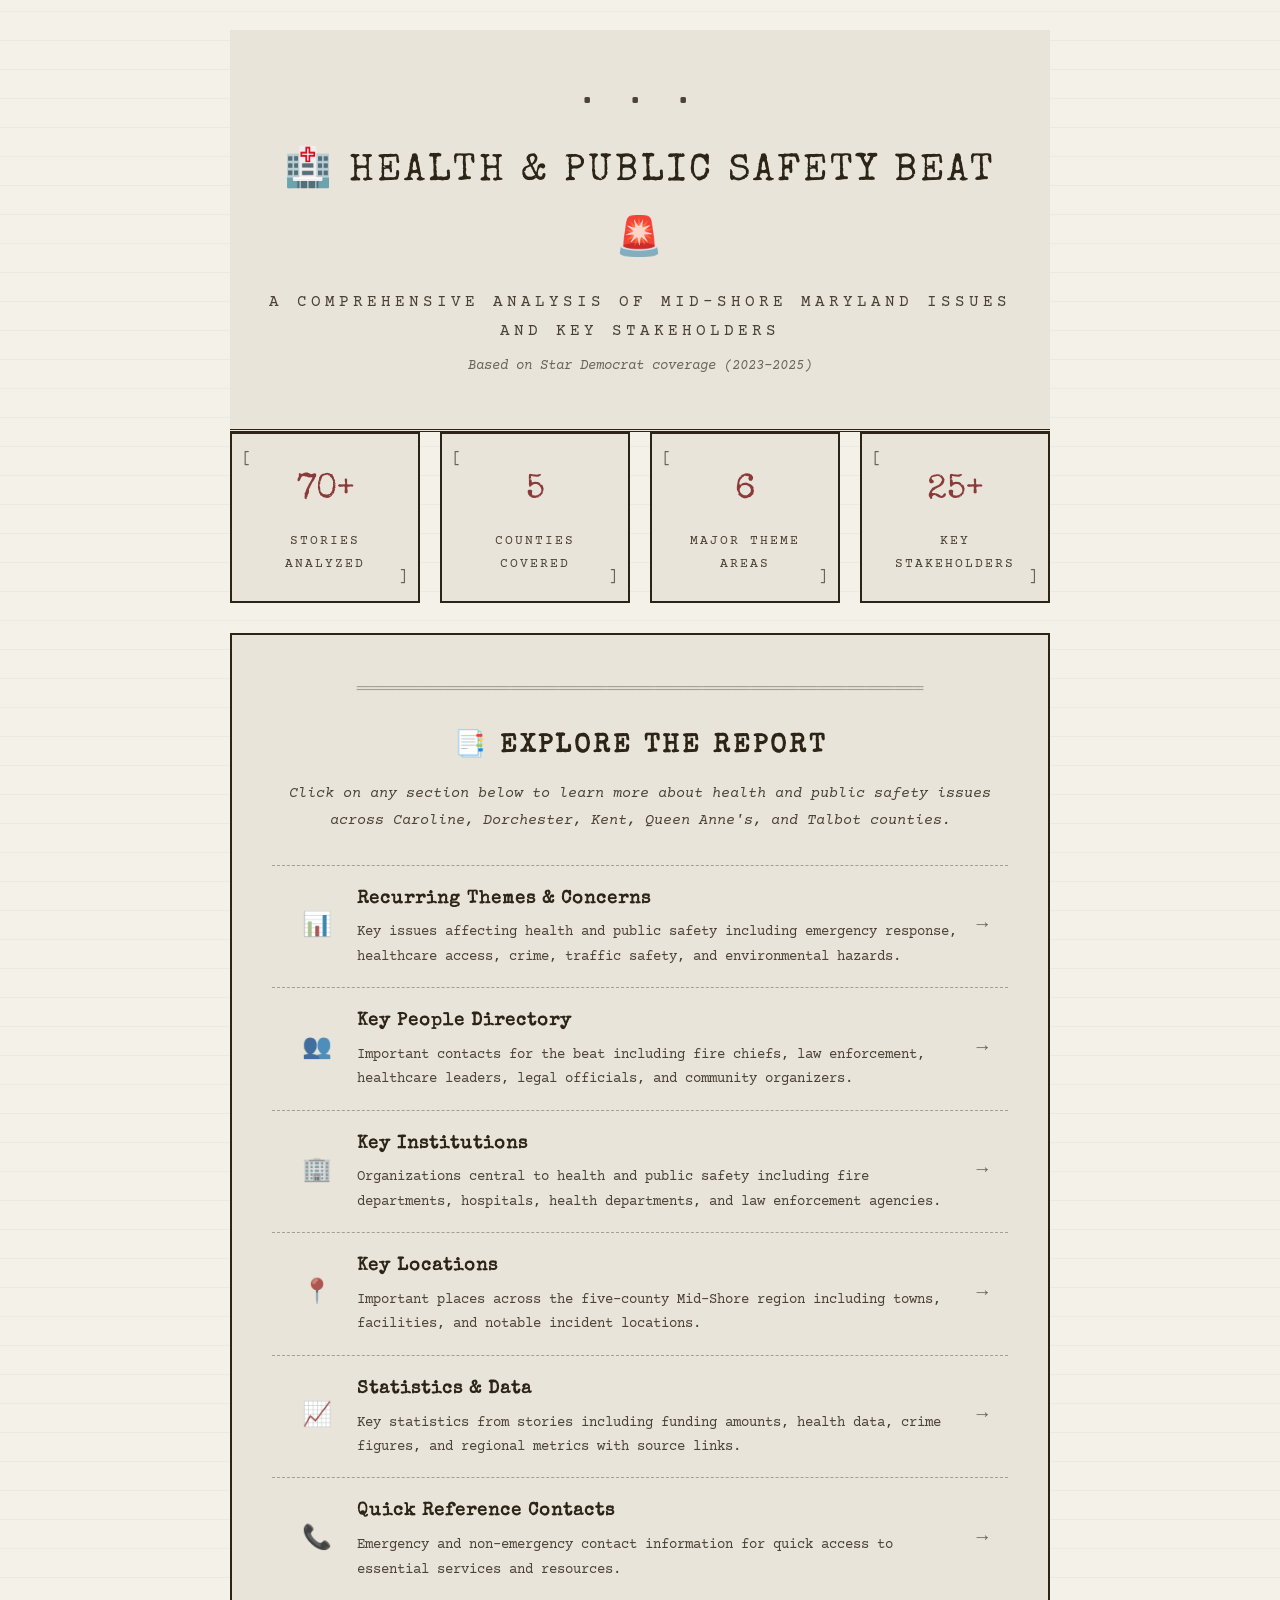
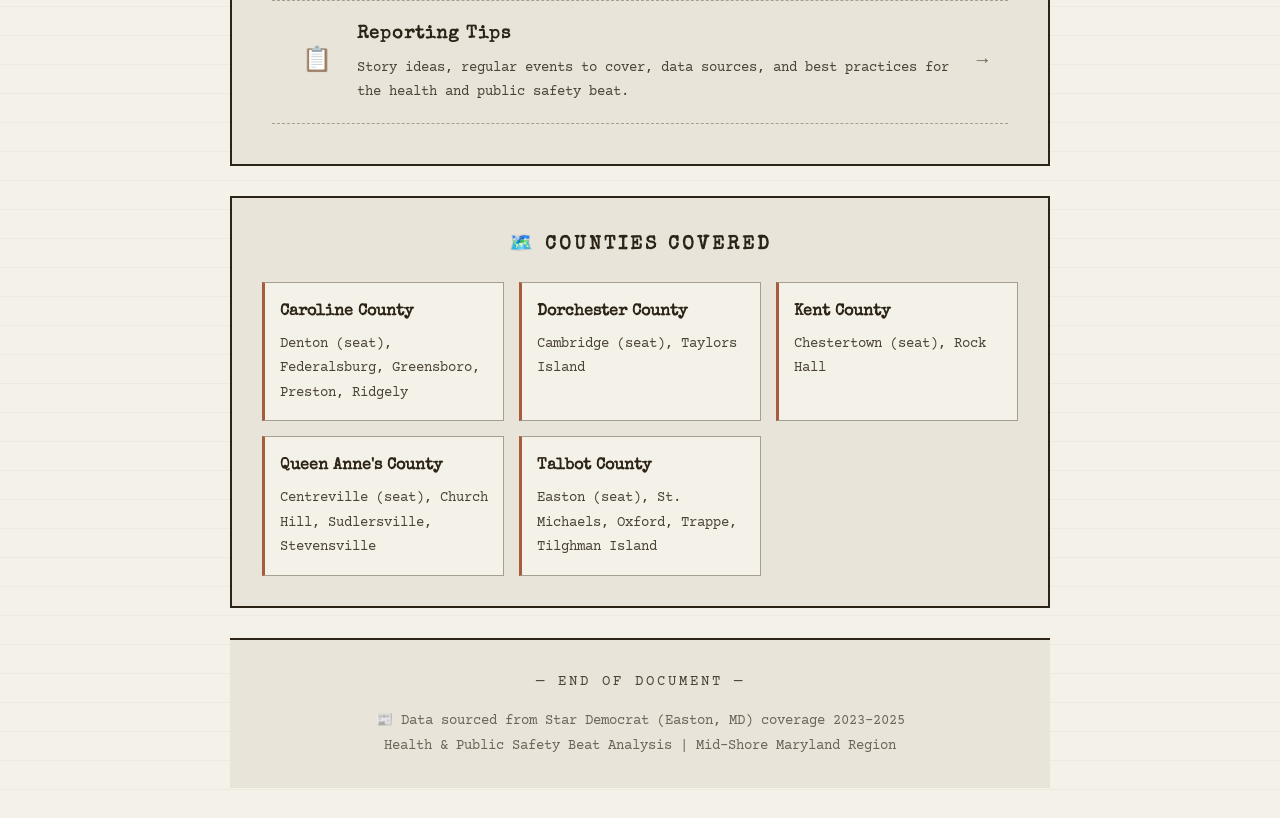
<file: charleston/stardem_final/health_safety_site/index.html>
<!DOCTYPE html>
<html lang="en">
<head>
    <meta charset="UTF-8">
    <meta name="viewport" content="width=device-width, initial-scale=1.0">
    <title>Health & Public Safety Beat: Mid-Shore Maryland</title>
    <link rel="stylesheet" href="styles.css">
</head>
<body>
    <div class="container">
        <header class="hero">
            <h1>🏥 Health & Public Safety Beat 🚨</h1>
            <p class="subtitle">A Comprehensive Analysis of Mid-Shore Maryland Issues and Key Stakeholders</p>
            <p class="source"><em>Based on Star Democrat coverage (2023-2025)</em></p>
        </header>
        
        <!-- Summary Statistics -->
        <div class="summary-stats">
            <div class="stat-card">
                <div class="number">70+</div>
                <div class="label">Stories Analyzed</div>
            </div>
            <div class="stat-card">
                <div class="number">5</div>
                <div class="label">Counties Covered</div>
            </div>
            <div class="stat-card">
                <div class="number">6</div>
                <div class="label">Major Theme Areas</div>
            </div>
            <div class="stat-card">
                <div class="number">25+</div>
                <div class="label">Key Stakeholders</div>
            </div>
        </div>
        
        <!-- Table of Contents / Navigation -->
        <nav class="toc-home">
            <h2>📑 Explore the Report</h2>
            <p class="toc-intro">Click on any section below to learn more about health and public safety issues across Caroline, Dorchester, Kent, Queen Anne's, and Talbot counties.</p>
            
            <div class="toc-grid">
                <a href="recurring-themes.html" class="toc-card themes">
                    <div class="toc-icon">📊</div>
                    <div class="toc-content">
                        <h3>Recurring Themes & Concerns</h3>
                        <p>Key issues affecting health and public safety including emergency response, healthcare access, crime, traffic safety, and environmental hazards.</p>
                    </div>
                    <div class="toc-arrow">→</div>
                </a>
                
                <a href="key-people.html" class="toc-card people">
                    <div class="toc-icon">👥</div>
                    <div class="toc-content">
                        <h3>Key People Directory</h3>
                        <p>Important contacts for the beat including fire chiefs, law enforcement, healthcare leaders, legal officials, and community organizers.</p>
                    </div>
                    <div class="toc-arrow">→</div>
                </a>
                
                <a href="key-institutions.html" class="toc-card institutions">
                    <div class="toc-icon">🏢</div>
                    <div class="toc-content">
                        <h3>Key Institutions</h3>
                        <p>Organizations central to health and public safety including fire departments, hospitals, health departments, and law enforcement agencies.</p>
                    </div>
                    <div class="toc-arrow">→</div>
                </a>
                
                <a href="key-locations.html" class="toc-card locations">
                    <div class="toc-icon">📍</div>
                    <div class="toc-content">
                        <h3>Key Locations</h3>
                        <p>Important places across the five-county Mid-Shore region including towns, facilities, and notable incident locations.</p>
                    </div>
                    <div class="toc-arrow">→</div>
                </a>
                
                <a href="statistics.html" class="toc-card stats">
                    <div class="toc-icon">📈</div>
                    <div class="toc-content">
                        <h3>Statistics & Data</h3>
                        <p>Key statistics from stories including funding amounts, health data, crime figures, and regional metrics with source links.</p>
                    </div>
                    <div class="toc-arrow">→</div>
                </a>
                
                <a href="quick-contacts.html" class="toc-card contacts">
                    <div class="toc-icon">📞</div>
                    <div class="toc-content">
                        <h3>Quick Reference Contacts</h3>
                        <p>Emergency and non-emergency contact information for quick access to essential services and resources.</p>
                    </div>
                    <div class="toc-arrow">→</div>
                </a>
                
                <a href="reporting-tips.html" class="toc-card tips">
                    <div class="toc-icon">📋</div>
                    <div class="toc-content">
                        <h3>Reporting Tips</h3>
                        <p>Story ideas, regular events to cover, data sources, and best practices for the health and public safety beat.</p>
                    </div>
                    <div class="toc-arrow">→</div>
                </a>
            </div>
        </nav>
        
        <!-- Counties Overview -->
        <section class="counties-section">
            <h2>🗺️ Counties Covered</h2>
            <div class="counties-grid">
                <div class="county-card">
                    <h4>Caroline County</h4>
                    <p>Denton (seat), Federalsburg, Greensboro, Preston, Ridgely</p>
                </div>
                <div class="county-card">
                    <h4>Dorchester County</h4>
                    <p>Cambridge (seat), Taylors Island</p>
                </div>
                <div class="county-card">
                    <h4>Kent County</h4>
                    <p>Chestertown (seat), Rock Hall</p>
                </div>
                <div class="county-card">
                    <h4>Queen Anne's County</h4>
                    <p>Centreville (seat), Church Hill, Sudlersville, Stevensville</p>
                </div>
                <div class="county-card">
                    <h4>Talbot County</h4>
                    <p>Easton (seat), St. Michaels, Oxford, Trappe, Tilghman Island</p>
                </div>
            </div>
        </section>
        
        <footer>
            <p>📰 Data sourced from Star Democrat (Easton, MD) coverage 2023-2025</p>
            <p>Health & Public Safety Beat Analysis | Mid-Shore Maryland Region</p>
        </footer>
    </div>
</body>
</html>
</file>
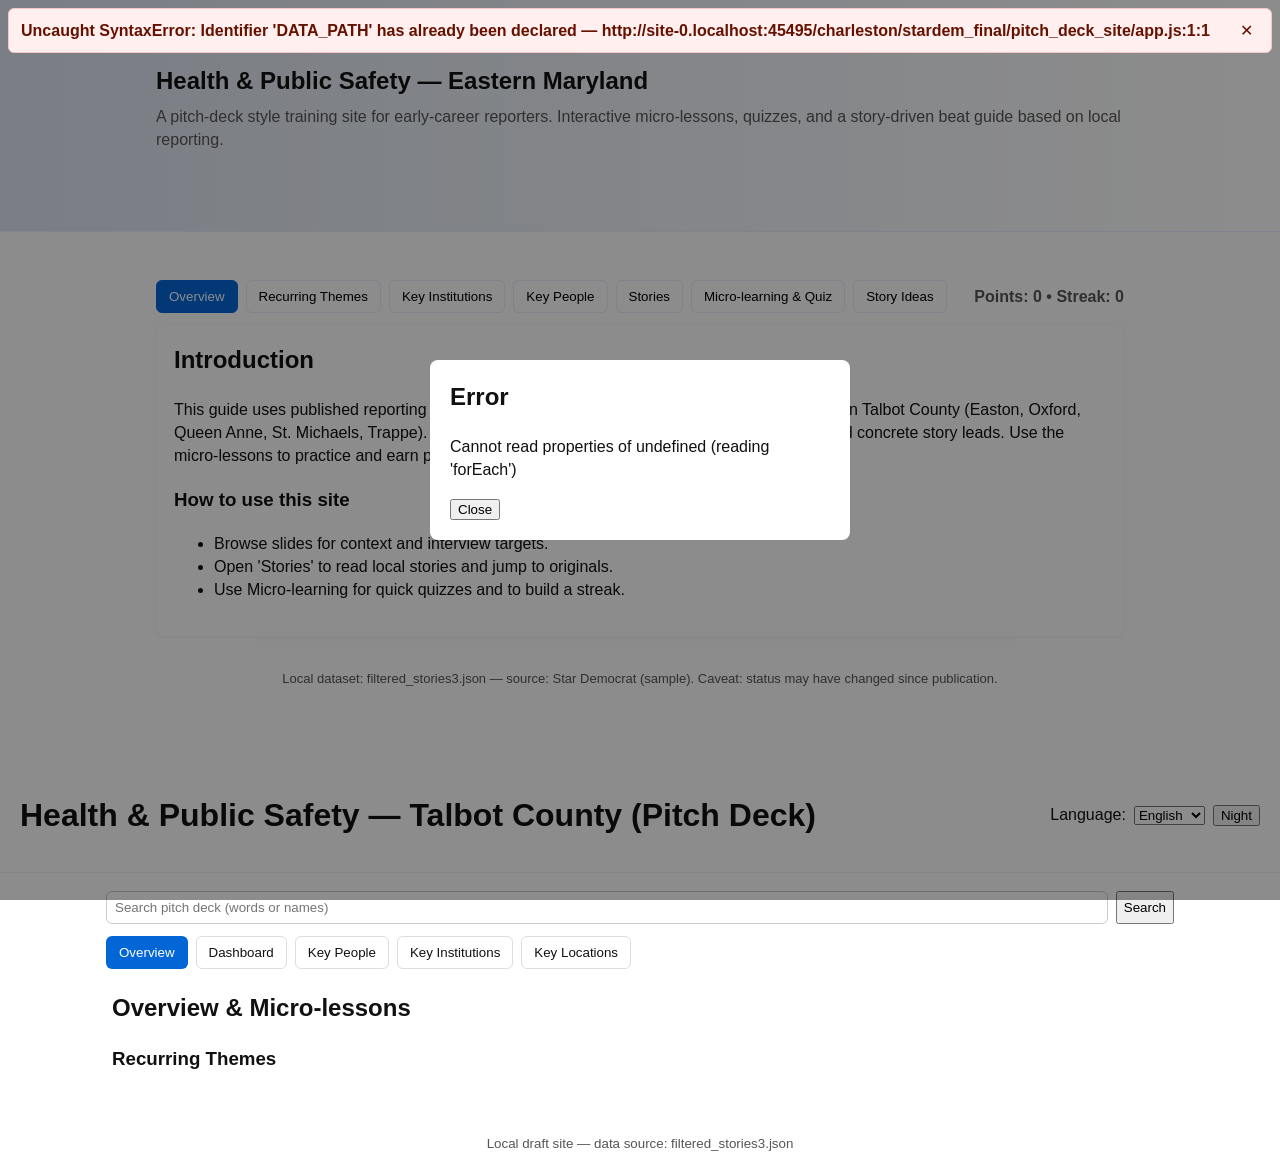
<file: charleston/stardem_final/pitch_deck_site/index.html>
<!doctype html>
<html lang="en">
<head>
  <meta charset="utf-8" />
  <meta name="viewport" content="width=device-width,initial-scale=1" />
  <title>Health & Public Safety — Pitch Deck for Reporters</title>
  <link rel="stylesheet" href="styles.css">
</head>
<body>
  <header class="hero">
    <div class="container">
      <h1>Health & Public Safety — Eastern Maryland</h1>
      <p class="lead">A pitch-deck style training site for early-career reporters. Interactive micro-lessons, quizzes, and a story-driven beat guide based on local reporting.</p>
    </div>
  </header>

  <main class="container">
    <nav class="deck-nav">
      <button data-slide="overview" class="active">Overview</button>
      <button data-slide="themes">Recurring Themes</button>
      <button data-slide="institutions">Key Institutions</button>
      <button data-slide="people">Key People</button>
      <button data-slide="stories">Stories</button>
      <button data-slide="micro">Micro-learning & Quiz</button>
      <button data-slide="ideas">Story Ideas</button>
      <div class="score">Points: <span id="points">0</span> • Streak: <span id="streak">0</span></div>
    </nav>

    <section id="slides">
      <article id="overview" class="slide active">
        <h2>Introduction</h2>
        <p>This guide uses published reporting (sampled) to orient you to covering Health & Public Safety in Talbot County (Easton, Oxford, Queen Anne, St. Michaels, Trappe). It highlights common themes, institutions, people, data, and concrete story leads. Use the micro-lessons to practice and earn points.</p>
        <h3>How to use this site</h3>
        <ul>
          <li>Browse slides for context and interview targets.</li>
          <li>Open 'Stories' to read local stories and jump to originals.</li>
          <li>Use Micro-learning for quick quizzes and to build a streak.</li>
        </ul>
      </article>

      <article id="themes" class="slide">
        <h2>Recurring Themes</h2>
        <div id="themesList">Loading themes...</div>
      </article>

      <article id="institutions" class="slide">
        <h2>Key Institutions</h2>
        <div id="institutionsList">Loading institutions...</div>
      </article>

      <article id="people" class="slide">
        <h2>Key People / Contact List</h2>
        <div id="peopleList">Loading people...</div>
      </article>

      <article id="stories" class="slide">
        <h2>Source Stories</h2>
        <div id="storyList">Loading stories...</div>
      </article>

      <article id="micro" class="slide">
        <h2>Micro-learning & Quiz</h2>
        <div id="microCard">Loading micro-lessons...</div>
        <div id="quizArea"></div>
      </article>

      <article id="ideas" class="slide">
        <h2>Underreported Angles & Story Ideas</h2>
        <div id="ideasList">Loading ideas...</div>
      </article>
    </section>

    <footer class="footnote">Local dataset: filtered_stories3.json — source: Star Democrat (sample). Caveat: status may have changed since publication.</footer>
  </main>

  <script src="app.js"></script>
</body>
</html>
<!doctype html>
<html lang="en">
<head>
  <meta charset="utf-8" />
  <meta name="viewport" content="width=device-width,initial-scale=1" />
  <title>Health & Public Safety — Pitch Deck</title>
  <link rel="stylesheet" href="styles.css">
</head>
<body>
  <header>
    <h1>Health & Public Safety — Talbot County (Pitch Deck)</h1>
    <div class="controls">
      <label for="lang">Language:</label>
      <select id="lang"><option value="en">English</option><option value="es">Español</option></select>
      <button id="modeToggle">Night</button>
    </div>
  </header>

  <main>
    <section id="searchPanel">
      <input id="search" placeholder="Search pitch deck (words or names)" />
      <button id="searchBtn">Search</button>
    </section>

    <section id="deck">
      <nav id="deckNav">
        <button data-view="overview" class="active">Overview</button>
        <button data-view="dashboard">Dashboard</button>
        <button data-view="people">Key People</button>
        <button data-view="institutions">Key Institutions</button>
        <button data-view="locations">Key Locations</button>
      </nav>
      <article id="content">
        <div id="overviewView" class="view">
          <h2>Overview & Micro-lessons</h2>
          <div id="microLessons"></div>
          <h3>Recurring Themes</h3>
          <div id="themes"></div>
        </div>

        <div id="dashboardView" class="view hidden">
          <h2>Dashboard</h2>
          <div id="stats"></div>
          <canvas id="wordcloud" width="600" height="300"></canvas>
          <p class="hint">Click a word to jump to its explanation in the deck.</p>
        </div>

        <div id="peopleView" class="view hidden">
          <h2>Key People</h2>
          <ul id="peopleList"></ul>
        </div>

        <div id="institutionsView" class="view hidden">
          <h2>Key Institutions</h2>
          <ul id="institutionsList"></ul>
        </div>

        <div id="locationsView" class="view hidden">
          <h2>Key Locations</h2>
          <ul id="locationsList"></ul>
        </div>
      </article>
    </section>
  </main>

  <div id="errorScreen" class="hidden">
    <div class="errorBox">
      <h2>Error</h2>
      <p id="errorMsg">An unexpected error occurred.</p>
      <button id="errorClose">Close</button>
    </div>
  </div>

  <footer>
    <small>Local draft site — data source: filtered_stories3.json</small>
  </footer>

  <script src="app.js"></script>
</body>
</html>
</file>
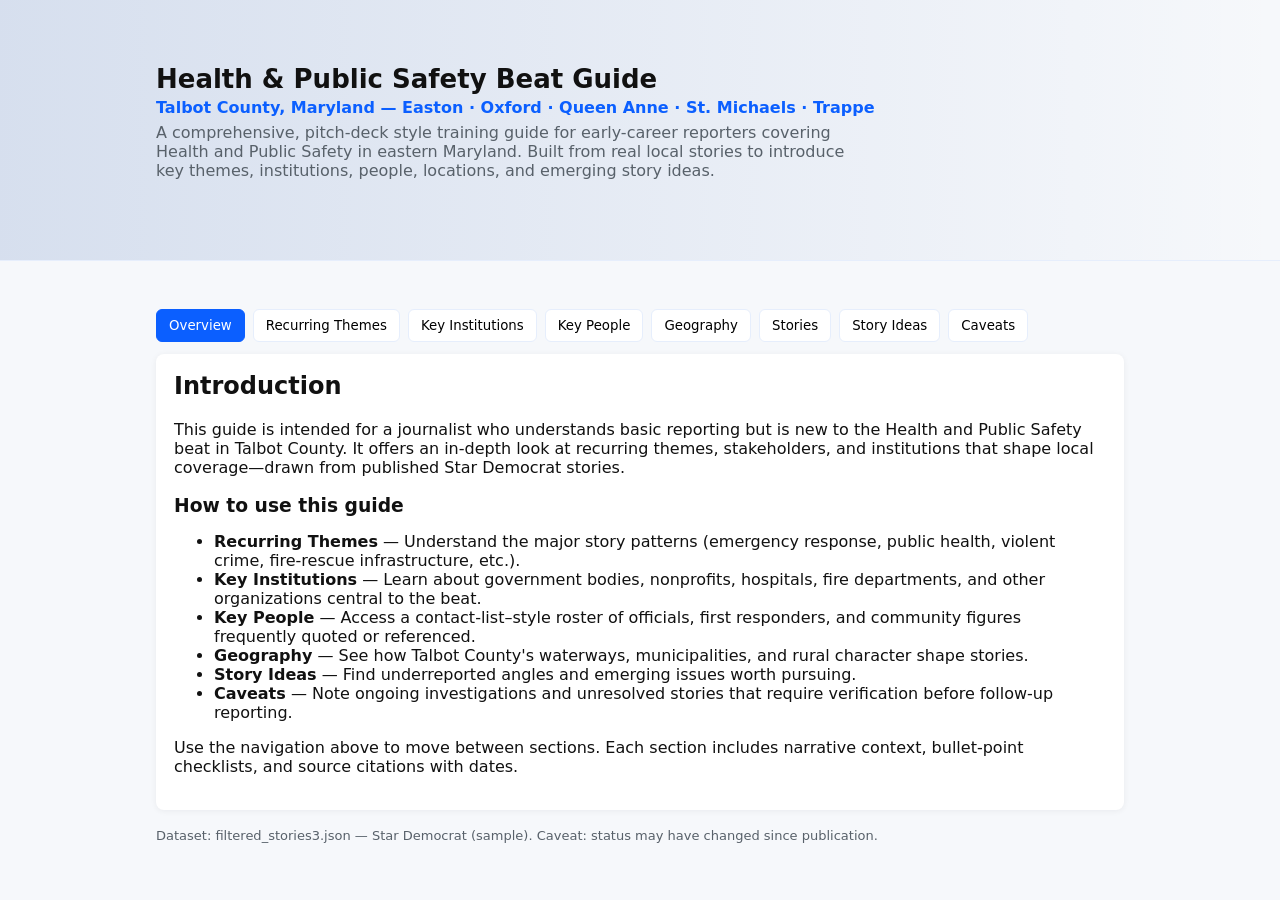
<file: charleston/stardem_final/webpage/index.html>
<!doctype html>
<html lang="en">
<head>
  <meta charset="utf-8" />
  <meta name="viewport" content="width=device-width,initial-scale=1" />
  <title>Health & Public Safety — Pitch Deck for Reporters</title>
  <link rel="stylesheet" href="styles.css">
</head>
<body>
  <header class="hero">
    <div class="container">
      <h1>Health &amp; Public Safety Beat Guide</h1>
      <p class="subtitle">Talbot County, Maryland — Easton · Oxford · Queen Anne · St. Michaels · Trappe</p>
      <p class="lead">A comprehensive, pitch-deck style training guide for early-career reporters covering Health and Public Safety in eastern Maryland. Built from real local stories to introduce key themes, institutions, people, locations, and emerging story ideas.</p>
    </div>
  </header>

  <main class="container">
    <nav class="deck-nav">
      <button data-slide="overview" class="active">Overview</button>
      <button data-slide="themes">Recurring Themes</button>
      <button data-slide="institutions">Key Institutions</button>
      <button data-slide="people">Key People</button>
      <button data-slide="geography">Geography</button>
      <button data-slide="stories">Stories</button>
      <button data-slide="ideas">Story Ideas</button>
      <button data-slide="caveats">Caveats</button>
    </nav>

    <section id="slides">

      <!-- OVERVIEW -->
      <article id="overview" class="slide active">
        <h2>Introduction</h2>
        <p>This guide is intended for a journalist who understands basic reporting but is new to the Health and Public Safety beat in Talbot County. It offers an in-depth look at recurring themes, stakeholders, and institutions that shape local coverage—drawn from published Star Democrat stories.</p>
        <h3>How to use this guide</h3>
        <ul>
          <li><strong>Recurring Themes</strong> — Understand the major story patterns (emergency response, public health, violent crime, fire-rescue infrastructure, etc.).</li>
          <li><strong>Key Institutions</strong> — Learn about government bodies, nonprofits, hospitals, fire departments, and other organizations central to the beat.</li>
          <li><strong>Key People</strong> — Access a contact-list–style roster of officials, first responders, and community figures frequently quoted or referenced.</li>
          <li><strong>Geography</strong> — See how Talbot County's waterways, municipalities, and rural character shape stories.</li>
          <li><strong>Story Ideas</strong> — Find underreported angles and emerging issues worth pursuing.</li>
          <li><strong>Caveats</strong> — Note ongoing investigations and unresolved stories that require verification before follow-up reporting.</li>
        </ul>
        <p>Use the navigation above to move between sections. Each section includes narrative context, bullet-point checklists, and source citations with dates.</p>
      </article>

      <!-- RECURRING THEMES -->
      <article id="themes" class="slide">
        <h2>Recurring Themes &amp; Issues</h2>
        <p>The dataset reveals several persistent story patterns. Each theme below is described in narrative form, with key institutions, stakeholders, competing viewpoints, and example stories cited by date.</p>
        <div id="themesList">Loading themes...</div>
      </article>

      <!-- KEY INSTITUTIONS -->
      <article id="institutions" class="slide">
        <h2>Key Institutions</h2>
        <p>The following institutions appear frequently in local Health and Public Safety coverage. Each entry describes what the organization does, who leads it, and how it connects to the beat.</p>
        <div id="institutionsList">Loading institutions...</div>
      </article>

      <!-- KEY PEOPLE -->
      <article id="people" class="slide">
        <h2>Key People — Contact List</h2>
        <p>This roster includes first and last names, roles, and contact information (where available) for officials, first responders, and community figures who are quoted, interviewed, or referenced in local stories. Reach out to them for sourcing, background, or comment.</p>
        <div id="peopleList">Loading people...</div>
      </article>

      <!-- GEOGRAPHY -->
      <article id="geography" class="slide">
        <h2>Geography &amp; Locations</h2>
        <p>Talbot County, on Maryland's Eastern Shore, is bounded by water—the Chesapeake Bay to the west, the Choptank River to the south, and smaller tributaries like Miles River and Eastern Bay. The county includes five municipalities: <strong>Easton</strong> (the county seat), <strong>Oxford</strong>, <strong>Queen Anne</strong>, <strong>St. Michaels</strong>, and <strong>Trappe</strong>. Its rural landscape, tidal waterways, and agricultural character strongly influence public-safety and health issues:</p>
        <ul>
          <li><strong>Water rescues</strong> — Kayakers, boaters, and swimmers regularly need assistance in areas like Broad Creek, Tilghman Island, and Miles River.</li>
          <li><strong>Volunteer fire challenges</strong> — Long travel distances to state-level trainings and the need for local infrastructure such as the A. James Clark Emergency Services Training Campus in Easton.</li>
          <li><strong>Heat-related health</strong> — Rural and waterfront communities may lack air conditioning; county health departments issue warnings and open cooling centers.</li>
          <li><strong>EMS access</strong> — Shore Regional Health in Easton is the primary hospital; some trauma patients are flown to Baltimore's R Adams Cowley Shock Trauma Center.</li>
        </ul>
        <div id="geographyList"></div>
      </article>

      <!-- STORIES -->
      <article id="stories" class="slide">
        <h2>Source Stories</h2>
        <p>Browse the dataset of published stories used to build this guide. Click any story to view full text in a new window.</p>
        <div id="storyList">Loading stories...</div>
      </article>

      <!-- STORY IDEAS -->
      <article id="ideas" class="slide">
        <h2>Story Ideas — Underreported Angles &amp; Emerging Issues</h2>
        <p>Below are proposed story ideas drawn from gaps, partial storylines, and emerging patterns in the dataset. Each includes recommended sources and locations.</p>
        <div id="ideasList">Loading ideas...</div>
      </article>

      <!-- CAVEATS -->
      <article id="caveats" class="slide">
        <h2>Caveats &amp; Verification Notes</h2>
        <p>Some stories in the dataset involve ongoing investigations, pending court cases, or unresolved policy debates. Before publishing follow-up coverage, verify current status with official sources.</p>
        <div id="caveatsList">Loading caveats...</div>
        <p class="footnote"><strong>General caveat:</strong> All information in this guide is drawn from published Star Democrat stories as of the dates indicated. Situations may have changed since publication. Confirm facts before use.</p>
      </article>

    </section>

    <footer class="footnote">Dataset: filtered_stories3.json — Star Democrat (sample). Caveat: status may have changed since publication.</footer>
  </main>

  <script src="app.js"></script>
</body>
</html>
</file>
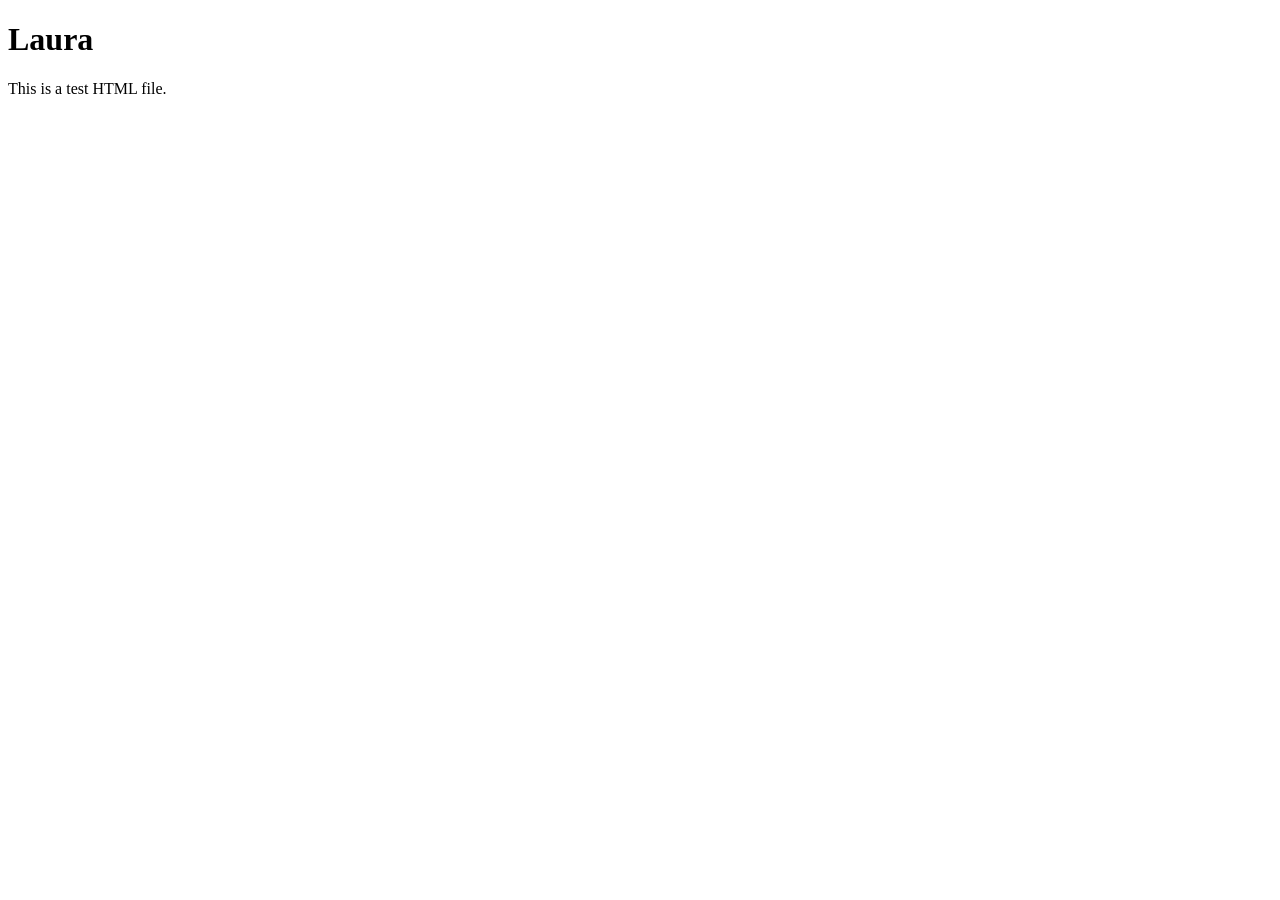
<file: test.html>
<!DOCTYPE html>
<html lang="en">
<head>
    <meta charset="UTF-8">
    <meta name="viewport" content="width=device-width, initial-scale=1.0">
    <title>Test HTML</title>
</head>
<body>
    <h1><blink>Laura</blink></h1>
    <p>This is a test HTML file.</p>
</body>
</html>
</file>
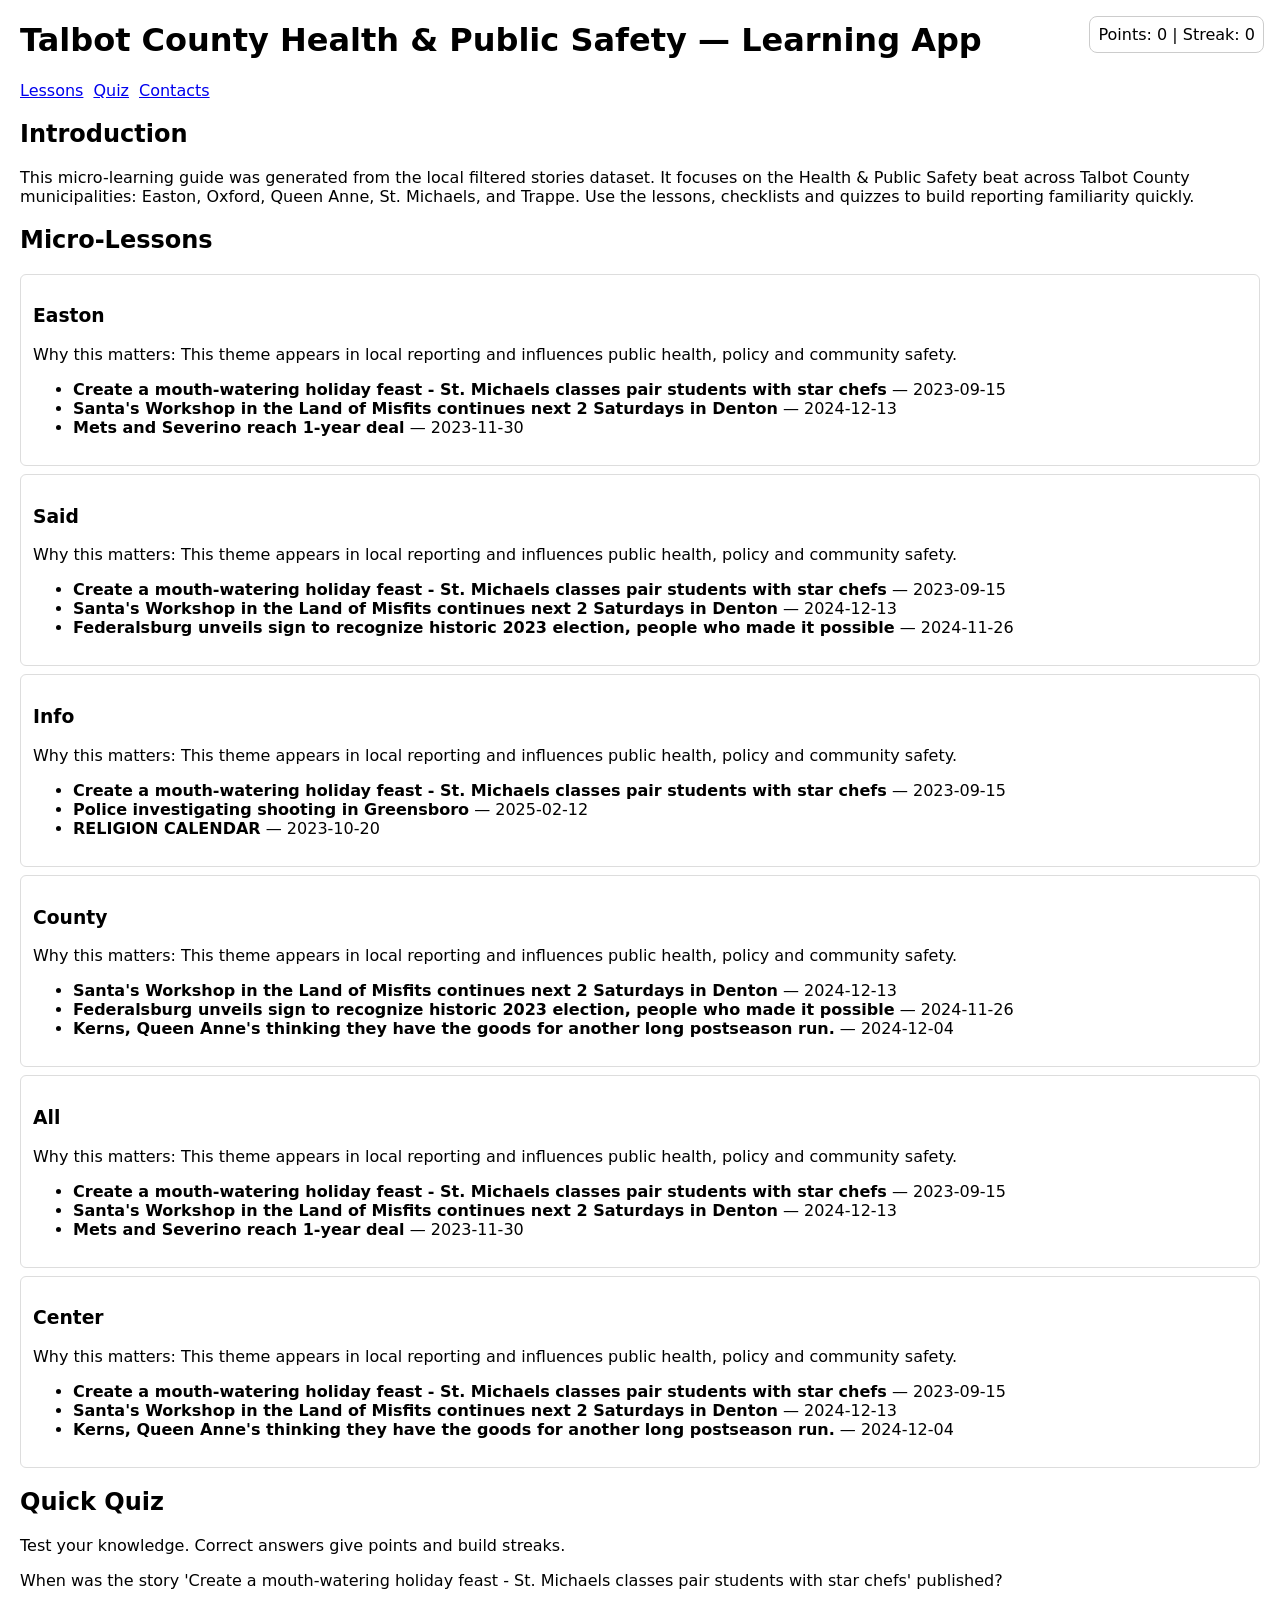
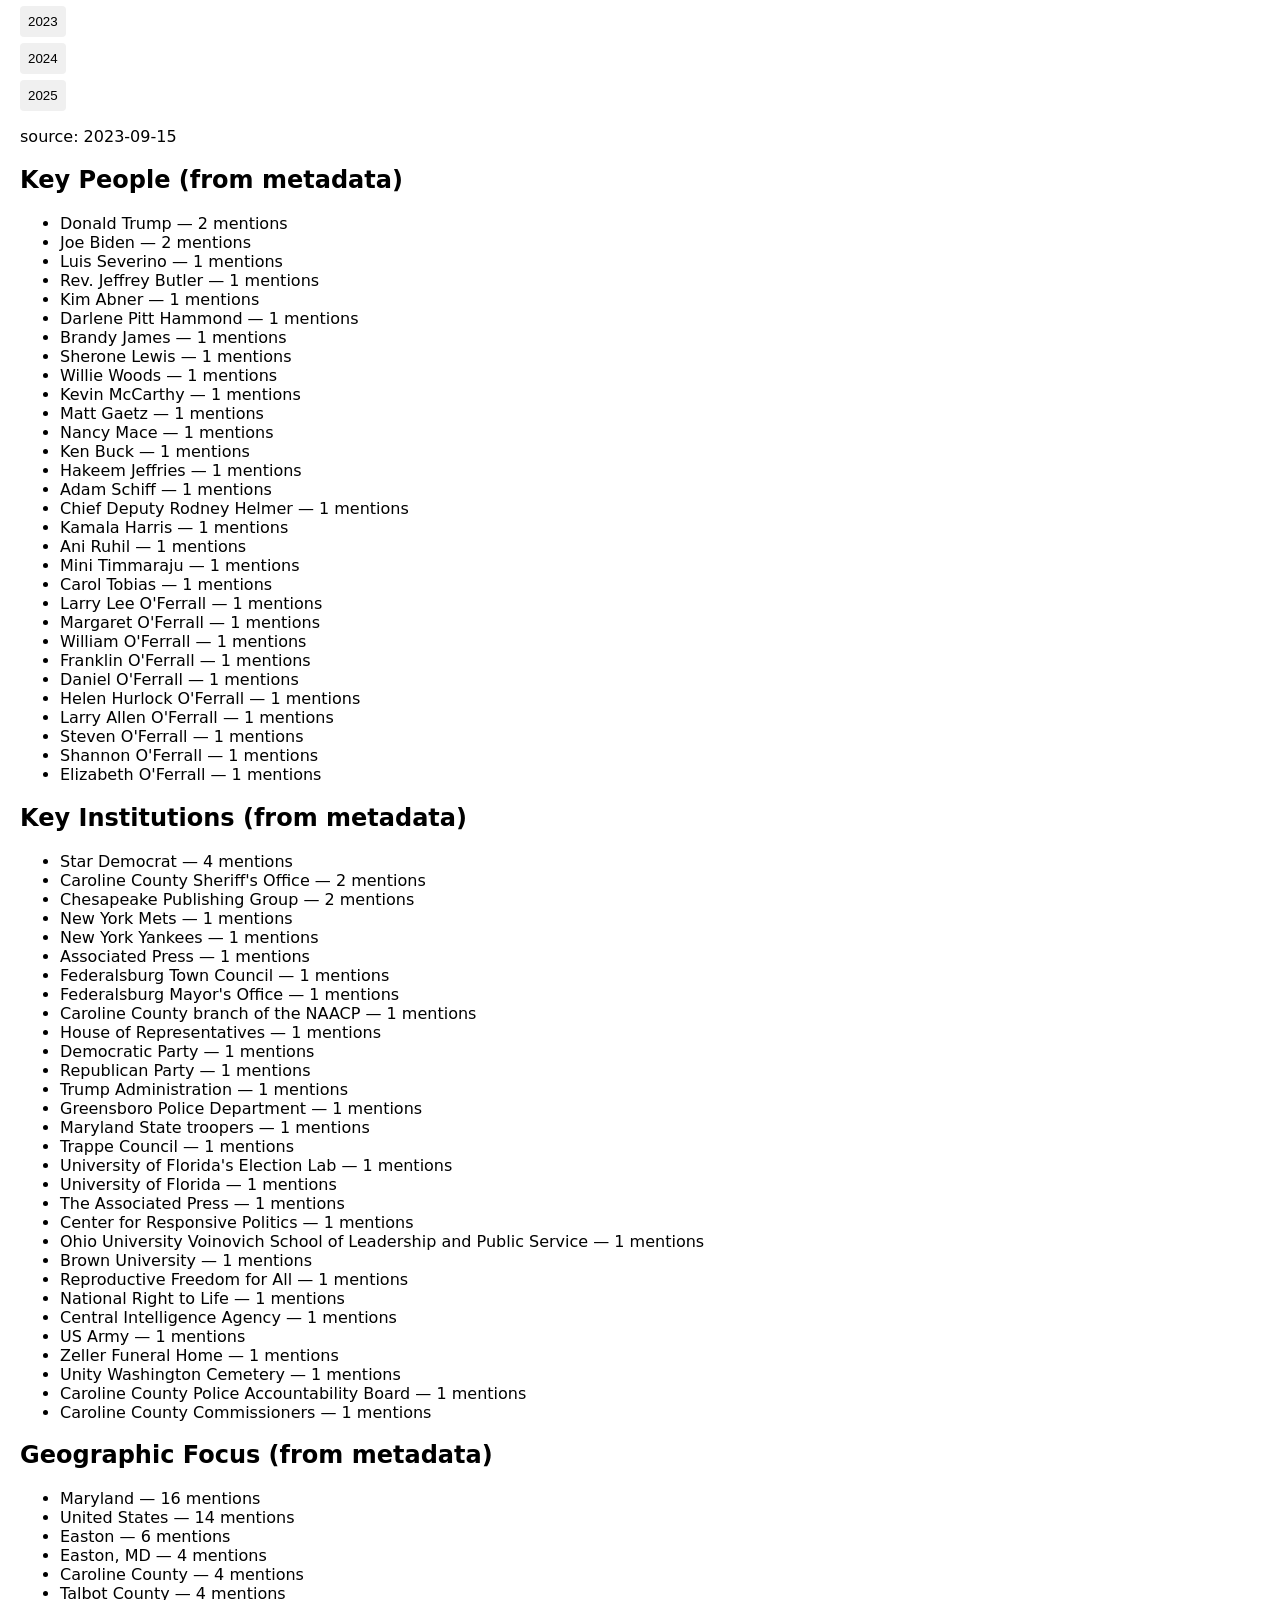
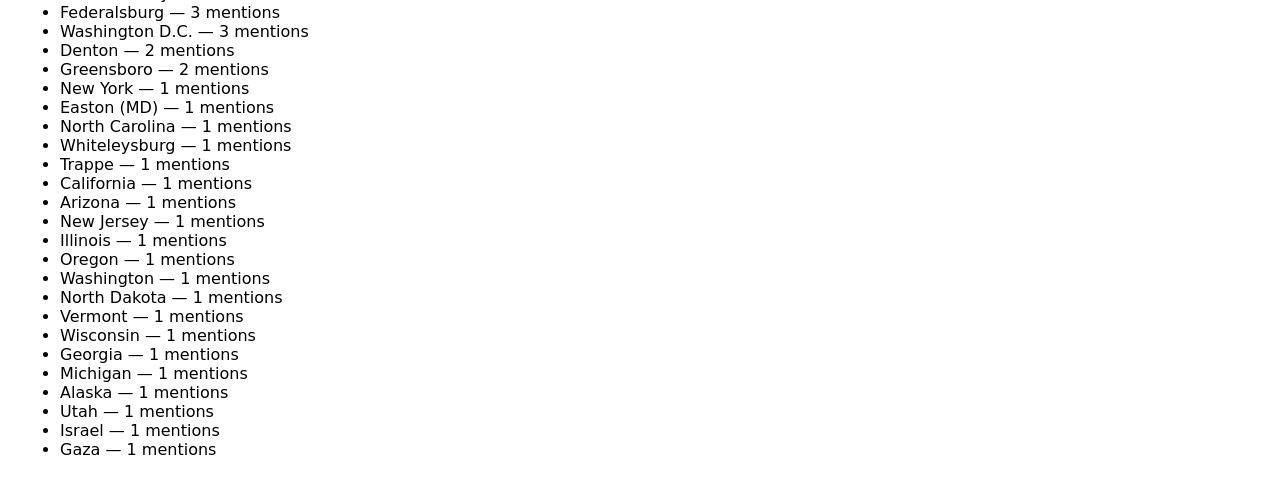
<file: charleston/stardem_nearly_final/learning_app.html>
<!doctype html>
<html>
<head>
    <meta charset="utf-8" />
    <title>Talbot County Health &amp; Public Safety — Learning App</title>
    <style>
        body{font-family:system-ui,Segoe UI,Roboto,Helvetica,Arial,sans-serif;margin:20px}
        .lesson{border:1px solid #ddd;padding:12px;margin:8px 0;border-radius:6px}
        .choice{display:block;margin:6px 0;padding:8px;background:#f0f0f0;border:0;border-radius:4px;cursor:pointer}
        .choice.correct{background:#c8e6c9}
        .choice.wrong{background:#ffcdd2}
        #score{position:fixed;right:16px;top:16px;background:#fff;border:1px solid #ccc;padding:8px;border-radius:8px}
        nav a{margin-right:10px}
    </style>
</head>
<body>
    <div id="score">Points: <span id="points">0</span> | Streak: <span id="streak">0</span></div>
    <h1>Talbot County Health &amp; Public Safety — Learning App</h1>
    <nav><a href="#lessons">Lessons</a><a href="#quiz">Quiz</a><a href="#contacts">Contacts</a></nav>
    <section id="intro">
        <h2>Introduction</h2>
        <p>This micro-learning guide was generated from the local filtered stories dataset. It focuses on the Health & Public Safety beat across Talbot County municipalities: Easton, Oxford, Queen Anne, St. Michaels, and Trappe. Use the lessons, checklists and quizzes to build reporting familiarity quickly.</p>
    </section>
    <section id="lessons">
        <h2>Micro-Lessons</h2>
        <section class="lesson"><h3>Easton</h3><p>Why this matters: This theme appears in local reporting and influences public health, policy and community safety.</p><ul><li><strong>Create a mouth-watering holiday feast - St. Michaels classes pair students with star chefs</strong> — 2023-09-15</li><li><strong>Santa&#x27;s Workshop in the Land of Misfits continues next 2 Saturdays in Denton</strong> — 2024-12-13</li><li><strong>Mets and Severino reach 1-year deal</strong> — 2023-11-30</li></ul></section><section class="lesson"><h3>Said</h3><p>Why this matters: This theme appears in local reporting and influences public health, policy and community safety.</p><ul><li><strong>Create a mouth-watering holiday feast - St. Michaels classes pair students with star chefs</strong> — 2023-09-15</li><li><strong>Santa&#x27;s Workshop in the Land of Misfits continues next 2 Saturdays in Denton</strong> — 2024-12-13</li><li><strong>Federalsburg unveils sign to recognize historic 2023 election, people who made it possible</strong> — 2024-11-26</li></ul></section><section class="lesson"><h3>Info</h3><p>Why this matters: This theme appears in local reporting and influences public health, policy and community safety.</p><ul><li><strong>Create a mouth-watering holiday feast - St. Michaels classes pair students with star chefs</strong> — 2023-09-15</li><li><strong>Police investigating shooting in Greensboro</strong> — 2025-02-12</li><li><strong>RELIGION CALENDAR</strong> — 2023-10-20</li></ul></section><section class="lesson"><h3>County</h3><p>Why this matters: This theme appears in local reporting and influences public health, policy and community safety.</p><ul><li><strong>Santa&#x27;s Workshop in the Land of Misfits continues next 2 Saturdays in Denton</strong> — 2024-12-13</li><li><strong>Federalsburg unveils sign to recognize historic 2023 election, people who made it possible</strong> — 2024-11-26</li><li><strong>Kerns, Queen Anne&#x27;s thinking they have the goods for another long postseason run.</strong> — 2024-12-04</li></ul></section><section class="lesson"><h3>All</h3><p>Why this matters: This theme appears in local reporting and influences public health, policy and community safety.</p><ul><li><strong>Create a mouth-watering holiday feast - St. Michaels classes pair students with star chefs</strong> — 2023-09-15</li><li><strong>Santa&#x27;s Workshop in the Land of Misfits continues next 2 Saturdays in Denton</strong> — 2024-12-13</li><li><strong>Mets and Severino reach 1-year deal</strong> — 2023-11-30</li></ul></section><section class="lesson"><h3>Center</h3><p>Why this matters: This theme appears in local reporting and influences public health, policy and community safety.</p><ul><li><strong>Create a mouth-watering holiday feast - St. Michaels classes pair students with star chefs</strong> — 2023-09-15</li><li><strong>Santa&#x27;s Workshop in the Land of Misfits continues next 2 Saturdays in Denton</strong> — 2024-12-13</li><li><strong>Kerns, Queen Anne&#x27;s thinking they have the goods for another long postseason run.</strong> — 2024-12-04</li></ul></section>
    </section>
    <section id="quiz">
        <h2>Quick Quiz</h2>
        <p>Test your knowledge. Correct answers give points and build streaks.</p>
        <div class="q" data-correct="2023"><p class="qtext">When was the story &#x27;Create a mouth-watering holiday feast - St. Michaels classes pair students with star chefs&#x27; published?</p><div class="choices"><button class="choice" data-answer="2023">2023</button><button class="choice" data-answer="2023">2024</button><button class="choice" data-answer="2023">2025</button></div><p class="qmeta">source: 2023-09-15</p></div>
    </section>
    <section id="contacts">
        <h2>Key People (from metadata)</h2>
        <ul>
        <li>Donald Trump — 2 mentions</li>
<li>Joe Biden — 2 mentions</li>
<li>Luis Severino — 1 mentions</li>
<li>Rev. Jeffrey Butler — 1 mentions</li>
<li>Kim Abner — 1 mentions</li>
<li>Darlene Pitt Hammond — 1 mentions</li>
<li>Brandy James — 1 mentions</li>
<li>Sherone Lewis — 1 mentions</li>
<li>Willie Woods — 1 mentions</li>
<li>Kevin McCarthy — 1 mentions</li>
<li>Matt Gaetz — 1 mentions</li>
<li>Nancy Mace — 1 mentions</li>
<li>Ken Buck — 1 mentions</li>
<li>Hakeem Jeffries — 1 mentions</li>
<li>Adam Schiff — 1 mentions</li>
<li>Chief Deputy Rodney Helmer — 1 mentions</li>
<li>Kamala Harris — 1 mentions</li>
<li>Ani Ruhil — 1 mentions</li>
<li>Mini Timmaraju — 1 mentions</li>
<li>Carol Tobias — 1 mentions</li>
<li>Larry Lee O&#x27;Ferrall — 1 mentions</li>
<li>Margaret O&#x27;Ferrall — 1 mentions</li>
<li>William O&#x27;Ferrall — 1 mentions</li>
<li>Franklin O&#x27;Ferrall — 1 mentions</li>
<li>Daniel O&#x27;Ferrall — 1 mentions</li>
<li>Helen Hurlock O&#x27;Ferrall — 1 mentions</li>
<li>Larry Allen O&#x27;Ferrall — 1 mentions</li>
<li>Steven O&#x27;Ferrall — 1 mentions</li>
<li>Shannon O&#x27;Ferrall — 1 mentions</li>
<li>Elizabeth O&#x27;Ferrall — 1 mentions</li>
        </ul>
        <h2>Key Institutions (from metadata)</h2>
        <ul>
        <li>Star Democrat — 4 mentions</li>
<li>Caroline County Sheriff&#x27;s Office — 2 mentions</li>
<li>Chesapeake Publishing Group — 2 mentions</li>
<li>New York Mets — 1 mentions</li>
<li>New York Yankees — 1 mentions</li>
<li>Associated Press — 1 mentions</li>
<li>Federalsburg Town Council — 1 mentions</li>
<li>Federalsburg Mayor&#x27;s Office — 1 mentions</li>
<li>Caroline County branch of the NAACP — 1 mentions</li>
<li>House of Representatives — 1 mentions</li>
<li>Democratic Party — 1 mentions</li>
<li>Republican Party — 1 mentions</li>
<li>Trump Administration — 1 mentions</li>
<li>Greensboro Police Department — 1 mentions</li>
<li>Maryland State troopers — 1 mentions</li>
<li>Trappe Council — 1 mentions</li>
<li>University of Florida&#x27;s Election Lab — 1 mentions</li>
<li>University of Florida — 1 mentions</li>
<li>The Associated Press — 1 mentions</li>
<li>Center for Responsive Politics — 1 mentions</li>
<li>Ohio University Voinovich School of Leadership and Public Service — 1 mentions</li>
<li>Brown University — 1 mentions</li>
<li>Reproductive Freedom for All — 1 mentions</li>
<li>National Right to Life — 1 mentions</li>
<li>Central Intelligence Agency — 1 mentions</li>
<li>US Army — 1 mentions</li>
<li>Zeller Funeral Home — 1 mentions</li>
<li>Unity Washington Cemetery — 1 mentions</li>
<li>Caroline County Police Accountability Board — 1 mentions</li>
<li>Caroline County Commissioners — 1 mentions</li>
        </ul>
        <h2>Geographic Focus (from metadata)</h2>
        <ul>
        <li>Maryland — 16 mentions</li>
<li>United States — 14 mentions</li>
<li>Easton — 6 mentions</li>
<li>Easton, MD — 4 mentions</li>
<li>Caroline County — 4 mentions</li>
<li>Talbot County — 4 mentions</li>
<li>Federalsburg — 3 mentions</li>
<li>Washington D.C. — 3 mentions</li>
<li>Denton — 2 mentions</li>
<li>Greensboro — 2 mentions</li>
<li>New York — 1 mentions</li>
<li>Easton (MD) — 1 mentions</li>
<li>North Carolina — 1 mentions</li>
<li>Whiteleysburg — 1 mentions</li>
<li>Trappe — 1 mentions</li>
<li>California — 1 mentions</li>
<li>Arizona — 1 mentions</li>
<li>New Jersey — 1 mentions</li>
<li>Illinois — 1 mentions</li>
<li>Oregon — 1 mentions</li>
<li>Washington — 1 mentions</li>
<li>North Dakota — 1 mentions</li>
<li>Vermont — 1 mentions</li>
<li>Wisconsin — 1 mentions</li>
<li>Georgia — 1 mentions</li>
<li>Michigan — 1 mentions</li>
<li>Alaska — 1 mentions</li>
<li>Utah — 1 mentions</li>
<li>Israel — 1 mentions</li>
<li>Gaza — 1 mentions</li>
        </ul>
    </section>
    <script>
        const pointsEl = document.getElementById('points')
        const streakEl = document.getElementById('streak')
        function load(){
            pointsEl.textContent = localStorage.getItem('tl_points')||'0'
            streakEl.textContent = localStorage.getItem('tl_streak')||'0'
        }
        function save(points,streak){
            localStorage.setItem('tl_points', points)
            localStorage.setItem('tl_streak', streak)
        }
        load()
        document.querySelectorAll('.q').forEach(qel=>{
            qel.querySelectorAll('.choice').forEach(b=>{
                b.addEventListener('click', ()=>{
                    const correct = qel.dataset.correct
                    const answer = b.dataset.answer
                    let points = parseInt(localStorage.getItem('tl_points')||'0')
                    let streak = parseInt(localStorage.getItem('tl_streak')||'0')
                    if(answer === correct){
                        b.classList.add('correct')
                        points += 10
                        streak += 1
                    } else {
                        b.classList.add('wrong')
                        streak = 0
                    }
                    pointsEl.textContent = points
                    streakEl.textContent = streak
                    save(points,streak)
                    // disable siblings
                    qel.querySelectorAll('.choice').forEach(c=>c.disabled=true)
                })
            })
        })
    </script>
</body>
</html>
</file>
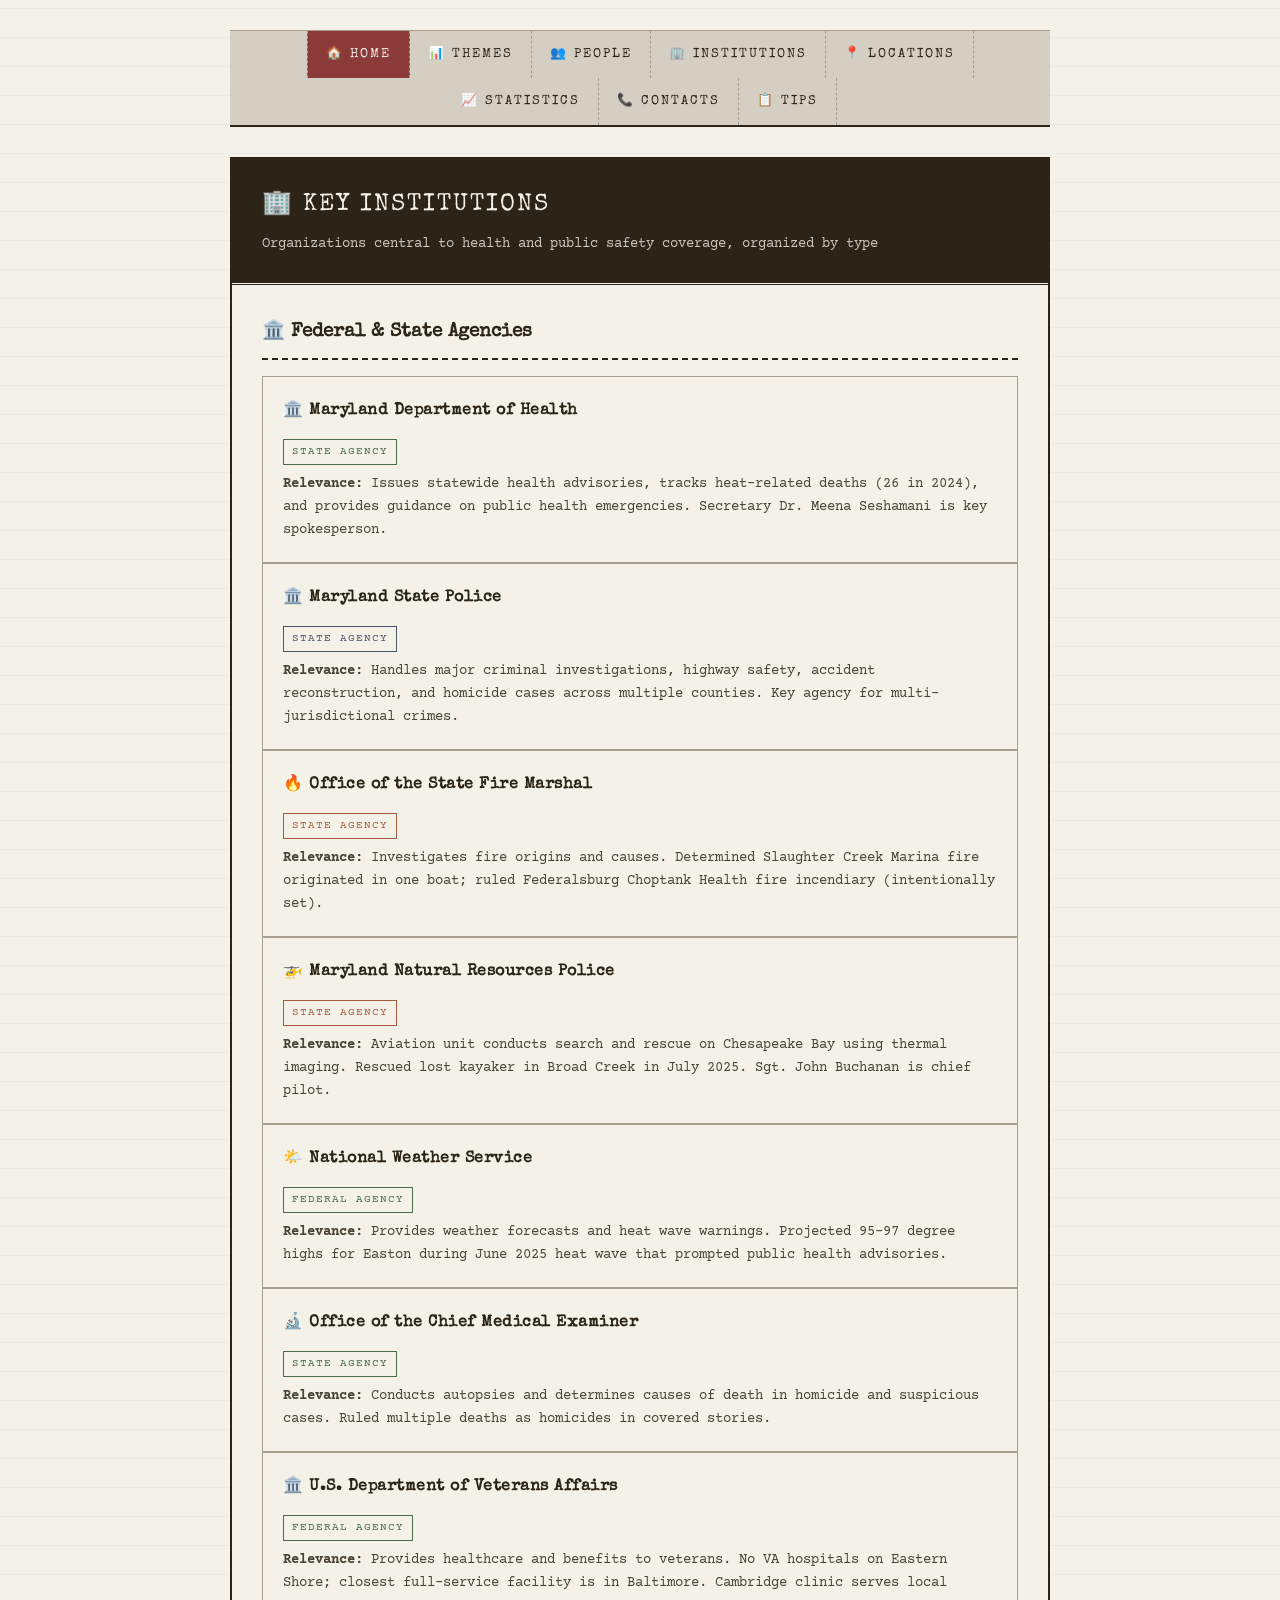
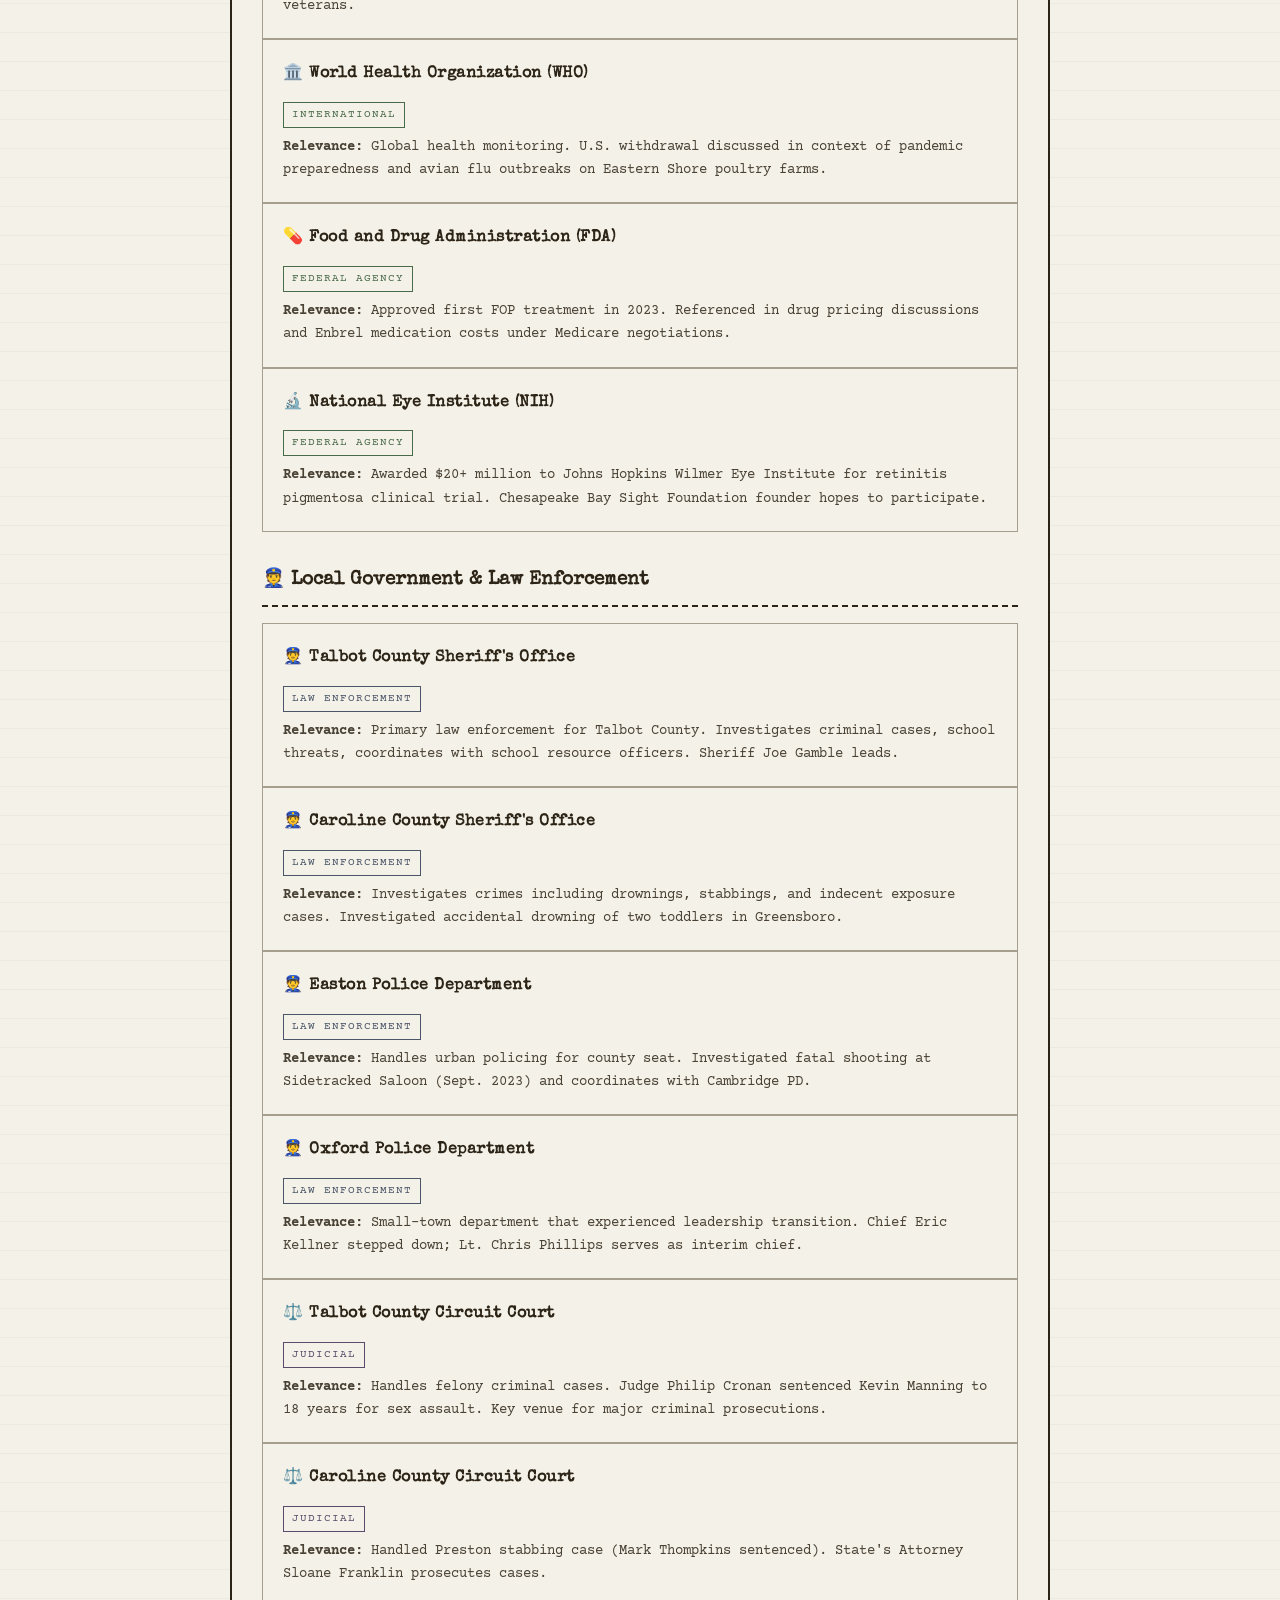
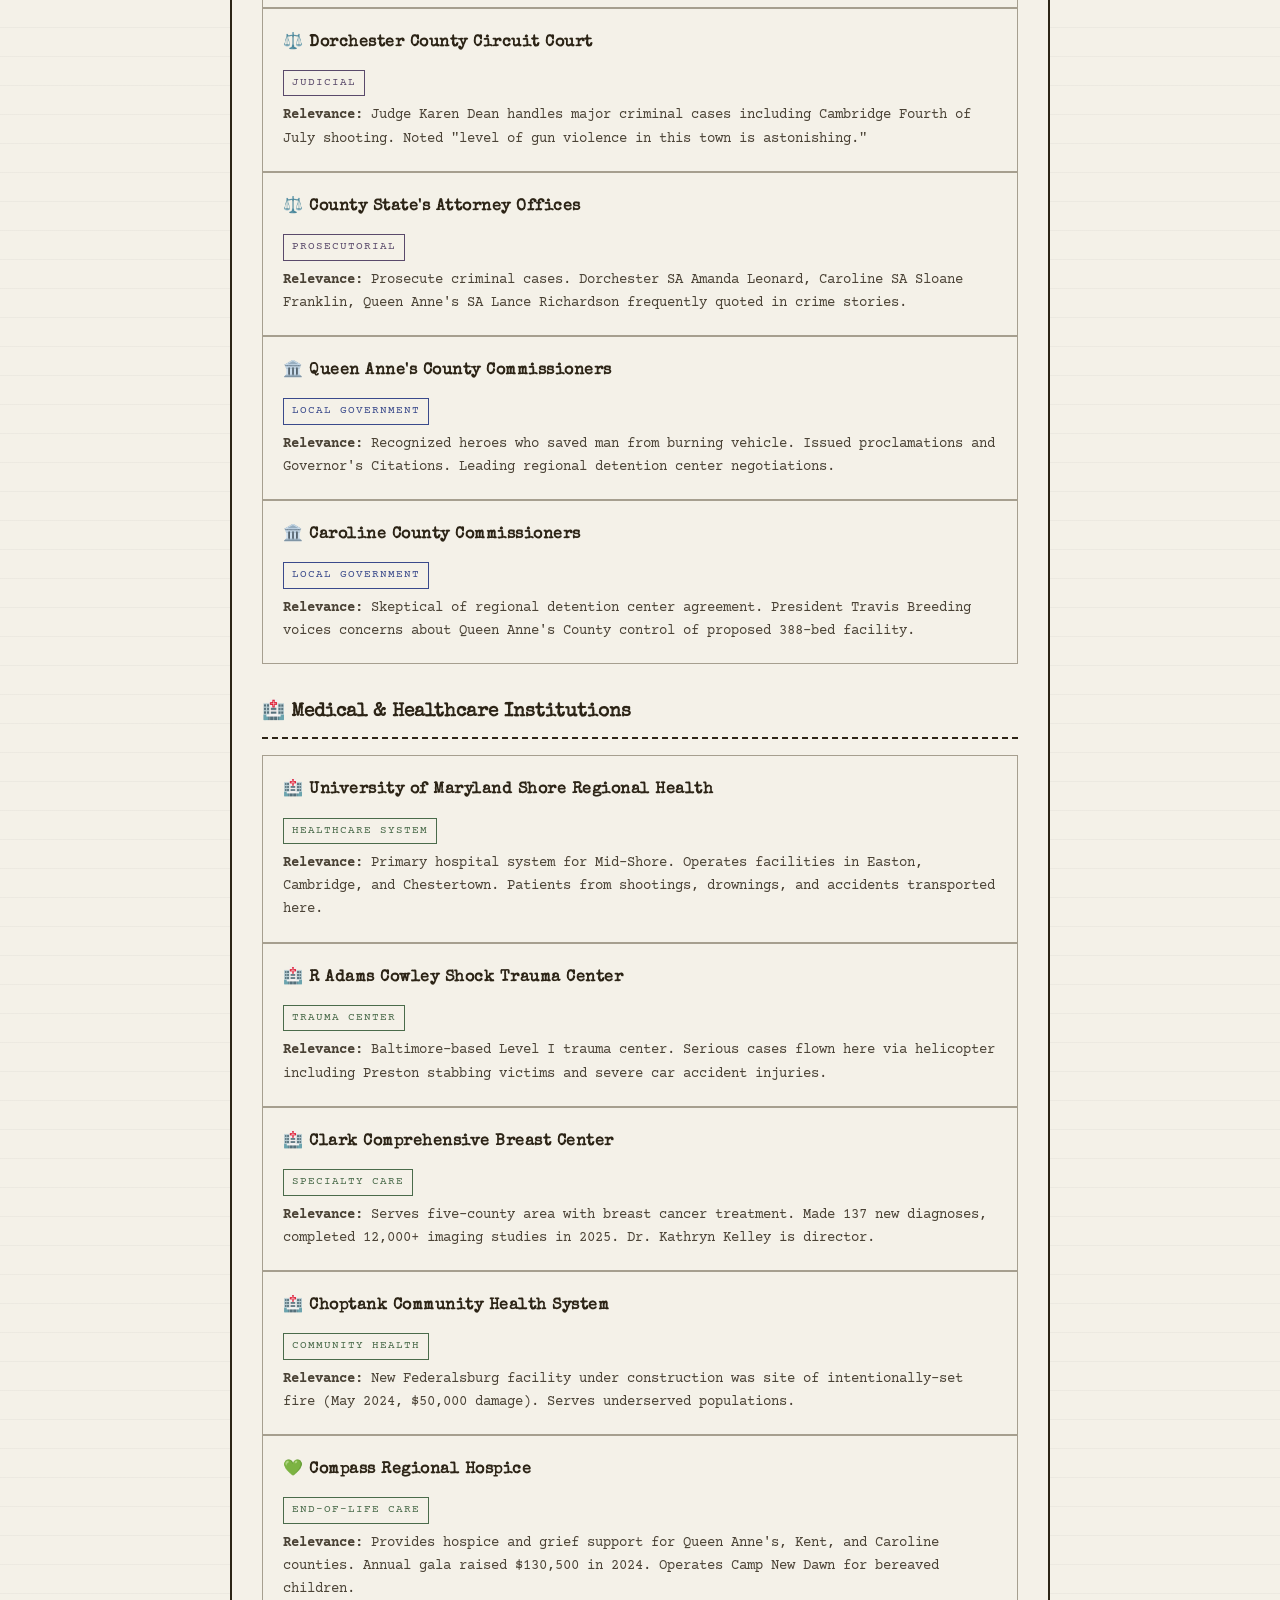
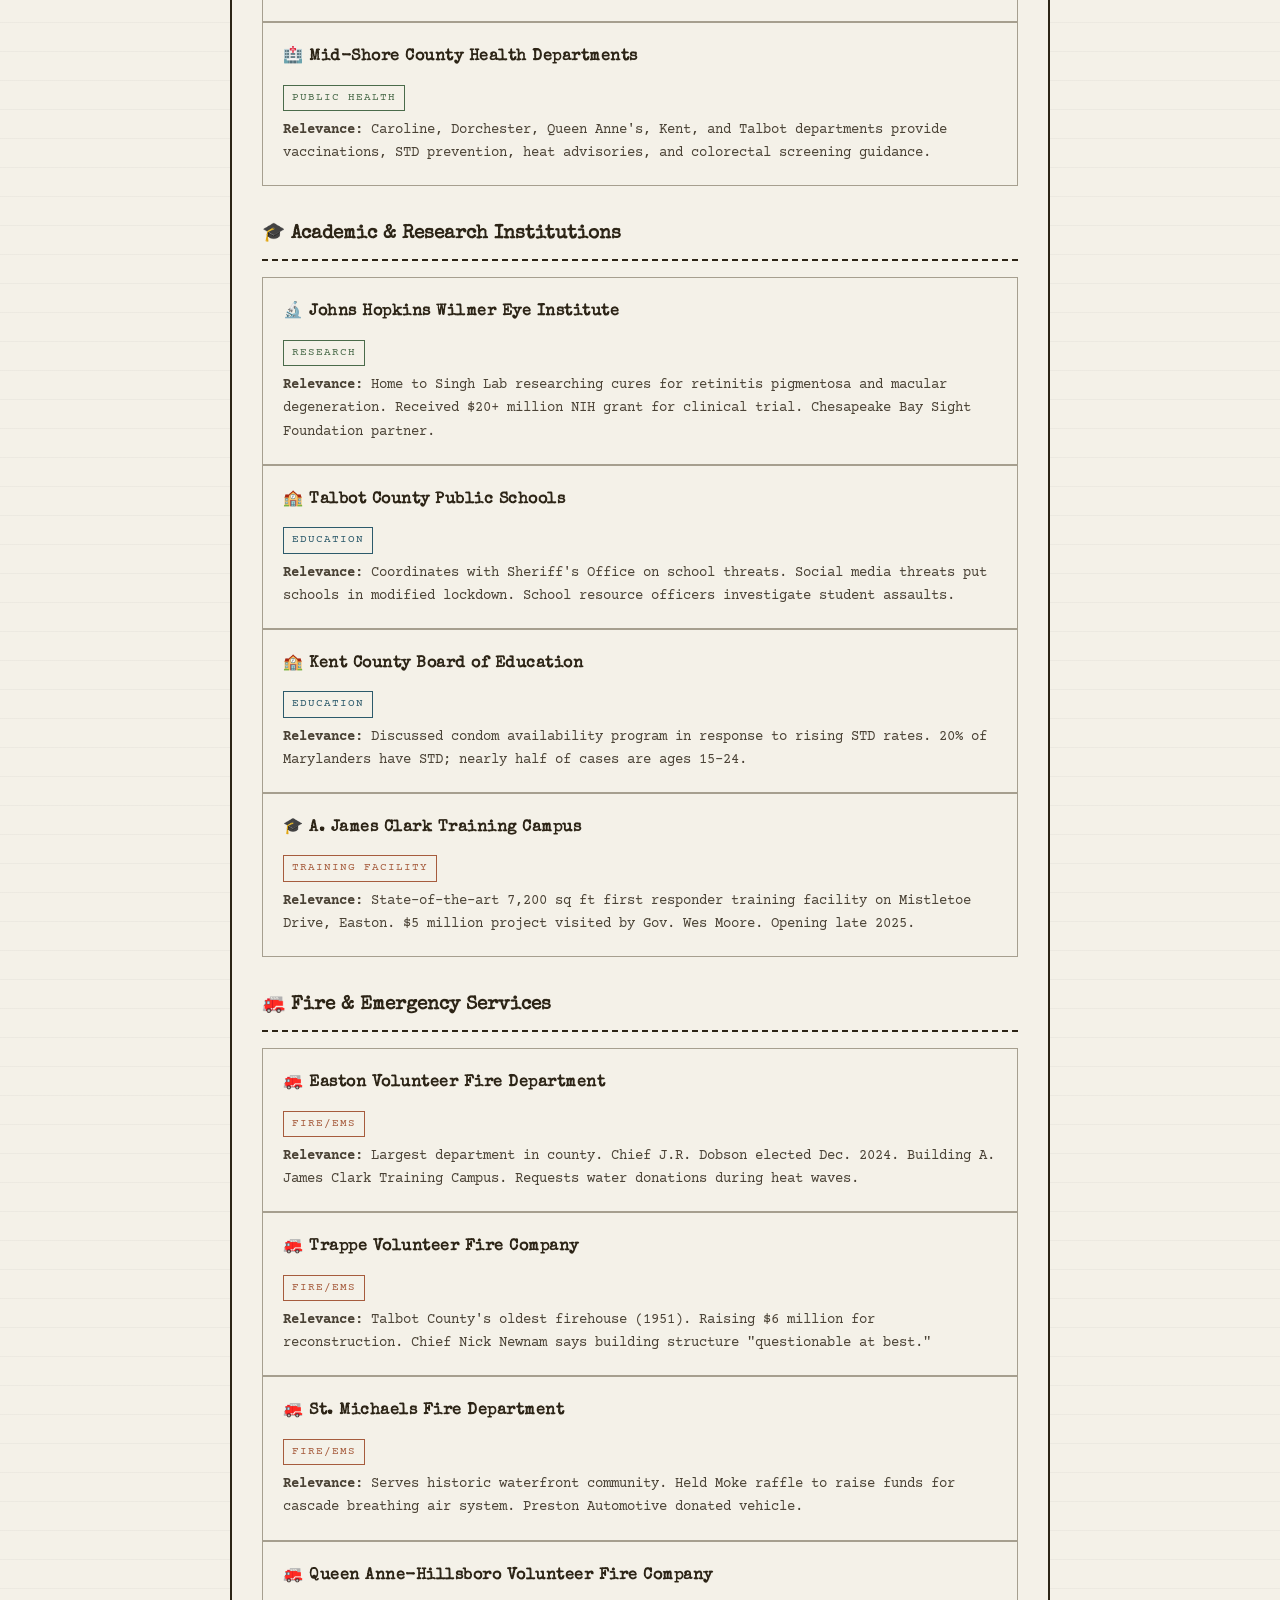
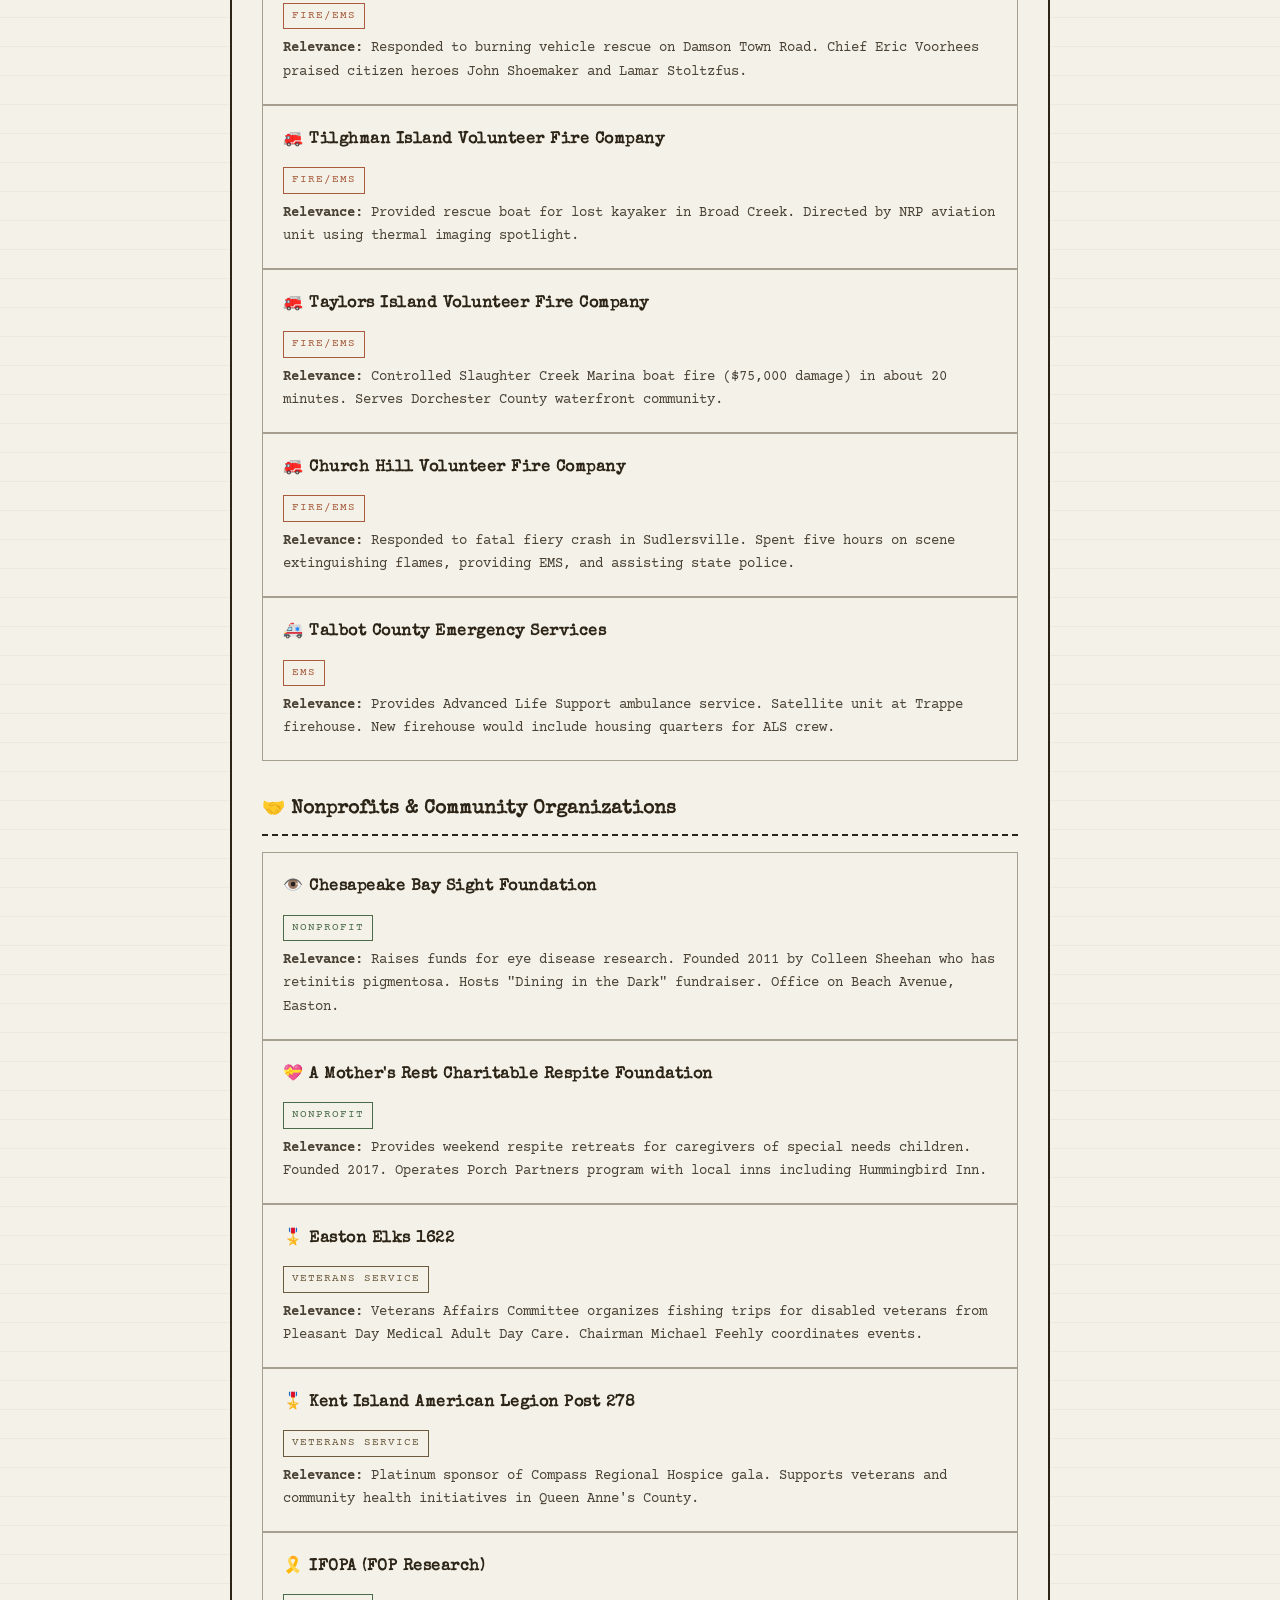
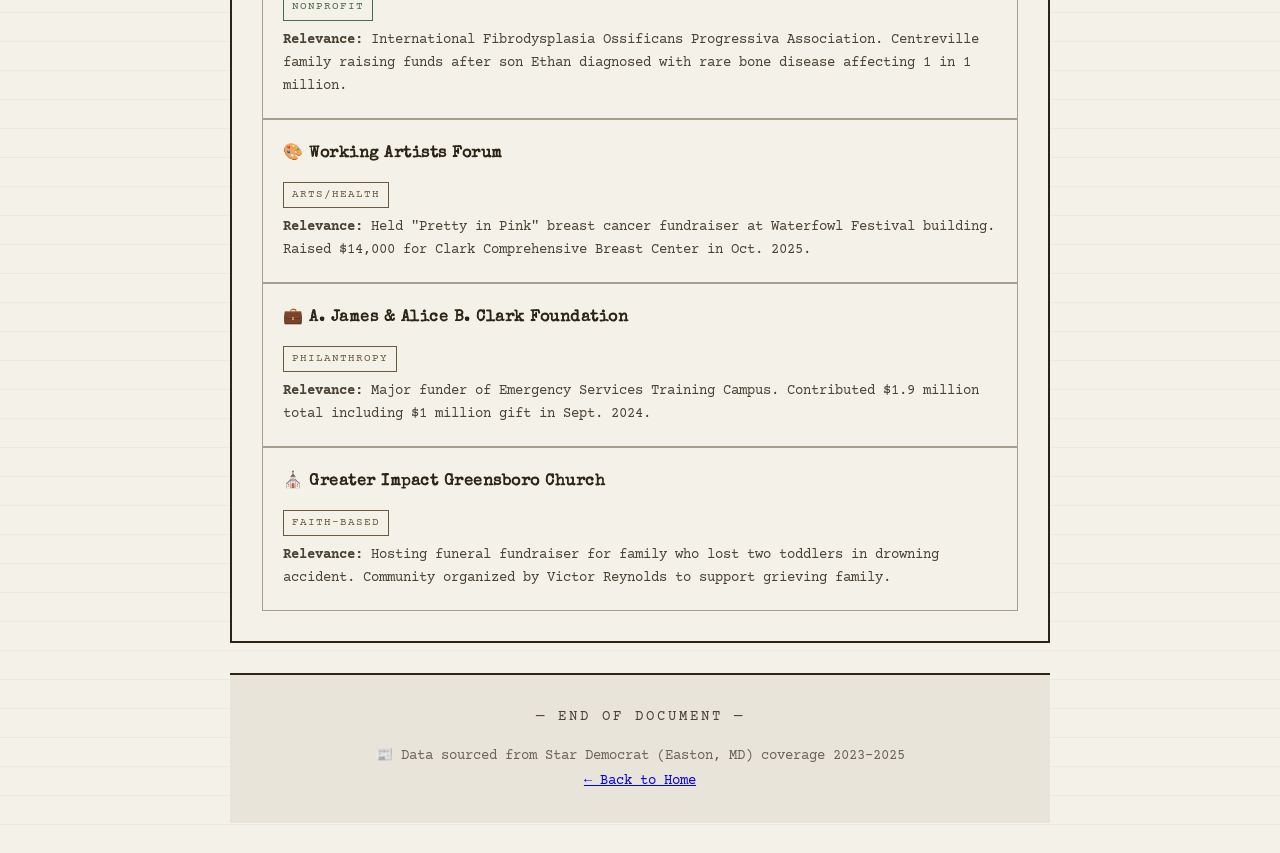
<file: charleston/stardem_final/health_safety_site/key-institutions.html>
<!DOCTYPE html>
<html lang="en">
<head>
    <meta charset="UTF-8">
    <meta name="viewport" content="width=device-width, initial-scale=1.0">
    <title>Key Institutions | Health & Public Safety Beat</title>
    <link rel="stylesheet" href="styles.css">
</head>
<body>
    <div class="container">
        <nav class="nav-bar">
            <a href="index.html" class="home-link">🏠 Home</a>
            <a href="recurring-themes.html">📊 Themes</a>
            <a href="key-people.html">👥 People</a>
            <a href="key-institutions.html">🏢 Institutions</a>
            <a href="key-locations.html">📍 Locations</a>
            <a href="statistics.html">📈 Statistics</a>
            <a href="quick-contacts.html">📞 Contacts</a>
            <a href="reporting-tips.html">📋 Tips</a>
        </nav>
        
        <div class="section">
            <div class="section-header institutions">
                <h2>🏢 Key Institutions</h2>
                <p>Organizations central to health and public safety coverage, organized by type</p>
            </div>
            <div class="section-content">
                
                <!-- FEDERAL & STATE AGENCIES -->
                <h3 style="font-family: 'Special Elite', 'Courier Prime', monospace; color: var(--ink-black); margin-bottom: 1rem; border-bottom: 2px dashed var(--ink-black); padding-bottom: 0.5rem;">🏛️ Federal & State Agencies</h3>
                <div class="institutions-grid">
                    
                    <div class="institution-card">
                        <h4>🏛️ Maryland Department of Health</h4>
                        <span class="category-tag health">State Agency</span>
                        <p><strong>Relevance:</strong> Issues statewide health advisories, tracks heat-related deaths (26 in 2024), and provides guidance on public health emergencies. Secretary Dr. Meena Seshamani is key spokesperson.</p>
                    </div>
                    
                    <div class="institution-card">
                        <h4>🏛️ Maryland State Police</h4>
                        <span class="category-tag law">State Agency</span>
                        <p><strong>Relevance:</strong> Handles major criminal investigations, highway safety, accident reconstruction, and homicide cases across multiple counties. Key agency for multi-jurisdictional crimes.</p>
                    </div>
                    
                    <div class="institution-card">
                        <h4>🔥 Office of the State Fire Marshal</h4>
                        <span class="category-tag fire">State Agency</span>
                        <p><strong>Relevance:</strong> Investigates fire origins and causes. Determined Slaughter Creek Marina fire originated in one boat; ruled Federalsburg Choptank Health fire incendiary (intentionally set).</p>
                    </div>
                    
                    <div class="institution-card">
                        <h4>🚁 Maryland Natural Resources Police</h4>
                        <span class="category-tag fire">State Agency</span>
                        <p><strong>Relevance:</strong> Aviation unit conducts search and rescue on Chesapeake Bay using thermal imaging. Rescued lost kayaker in Broad Creek in July 2025. Sgt. John Buchanan is chief pilot.</p>
                    </div>
                    
                    <div class="institution-card">
                        <h4>🌤️ National Weather Service</h4>
                        <span class="category-tag health">Federal Agency</span>
                        <p><strong>Relevance:</strong> Provides weather forecasts and heat wave warnings. Projected 95-97 degree highs for Easton during June 2025 heat wave that prompted public health advisories.</p>
                    </div>
                    
                    <div class="institution-card">
                        <h4>🔬 Office of the Chief Medical Examiner</h4>
                        <span class="category-tag health">State Agency</span>
                        <p><strong>Relevance:</strong> Conducts autopsies and determines causes of death in homicide and suspicious cases. Ruled multiple deaths as homicides in covered stories.</p>
                    </div>
                    
                    <div class="institution-card">
                        <h4>🏛️ U.S. Department of Veterans Affairs</h4>
                        <span class="category-tag health">Federal Agency</span>
                        <p><strong>Relevance:</strong> Provides healthcare and benefits to veterans. No VA hospitals on Eastern Shore; closest full-service facility is in Baltimore. Cambridge clinic serves local veterans.</p>
                    </div>
                    
                    <div class="institution-card">
                        <h4>🏛️ World Health Organization (WHO)</h4>
                        <span class="category-tag health">International</span>
                        <p><strong>Relevance:</strong> Global health monitoring. U.S. withdrawal discussed in context of pandemic preparedness and avian flu outbreaks on Eastern Shore poultry farms.</p>
                    </div>
                    
                    <div class="institution-card">
                        <h4>💊 Food and Drug Administration (FDA)</h4>
                        <span class="category-tag health">Federal Agency</span>
                        <p><strong>Relevance:</strong> Approved first FOP treatment in 2023. Referenced in drug pricing discussions and Enbrel medication costs under Medicare negotiations.</p>
                    </div>
                    
                    <div class="institution-card">
                        <h4>🔬 National Eye Institute (NIH)</h4>
                        <span class="category-tag health">Federal Agency</span>
                        <p><strong>Relevance:</strong> Awarded $20+ million to Johns Hopkins Wilmer Eye Institute for retinitis pigmentosa clinical trial. Chesapeake Bay Sight Foundation founder hopes to participate.</p>
                    </div>
                    
                </div>
                
                <!-- LOCAL GOVERNMENT & LAW ENFORCEMENT -->
                <h3 style="font-family: 'Special Elite', 'Courier Prime', monospace; color: var(--ink-black); margin: 2rem 0 1rem 0; border-bottom: 2px dashed var(--ink-black); padding-bottom: 0.5rem;">👮 Local Government & Law Enforcement</h3>
                <div class="institutions-grid">
                    
                    <div class="institution-card">
                        <h4>👮 Talbot County Sheriff's Office</h4>
                        <span class="category-tag law">Law Enforcement</span>
                        <p><strong>Relevance:</strong> Primary law enforcement for Talbot County. Investigates criminal cases, school threats, coordinates with school resource officers. Sheriff Joe Gamble leads.</p>
                    </div>
                    
                    <div class="institution-card">
                        <h4>👮 Caroline County Sheriff's Office</h4>
                        <span class="category-tag law">Law Enforcement</span>
                        <p><strong>Relevance:</strong> Investigates crimes including drownings, stabbings, and indecent exposure cases. Investigated accidental drowning of two toddlers in Greensboro.</p>
                    </div>
                    
                    <div class="institution-card">
                        <h4>👮 Easton Police Department</h4>
                        <span class="category-tag law">Law Enforcement</span>
                        <p><strong>Relevance:</strong> Handles urban policing for county seat. Investigated fatal shooting at Sidetracked Saloon (Sept. 2023) and coordinates with Cambridge PD.</p>
                    </div>
                    
                    <div class="institution-card">
                        <h4>👮 Oxford Police Department</h4>
                        <span class="category-tag law">Law Enforcement</span>
                        <p><strong>Relevance:</strong> Small-town department that experienced leadership transition. Chief Eric Kellner stepped down; Lt. Chris Phillips serves as interim chief.</p>
                    </div>
                    
                    <div class="institution-card">
                        <h4>⚖️ Talbot County Circuit Court</h4>
                        <span class="category-tag legal">Judicial</span>
                        <p><strong>Relevance:</strong> Handles felony criminal cases. Judge Philip Cronan sentenced Kevin Manning to 18 years for sex assault. Key venue for major criminal prosecutions.</p>
                    </div>
                    
                    <div class="institution-card">
                        <h4>⚖️ Caroline County Circuit Court</h4>
                        <span class="category-tag legal">Judicial</span>
                        <p><strong>Relevance:</strong> Handled Preston stabbing case (Mark Thompkins sentenced). State's Attorney Sloane Franklin prosecutes cases.</p>
                    </div>
                    
                    <div class="institution-card">
                        <h4>⚖️ Dorchester County Circuit Court</h4>
                        <span class="category-tag legal">Judicial</span>
                        <p><strong>Relevance:</strong> Judge Karen Dean handles major criminal cases including Cambridge Fourth of July shooting. Noted "level of gun violence in this town is astonishing."</p>
                    </div>
                    
                    <div class="institution-card">
                        <h4>⚖️ County State's Attorney Offices</h4>
                        <span class="category-tag legal">Prosecutorial</span>
                        <p><strong>Relevance:</strong> Prosecute criminal cases. Dorchester SA Amanda Leonard, Caroline SA Sloane Franklin, Queen Anne's SA Lance Richardson frequently quoted in crime stories.</p>
                    </div>
                    
                    <div class="institution-card">
                        <h4>🏛️ Queen Anne's County Commissioners</h4>
                        <span class="category-tag gov">Local Government</span>
                        <p><strong>Relevance:</strong> Recognized heroes who saved man from burning vehicle. Issued proclamations and Governor's Citations. Leading regional detention center negotiations.</p>
                    </div>
                    
                    <div class="institution-card">
                        <h4>🏛️ Caroline County Commissioners</h4>
                        <span class="category-tag gov">Local Government</span>
                        <p><strong>Relevance:</strong> Skeptical of regional detention center agreement. President Travis Breeding voices concerns about Queen Anne's County control of proposed 388-bed facility.</p>
                    </div>
                    
                </div>
                
                <!-- MEDICAL & HEALTHCARE -->
                <h3 style="font-family: 'Special Elite', 'Courier Prime', monospace; color: var(--ink-black); margin: 2rem 0 1rem 0; border-bottom: 2px dashed var(--ink-black); padding-bottom: 0.5rem;">🏥 Medical & Healthcare Institutions</h3>
                <div class="institutions-grid">
                    
                    <div class="institution-card">
                        <h4>🏥 University of Maryland Shore Regional Health</h4>
                        <span class="category-tag health">Healthcare System</span>
                        <p><strong>Relevance:</strong> Primary hospital system for Mid-Shore. Operates facilities in Easton, Cambridge, and Chestertown. Patients from shootings, drownings, and accidents transported here.</p>
                    </div>
                    
                    <div class="institution-card">
                        <h4>🏥 R Adams Cowley Shock Trauma Center</h4>
                        <span class="category-tag health">Trauma Center</span>
                        <p><strong>Relevance:</strong> Baltimore-based Level I trauma center. Serious cases flown here via helicopter including Preston stabbing victims and severe car accident injuries.</p>
                    </div>
                    
                    <div class="institution-card">
                        <h4>🏥 Clark Comprehensive Breast Center</h4>
                        <span class="category-tag health">Specialty Care</span>
                        <p><strong>Relevance:</strong> Serves five-county area with breast cancer treatment. Made 137 new diagnoses, completed 12,000+ imaging studies in 2025. Dr. Kathryn Kelley is director.</p>
                    </div>
                    
                    <div class="institution-card">
                        <h4>🏥 Choptank Community Health System</h4>
                        <span class="category-tag health">Community Health</span>
                        <p><strong>Relevance:</strong> New Federalsburg facility under construction was site of intentionally-set fire (May 2024, $50,000 damage). Serves underserved populations.</p>
                    </div>
                    
                    <div class="institution-card">
                        <h4>💚 Compass Regional Hospice</h4>
                        <span class="category-tag health">End-of-Life Care</span>
                        <p><strong>Relevance:</strong> Provides hospice and grief support for Queen Anne's, Kent, and Caroline counties. Annual gala raised $130,500 in 2024. Operates Camp New Dawn for bereaved children.</p>
                    </div>
                    
                    <div class="institution-card">
                        <h4>🏥 Mid-Shore County Health Departments</h4>
                        <span class="category-tag health">Public Health</span>
                        <p><strong>Relevance:</strong> Caroline, Dorchester, Queen Anne's, Kent, and Talbot departments provide vaccinations, STD prevention, heat advisories, and colorectal screening guidance.</p>
                    </div>
                    
                </div>
                
                <!-- ACADEMIC & RESEARCH -->
                <h3 style="font-family: 'Special Elite', 'Courier Prime', monospace; color: var(--ink-black); margin: 2rem 0 1rem 0; border-bottom: 2px dashed var(--ink-black); padding-bottom: 0.5rem;">🎓 Academic & Research Institutions</h3>
                <div class="institutions-grid">
                    
                    <div class="institution-card">
                        <h4>🔬 Johns Hopkins Wilmer Eye Institute</h4>
                        <span class="category-tag health">Research</span>
                        <p><strong>Relevance:</strong> Home to Singh Lab researching cures for retinitis pigmentosa and macular degeneration. Received $20+ million NIH grant for clinical trial. Chesapeake Bay Sight Foundation partner.</p>
                    </div>
                    
                    <div class="institution-card">
                        <h4>🏫 Talbot County Public Schools</h4>
                        <span class="category-tag education">Education</span>
                        <p><strong>Relevance:</strong> Coordinates with Sheriff's Office on school threats. Social media threats put schools in modified lockdown. School resource officers investigate student assaults.</p>
                    </div>
                    
                    <div class="institution-card">
                        <h4>🏫 Kent County Board of Education</h4>
                        <span class="category-tag education">Education</span>
                        <p><strong>Relevance:</strong> Discussed condom availability program in response to rising STD rates. 20% of Marylanders have STD; nearly half of cases are ages 15-24.</p>
                    </div>
                    
                    <div class="institution-card">
                        <h4>🎓 A. James Clark Training Campus</h4>
                        <span class="category-tag fire">Training Facility</span>
                        <p><strong>Relevance:</strong> State-of-the-art 7,200 sq ft first responder training facility on Mistletoe Drive, Easton. $5 million project visited by Gov. Wes Moore. Opening late 2025.</p>
                    </div>
                    
                </div>
                
                <!-- FIRE & EMERGENCY SERVICES -->
                <h3 style="font-family: 'Special Elite', 'Courier Prime', monospace; color: var(--ink-black); margin: 2rem 0 1rem 0; border-bottom: 2px dashed var(--ink-black); padding-bottom: 0.5rem;">🚒 Fire & Emergency Services</h3>
                <div class="institutions-grid">
                    
                    <div class="institution-card">
                        <h4>🚒 Easton Volunteer Fire Department</h4>
                        <span class="category-tag fire">Fire/EMS</span>
                        <p><strong>Relevance:</strong> Largest department in county. Chief J.R. Dobson elected Dec. 2024. Building A. James Clark Training Campus. Requests water donations during heat waves.</p>
                    </div>
                    
                    <div class="institution-card">
                        <h4>🚒 Trappe Volunteer Fire Company</h4>
                        <span class="category-tag fire">Fire/EMS</span>
                        <p><strong>Relevance:</strong> Talbot County's oldest firehouse (1951). Raising $6 million for reconstruction. Chief Nick Newnam says building structure "questionable at best."</p>
                    </div>
                    
                    <div class="institution-card">
                        <h4>🚒 St. Michaels Fire Department</h4>
                        <span class="category-tag fire">Fire/EMS</span>
                        <p><strong>Relevance:</strong> Serves historic waterfront community. Held Moke raffle to raise funds for cascade breathing air system. Preston Automotive donated vehicle.</p>
                    </div>
                    
                    <div class="institution-card">
                        <h4>🚒 Queen Anne-Hillsboro Volunteer Fire Company</h4>
                        <span class="category-tag fire">Fire/EMS</span>
                        <p><strong>Relevance:</strong> Responded to burning vehicle rescue on Damson Town Road. Chief Eric Voorhees praised citizen heroes John Shoemaker and Lamar Stoltzfus.</p>
                    </div>
                    
                    <div class="institution-card">
                        <h4>🚒 Tilghman Island Volunteer Fire Company</h4>
                        <span class="category-tag fire">Fire/EMS</span>
                        <p><strong>Relevance:</strong> Provided rescue boat for lost kayaker in Broad Creek. Directed by NRP aviation unit using thermal imaging spotlight.</p>
                    </div>
                    
                    <div class="institution-card">
                        <h4>🚒 Taylors Island Volunteer Fire Company</h4>
                        <span class="category-tag fire">Fire/EMS</span>
                        <p><strong>Relevance:</strong> Controlled Slaughter Creek Marina boat fire ($75,000 damage) in about 20 minutes. Serves Dorchester County waterfront community.</p>
                    </div>
                    
                    <div class="institution-card">
                        <h4>🚒 Church Hill Volunteer Fire Company</h4>
                        <span class="category-tag fire">Fire/EMS</span>
                        <p><strong>Relevance:</strong> Responded to fatal fiery crash in Sudlersville. Spent five hours on scene extinguishing flames, providing EMS, and assisting state police.</p>
                    </div>
                    
                    <div class="institution-card">
                        <h4>🚑 Talbot County Emergency Services</h4>
                        <span class="category-tag fire">EMS</span>
                        <p><strong>Relevance:</strong> Provides Advanced Life Support ambulance service. Satellite unit at Trappe firehouse. New firehouse would include housing quarters for ALS crew.</p>
                    </div>
                    
                </div>
                
                <!-- NONPROFITS & COMMUNITY ORGANIZATIONS -->
                <h3 style="font-family: 'Special Elite', 'Courier Prime', monospace; color: var(--ink-black); margin: 2rem 0 1rem 0; border-bottom: 2px dashed var(--ink-black); padding-bottom: 0.5rem;">🤝 Nonprofits & Community Organizations</h3>
                <div class="institutions-grid">
                    
                    <div class="institution-card">
                        <h4>👁️ Chesapeake Bay Sight Foundation</h4>
                        <span class="category-tag health">Nonprofit</span>
                        <p><strong>Relevance:</strong> Raises funds for eye disease research. Founded 2011 by Colleen Sheehan who has retinitis pigmentosa. Hosts "Dining in the Dark" fundraiser. Office on Beach Avenue, Easton.</p>
                    </div>
                    
                    <div class="institution-card">
                        <h4>💝 A Mother's Rest Charitable Respite Foundation</h4>
                        <span class="category-tag health">Nonprofit</span>
                        <p><strong>Relevance:</strong> Provides weekend respite retreats for caregivers of special needs children. Founded 2017. Operates Porch Partners program with local inns including Hummingbird Inn.</p>
                    </div>
                    
                    <div class="institution-card">
                        <h4>🎖️ Easton Elks 1622</h4>
                        <span class="category-tag community">Veterans Service</span>
                        <p><strong>Relevance:</strong> Veterans Affairs Committee organizes fishing trips for disabled veterans from Pleasant Day Medical Adult Day Care. Chairman Michael Feehly coordinates events.</p>
                    </div>
                    
                    <div class="institution-card">
                        <h4>🎖️ Kent Island American Legion Post 278</h4>
                        <span class="category-tag community">Veterans Service</span>
                        <p><strong>Relevance:</strong> Platinum sponsor of Compass Regional Hospice gala. Supports veterans and community health initiatives in Queen Anne's County.</p>
                    </div>
                    
                    <div class="institution-card">
                        <h4>🎗️ IFOPA (FOP Research)</h4>
                        <span class="category-tag health">Nonprofit</span>
                        <p><strong>Relevance:</strong> International Fibrodysplasia Ossificans Progressiva Association. Centreville family raising funds after son Ethan diagnosed with rare bone disease affecting 1 in 1 million.</p>
                    </div>
                    
                    <div class="institution-card">
                        <h4>🎨 Working Artists Forum</h4>
                        <span class="category-tag community">Arts/Health</span>
                        <p><strong>Relevance:</strong> Held "Pretty in Pink" breast cancer fundraiser at Waterfowl Festival building. Raised $14,000 for Clark Comprehensive Breast Center in Oct. 2025.</p>
                    </div>
                    
                    <div class="institution-card">
                        <h4>💼 A. James & Alice B. Clark Foundation</h4>
                        <span class="category-tag community">Philanthropy</span>
                        <p><strong>Relevance:</strong> Major funder of Emergency Services Training Campus. Contributed $1.9 million total including $1 million gift in Sept. 2024.</p>
                    </div>
                    
                    <div class="institution-card">
                        <h4>⛪ Greater Impact Greensboro Church</h4>
                        <span class="category-tag community">Faith-Based</span>
                        <p><strong>Relevance:</strong> Hosting funeral fundraiser for family who lost two toddlers in drowning accident. Community organized by Victor Reynolds to support grieving family.</p>
                    </div>
                    
                </div>
                
            </div>
        </div>
        
        <footer>
            <p>📰 Data sourced from Star Democrat (Easton, MD) coverage 2023-2025</p>
            <p><a href="index.html">← Back to Home</a></p>
        </footer>
    </div>
</body>
</html>
</file>
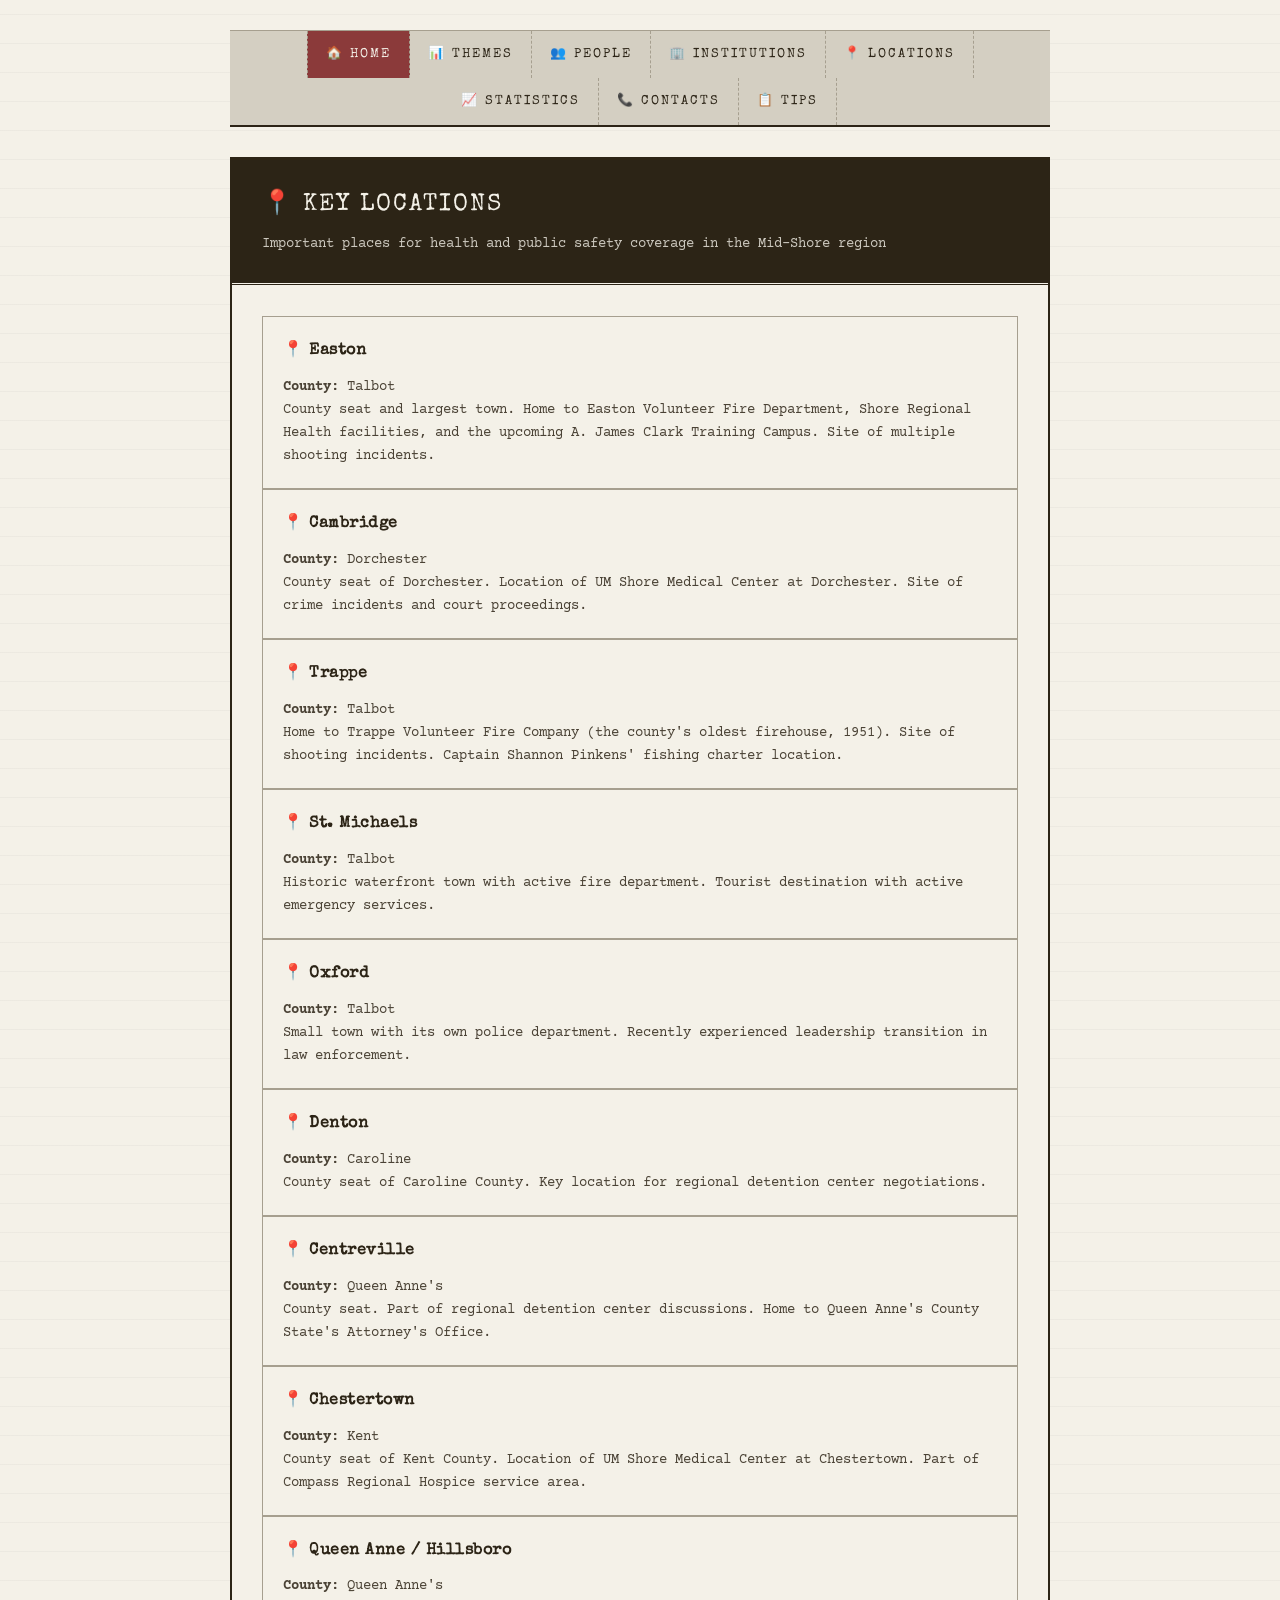
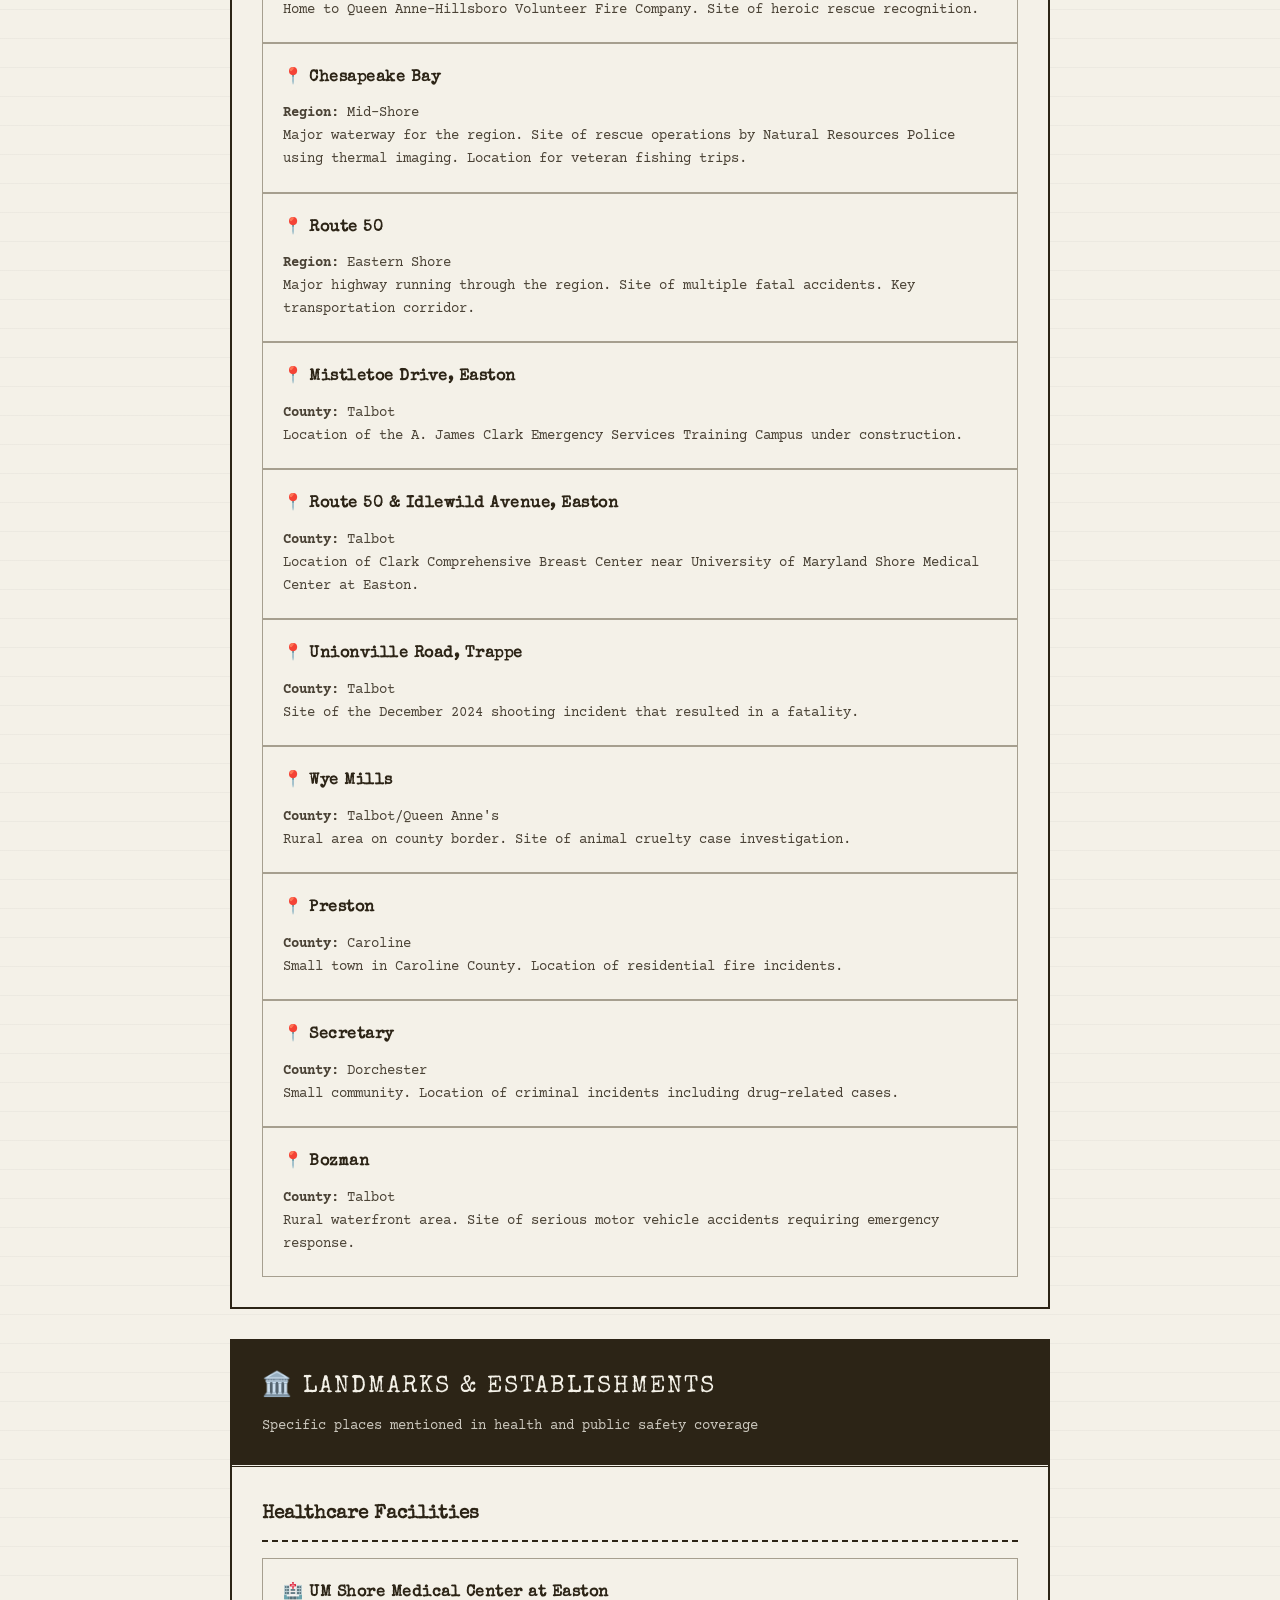
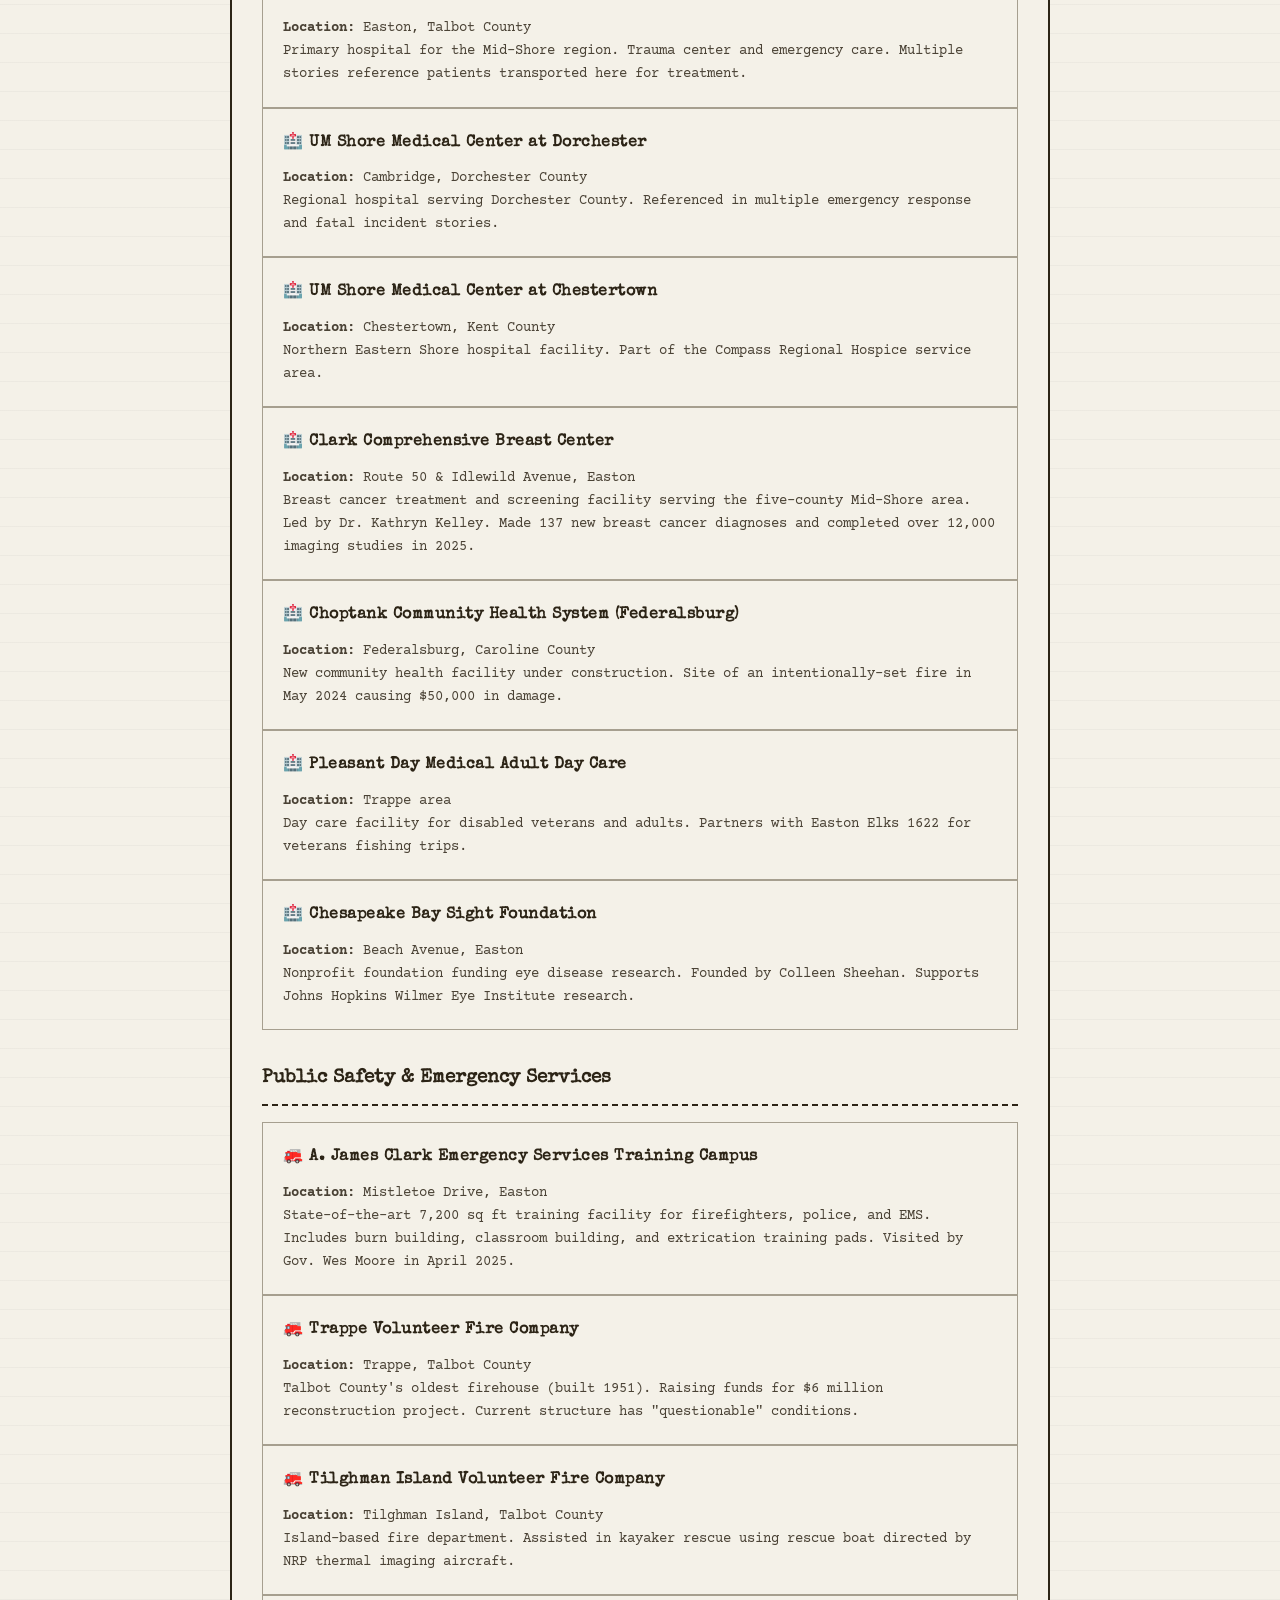
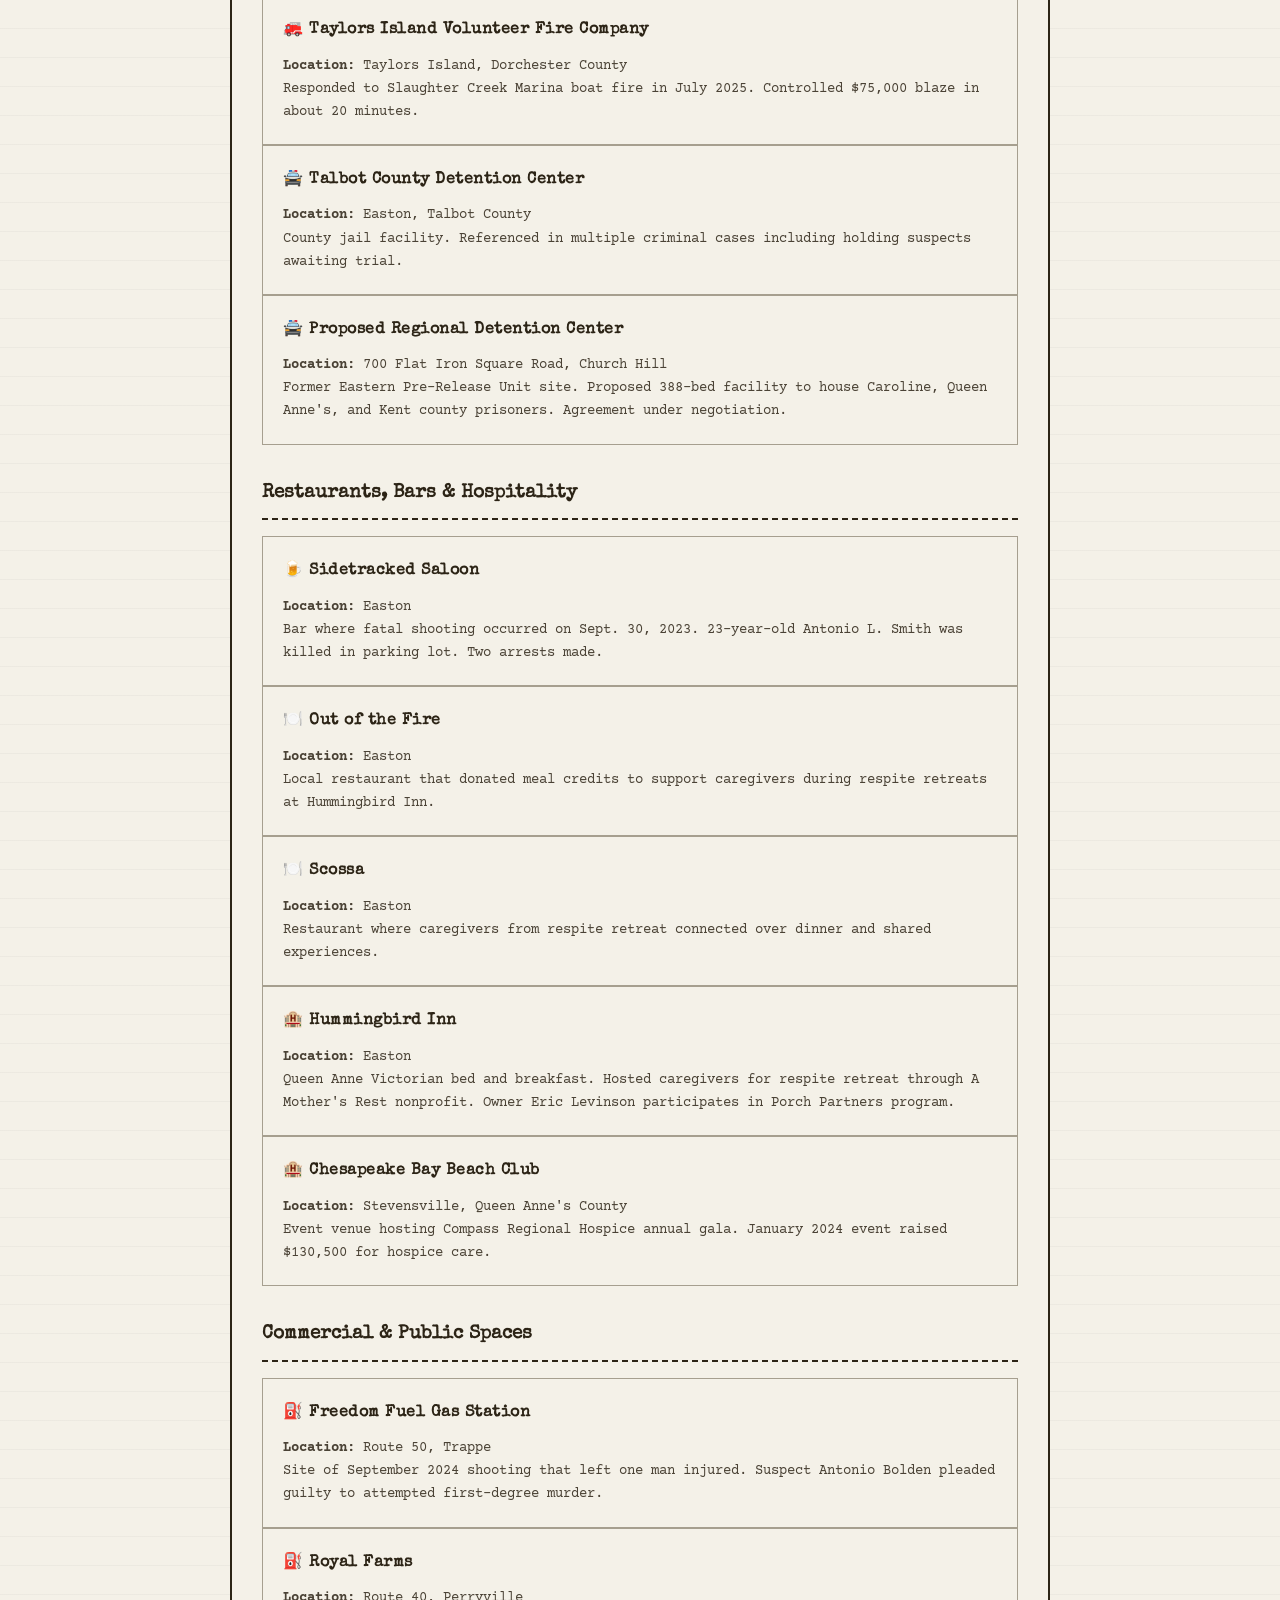
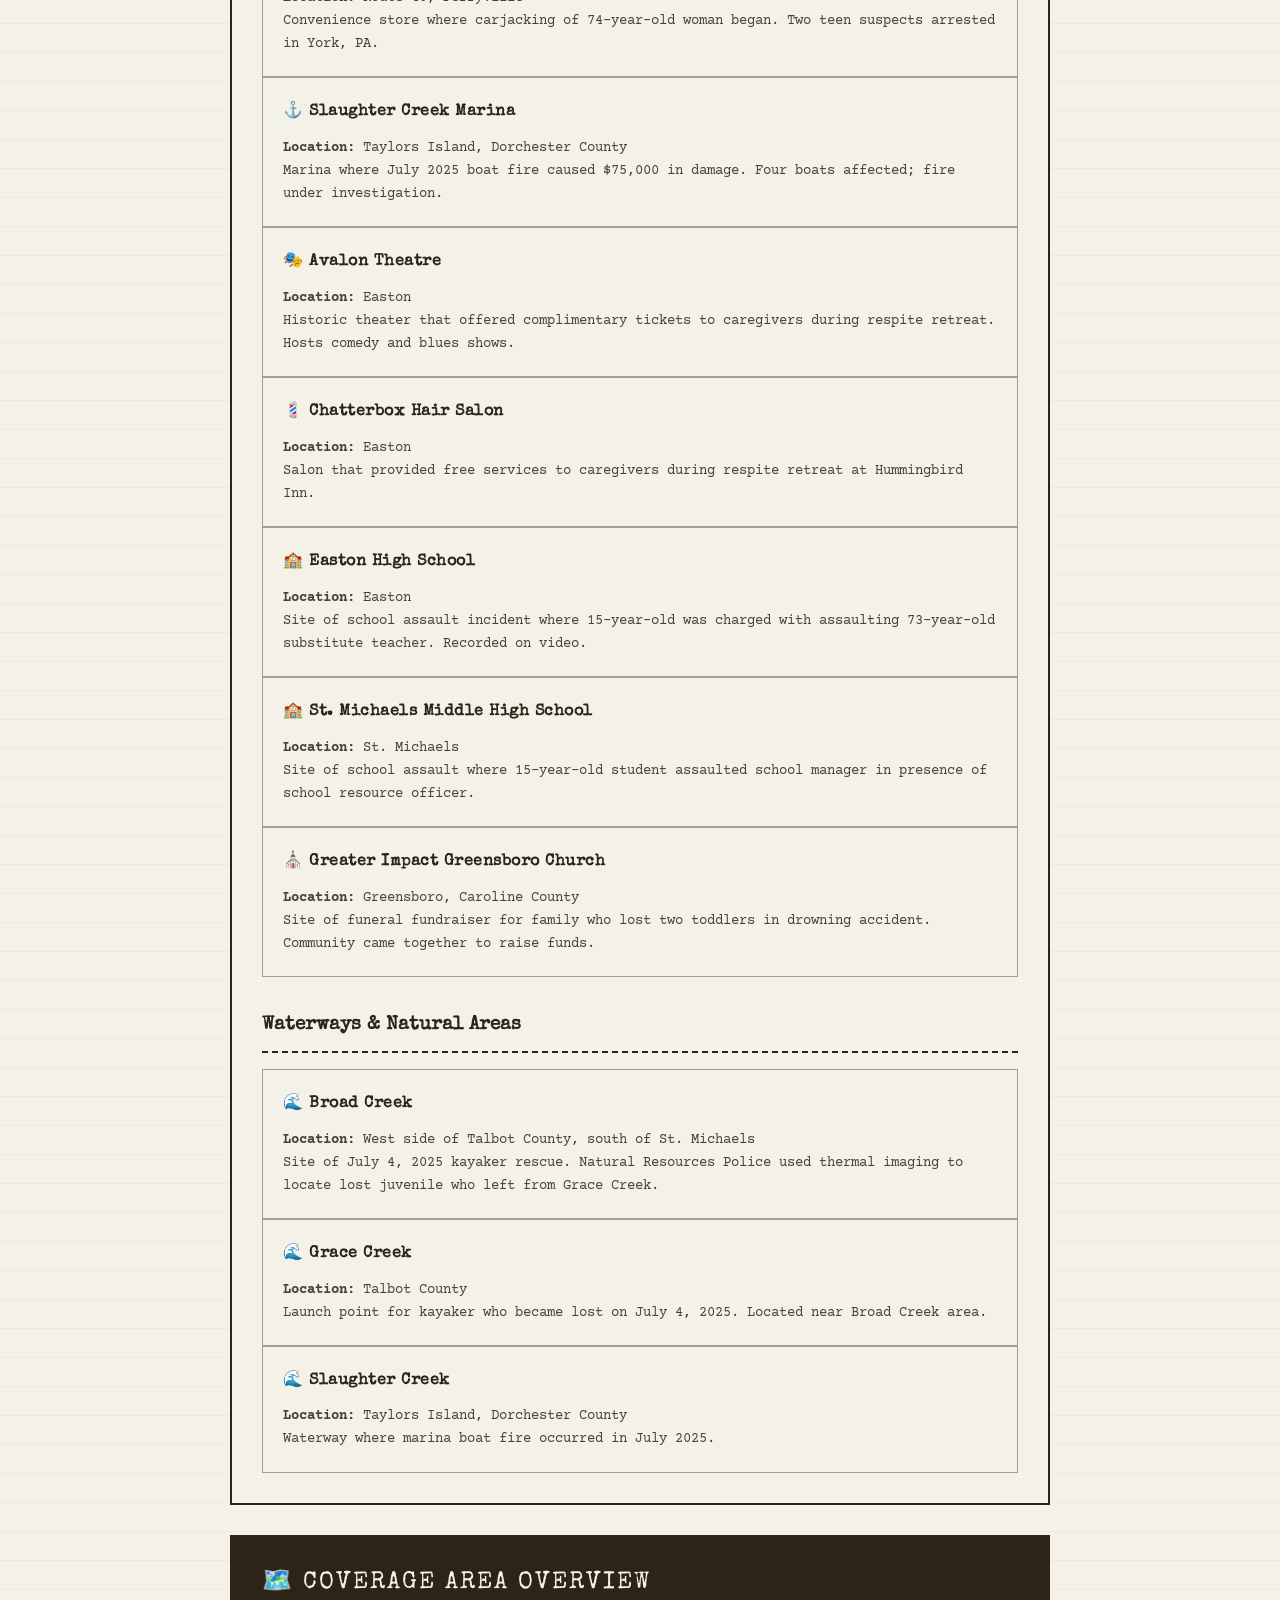
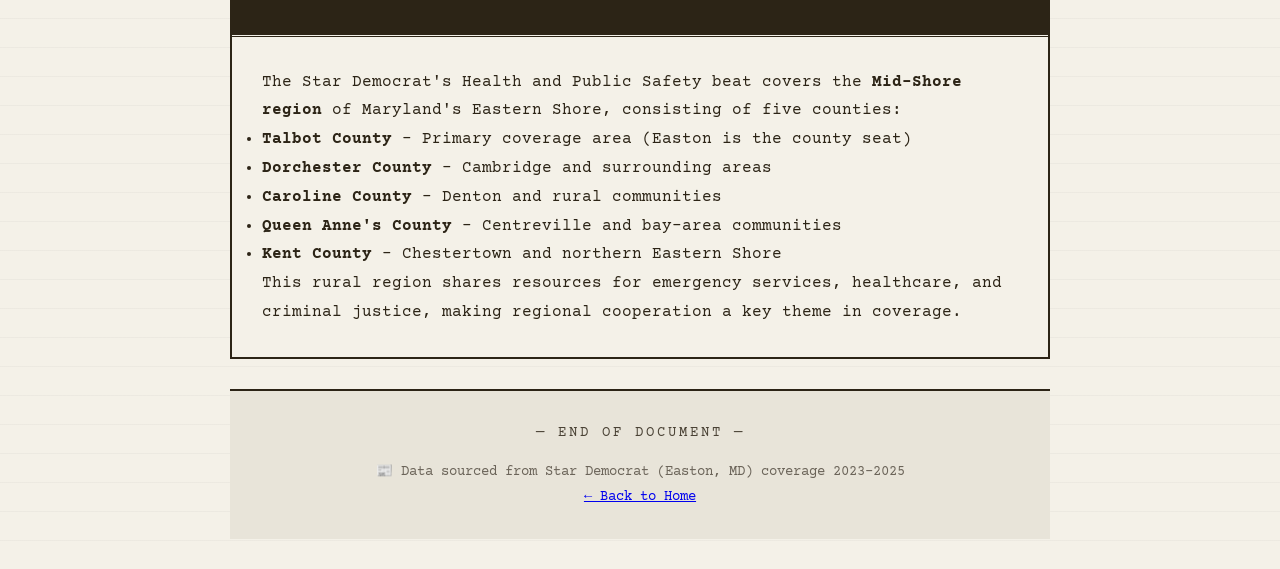
<file: charleston/stardem_final/health_safety_site/key-locations.html>
<!DOCTYPE html>
<html lang="en">
<head>
    <meta charset="UTF-8">
    <meta name="viewport" content="width=device-width, initial-scale=1.0">
    <title>Key Locations | Health & Public Safety Beat</title>
    <link rel="stylesheet" href="styles.css">
</head>
<body>
    <div class="container">
        <nav class="nav-bar">
            <a href="index.html" class="home-link">🏠 Home</a>
            <a href="recurring-themes.html">📊 Themes</a>
            <a href="key-people.html">👥 People</a>
            <a href="key-institutions.html">🏢 Institutions</a>
            <a href="key-locations.html">📍 Locations</a>
            <a href="statistics.html">📈 Statistics</a>
            <a href="quick-contacts.html">📞 Contacts</a>
            <a href="reporting-tips.html">📋 Tips</a>
        </nav>
        
        <div class="section">
            <div class="section-header locations">
                <h2>📍 Key Locations</h2>
                <p>Important places for health and public safety coverage in the Mid-Shore region</p>
            </div>
            <div class="section-content">
                
                <div class="location-grid">
                    
                    <div class="location-card">
                        <h4>📍 Easton</h4>
                        <p><strong>County:</strong> Talbot</p>
                        <p>County seat and largest town. Home to Easton Volunteer Fire Department, Shore Regional Health facilities, and the upcoming A. James Clark Training Campus. Site of multiple shooting incidents.</p>
                    </div>
                    
                    <div class="location-card">
                        <h4>📍 Cambridge</h4>
                        <p><strong>County:</strong> Dorchester</p>
                        <p>County seat of Dorchester. Location of UM Shore Medical Center at Dorchester. Site of crime incidents and court proceedings.</p>
                    </div>
                    
                    <div class="location-card">
                        <h4>📍 Trappe</h4>
                        <p><strong>County:</strong> Talbot</p>
                        <p>Home to Trappe Volunteer Fire Company (the county's oldest firehouse, 1951). Site of shooting incidents. Captain Shannon Pinkens' fishing charter location.</p>
                    </div>
                    
                    <div class="location-card">
                        <h4>📍 St. Michaels</h4>
                        <p><strong>County:</strong> Talbot</p>
                        <p>Historic waterfront town with active fire department. Tourist destination with active emergency services.</p>
                    </div>
                    
                    <div class="location-card">
                        <h4>📍 Oxford</h4>
                        <p><strong>County:</strong> Talbot</p>
                        <p>Small town with its own police department. Recently experienced leadership transition in law enforcement.</p>
                    </div>
                    
                    <div class="location-card">
                        <h4>📍 Denton</h4>
                        <p><strong>County:</strong> Caroline</p>
                        <p>County seat of Caroline County. Key location for regional detention center negotiations.</p>
                    </div>
                    
                    <div class="location-card">
                        <h4>📍 Centreville</h4>
                        <p><strong>County:</strong> Queen Anne's</p>
                        <p>County seat. Part of regional detention center discussions. Home to Queen Anne's County State's Attorney's Office.</p>
                    </div>
                    
                    <div class="location-card">
                        <h4>📍 Chestertown</h4>
                        <p><strong>County:</strong> Kent</p>
                        <p>County seat of Kent County. Location of UM Shore Medical Center at Chestertown. Part of Compass Regional Hospice service area.</p>
                    </div>
                    
                    <div class="location-card">
                        <h4>📍 Queen Anne / Hillsboro</h4>
                        <p><strong>County:</strong> Queen Anne's</p>
                        <p>Home to Queen Anne-Hillsboro Volunteer Fire Company. Site of heroic rescue recognition.</p>
                    </div>
                    
                    <div class="location-card">
                        <h4>📍 Chesapeake Bay</h4>
                        <p><strong>Region:</strong> Mid-Shore</p>
                        <p>Major waterway for the region. Site of rescue operations by Natural Resources Police using thermal imaging. Location for veteran fishing trips.</p>
                    </div>
                    
                    <div class="location-card">
                        <h4>📍 Route 50</h4>
                        <p><strong>Region:</strong> Eastern Shore</p>
                        <p>Major highway running through the region. Site of multiple fatal accidents. Key transportation corridor.</p>
                    </div>
                    
                    <div class="location-card">
                        <h4>📍 Mistletoe Drive, Easton</h4>
                        <p><strong>County:</strong> Talbot</p>
                        <p>Location of the A. James Clark Emergency Services Training Campus under construction.</p>
                    </div>
                    
                    <div class="location-card">
                        <h4>📍 Route 50 & Idlewild Avenue, Easton</h4>
                        <p><strong>County:</strong> Talbot</p>
                        <p>Location of Clark Comprehensive Breast Center near University of Maryland Shore Medical Center at Easton.</p>
                    </div>
                    
                    <div class="location-card">
                        <h4>📍 Unionville Road, Trappe</h4>
                        <p><strong>County:</strong> Talbot</p>
                        <p>Site of the December 2024 shooting incident that resulted in a fatality.</p>
                    </div>
                    
                    <div class="location-card">
                        <h4>📍 Wye Mills</h4>
                        <p><strong>County:</strong> Talbot/Queen Anne's</p>
                        <p>Rural area on county border. Site of animal cruelty case investigation.</p>
                    </div>
                    
                    <div class="location-card">
                        <h4>📍 Preston</h4>
                        <p><strong>County:</strong> Caroline</p>
                        <p>Small town in Caroline County. Location of residential fire incidents.</p>
                    </div>
                    
                    <div class="location-card">
                        <h4>📍 Secretary</h4>
                        <p><strong>County:</strong> Dorchester</p>
                        <p>Small community. Location of criminal incidents including drug-related cases.</p>
                    </div>
                    
                    <div class="location-card">
                        <h4>📍 Bozman</h4>
                        <p><strong>County:</strong> Talbot</p>
                        <p>Rural waterfront area. Site of serious motor vehicle accidents requiring emergency response.</p>
                    </div>
                    
                </div>
                
            </div>
        </div>
        
        <div class="section">
            <div class="section-header landmarks">
                <h2>🏛️ Landmarks & Establishments</h2>
                <p>Specific places mentioned in health and public safety coverage</p>
            </div>
            <div class="section-content">
                
                <h3 style="font-family: 'Special Elite', 'Courier Prime', monospace; color: var(--ink-black); margin-bottom: 1rem; border-bottom: 2px dashed var(--ink-black); padding-bottom: 0.5rem;">Healthcare Facilities</h3>
                <div class="location-grid">
                    
                    <div class="location-card">
                        <h4>🏥 UM Shore Medical Center at Easton</h4>
                        <p><strong>Location:</strong> Easton, Talbot County</p>
                        <p>Primary hospital for the Mid-Shore region. Trauma center and emergency care. Multiple stories reference patients transported here for treatment.</p>
                    </div>
                    
                    <div class="location-card">
                        <h4>🏥 UM Shore Medical Center at Dorchester</h4>
                        <p><strong>Location:</strong> Cambridge, Dorchester County</p>
                        <p>Regional hospital serving Dorchester County. Referenced in multiple emergency response and fatal incident stories.</p>
                    </div>
                    
                    <div class="location-card">
                        <h4>🏥 UM Shore Medical Center at Chestertown</h4>
                        <p><strong>Location:</strong> Chestertown, Kent County</p>
                        <p>Northern Eastern Shore hospital facility. Part of the Compass Regional Hospice service area.</p>
                    </div>
                    
                    <div class="location-card">
                        <h4>🏥 Clark Comprehensive Breast Center</h4>
                        <p><strong>Location:</strong> Route 50 & Idlewild Avenue, Easton</p>
                        <p>Breast cancer treatment and screening facility serving the five-county Mid-Shore area. Led by Dr. Kathryn Kelley. Made 137 new breast cancer diagnoses and completed over 12,000 imaging studies in 2025.</p>
                    </div>
                    
                    <div class="location-card">
                        <h4>🏥 Choptank Community Health System (Federalsburg)</h4>
                        <p><strong>Location:</strong> Federalsburg, Caroline County</p>
                        <p>New community health facility under construction. Site of an intentionally-set fire in May 2024 causing $50,000 in damage.</p>
                    </div>
                    
                    <div class="location-card">
                        <h4>🏥 Pleasant Day Medical Adult Day Care</h4>
                        <p><strong>Location:</strong> Trappe area</p>
                        <p>Day care facility for disabled veterans and adults. Partners with Easton Elks 1622 for veterans fishing trips.</p>
                    </div>
                    
                    <div class="location-card">
                        <h4>🏥 Chesapeake Bay Sight Foundation</h4>
                        <p><strong>Location:</strong> Beach Avenue, Easton</p>
                        <p>Nonprofit foundation funding eye disease research. Founded by Colleen Sheehan. Supports Johns Hopkins Wilmer Eye Institute research.</p>
                    </div>
                    
                </div>
                
                <h3 style="font-family: 'Special Elite', 'Courier Prime', monospace; color: var(--ink-black); margin: 2rem 0 1rem 0; border-bottom: 2px dashed var(--ink-black); padding-bottom: 0.5rem;">Public Safety & Emergency Services</h3>
                <div class="location-grid">
                    
                    <div class="location-card">
                        <h4>🚒 A. James Clark Emergency Services Training Campus</h4>
                        <p><strong>Location:</strong> Mistletoe Drive, Easton</p>
                        <p>State-of-the-art 7,200 sq ft training facility for firefighters, police, and EMS. Includes burn building, classroom building, and extrication training pads. Visited by Gov. Wes Moore in April 2025.</p>
                    </div>
                    
                    <div class="location-card">
                        <h4>🚒 Trappe Volunteer Fire Company</h4>
                        <p><strong>Location:</strong> Trappe, Talbot County</p>
                        <p>Talbot County's oldest firehouse (built 1951). Raising funds for $6 million reconstruction project. Current structure has "questionable" conditions.</p>
                    </div>
                    
                    <div class="location-card">
                        <h4>🚒 Tilghman Island Volunteer Fire Company</h4>
                        <p><strong>Location:</strong> Tilghman Island, Talbot County</p>
                        <p>Island-based fire department. Assisted in kayaker rescue using rescue boat directed by NRP thermal imaging aircraft.</p>
                    </div>
                    
                    <div class="location-card">
                        <h4>🚒 Taylors Island Volunteer Fire Company</h4>
                        <p><strong>Location:</strong> Taylors Island, Dorchester County</p>
                        <p>Responded to Slaughter Creek Marina boat fire in July 2025. Controlled $75,000 blaze in about 20 minutes.</p>
                    </div>
                    
                    <div class="location-card">
                        <h4>🚔 Talbot County Detention Center</h4>
                        <p><strong>Location:</strong> Easton, Talbot County</p>
                        <p>County jail facility. Referenced in multiple criminal cases including holding suspects awaiting trial.</p>
                    </div>
                    
                    <div class="location-card">
                        <h4>🚔 Proposed Regional Detention Center</h4>
                        <p><strong>Location:</strong> 700 Flat Iron Square Road, Church Hill</p>
                        <p>Former Eastern Pre-Release Unit site. Proposed 388-bed facility to house Caroline, Queen Anne's, and Kent county prisoners. Agreement under negotiation.</p>
                    </div>
                    
                </div>
                
                <h3 style="font-family: 'Special Elite', 'Courier Prime', monospace; color: var(--ink-black); margin: 2rem 0 1rem 0; border-bottom: 2px dashed var(--ink-black); padding-bottom: 0.5rem;">Restaurants, Bars & Hospitality</h3>
                <div class="location-grid">
                    
                    <div class="location-card">
                        <h4>🍺 Sidetracked Saloon</h4>
                        <p><strong>Location:</strong> Easton</p>
                        <p>Bar where fatal shooting occurred on Sept. 30, 2023. 23-year-old Antonio L. Smith was killed in parking lot. Two arrests made.</p>
                    </div>
                    
                    <div class="location-card">
                        <h4>🍽️ Out of the Fire</h4>
                        <p><strong>Location:</strong> Easton</p>
                        <p>Local restaurant that donated meal credits to support caregivers during respite retreats at Hummingbird Inn.</p>
                    </div>
                    
                    <div class="location-card">
                        <h4>🍽️ Scossa</h4>
                        <p><strong>Location:</strong> Easton</p>
                        <p>Restaurant where caregivers from respite retreat connected over dinner and shared experiences.</p>
                    </div>
                    
                    <div class="location-card">
                        <h4>🏨 Hummingbird Inn</h4>
                        <p><strong>Location:</strong> Easton</p>
                        <p>Queen Anne Victorian bed and breakfast. Hosted caregivers for respite retreat through A Mother's Rest nonprofit. Owner Eric Levinson participates in Porch Partners program.</p>
                    </div>
                    
                    <div class="location-card">
                        <h4>🏨 Chesapeake Bay Beach Club</h4>
                        <p><strong>Location:</strong> Stevensville, Queen Anne's County</p>
                        <p>Event venue hosting Compass Regional Hospice annual gala. January 2024 event raised $130,500 for hospice care.</p>
                    </div>
                    
                </div>
                
                <h3 style="font-family: 'Special Elite', 'Courier Prime', monospace; color: var(--ink-black); margin: 2rem 0 1rem 0; border-bottom: 2px dashed var(--ink-black); padding-bottom: 0.5rem;">Commercial & Public Spaces</h3>
                <div class="location-grid">
                    
                    <div class="location-card">
                        <h4>⛽ Freedom Fuel Gas Station</h4>
                        <p><strong>Location:</strong> Route 50, Trappe</p>
                        <p>Site of September 2024 shooting that left one man injured. Suspect Antonio Bolden pleaded guilty to attempted first-degree murder.</p>
                    </div>
                    
                    <div class="location-card">
                        <h4>⛽ Royal Farms</h4>
                        <p><strong>Location:</strong> Route 40, Perryville</p>
                        <p>Convenience store where carjacking of 74-year-old woman began. Two teen suspects arrested in York, PA.</p>
                    </div>
                    
                    <div class="location-card">
                        <h4>⚓ Slaughter Creek Marina</h4>
                        <p><strong>Location:</strong> Taylors Island, Dorchester County</p>
                        <p>Marina where July 2025 boat fire caused $75,000 in damage. Four boats affected; fire under investigation.</p>
                    </div>
                    
                    <div class="location-card">
                        <h4>🎭 Avalon Theatre</h4>
                        <p><strong>Location:</strong> Easton</p>
                        <p>Historic theater that offered complimentary tickets to caregivers during respite retreat. Hosts comedy and blues shows.</p>
                    </div>
                    
                    <div class="location-card">
                        <h4>💈 Chatterbox Hair Salon</h4>
                        <p><strong>Location:</strong> Easton</p>
                        <p>Salon that provided free services to caregivers during respite retreat at Hummingbird Inn.</p>
                    </div>
                    
                    <div class="location-card">
                        <h4>🏫 Easton High School</h4>
                        <p><strong>Location:</strong> Easton</p>
                        <p>Site of school assault incident where 15-year-old was charged with assaulting 73-year-old substitute teacher. Recorded on video.</p>
                    </div>
                    
                    <div class="location-card">
                        <h4>🏫 St. Michaels Middle High School</h4>
                        <p><strong>Location:</strong> St. Michaels</p>
                        <p>Site of school assault where 15-year-old student assaulted school manager in presence of school resource officer.</p>
                    </div>
                    
                    <div class="location-card">
                        <h4>⛪ Greater Impact Greensboro Church</h4>
                        <p><strong>Location:</strong> Greensboro, Caroline County</p>
                        <p>Site of funeral fundraiser for family who lost two toddlers in drowning accident. Community came together to raise funds.</p>
                    </div>
                    
                </div>
                
                <h3 style="font-family: 'Special Elite', 'Courier Prime', monospace; color: var(--ink-black); margin: 2rem 0 1rem 0; border-bottom: 2px dashed var(--ink-black); padding-bottom: 0.5rem;">Waterways & Natural Areas</h3>
                <div class="location-grid">
                    
                    <div class="location-card">
                        <h4>🌊 Broad Creek</h4>
                        <p><strong>Location:</strong> West side of Talbot County, south of St. Michaels</p>
                        <p>Site of July 4, 2025 kayaker rescue. Natural Resources Police used thermal imaging to locate lost juvenile who left from Grace Creek.</p>
                    </div>
                    
                    <div class="location-card">
                        <h4>🌊 Grace Creek</h4>
                        <p><strong>Location:</strong> Talbot County</p>
                        <p>Launch point for kayaker who became lost on July 4, 2025. Located near Broad Creek area.</p>
                    </div>
                    
                    <div class="location-card">
                        <h4>🌊 Slaughter Creek</h4>
                        <p><strong>Location:</strong> Taylors Island, Dorchester County</p>
                        <p>Waterway where marina boat fire occurred in July 2025.</p>
                    </div>
                    
                </div>
                
            </div>
        </div>
        
        <div class="section">
            <div class="section-header">
                <h2>🗺️ Coverage Area Overview</h2>
            </div>
            <div class="section-content">
                <p>The Star Democrat's Health and Public Safety beat covers the <strong>Mid-Shore region</strong> of Maryland's Eastern Shore, consisting of five counties:</p>
                <ul>
                    <li><strong>Talbot County</strong> - Primary coverage area (Easton is the county seat)</li>
                    <li><strong>Dorchester County</strong> - Cambridge and surrounding areas</li>
                    <li><strong>Caroline County</strong> - Denton and rural communities</li>
                    <li><strong>Queen Anne's County</strong> - Centreville and bay-area communities</li>
                    <li><strong>Kent County</strong> - Chestertown and northern Eastern Shore</li>
                </ul>
                <p>This rural region shares resources for emergency services, healthcare, and criminal justice, making regional cooperation a key theme in coverage.</p>
            </div>
        </div>
        
        <footer>
            <p>📰 Data sourced from Star Democrat (Easton, MD) coverage 2023-2025</p>
            <p><a href="index.html">← Back to Home</a></p>
        </footer>
    </div>
</body>
</html>
</file>
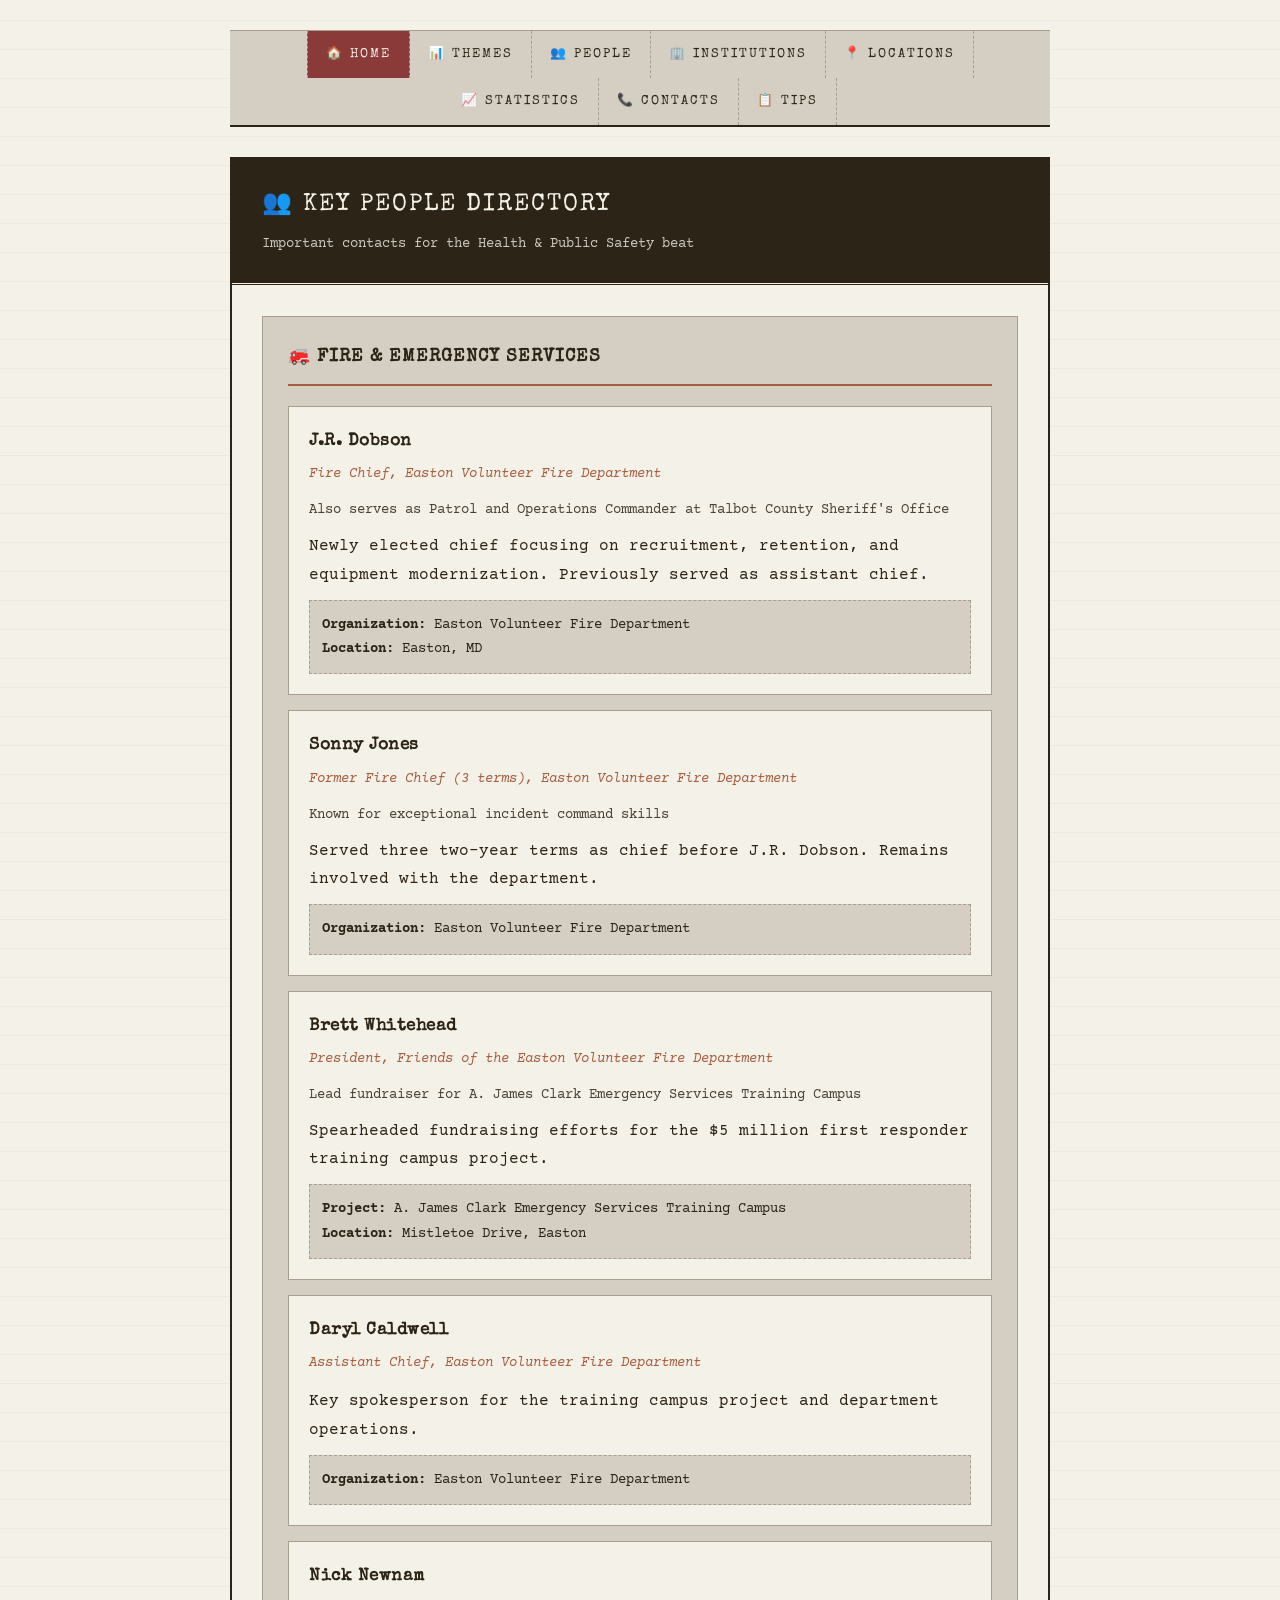
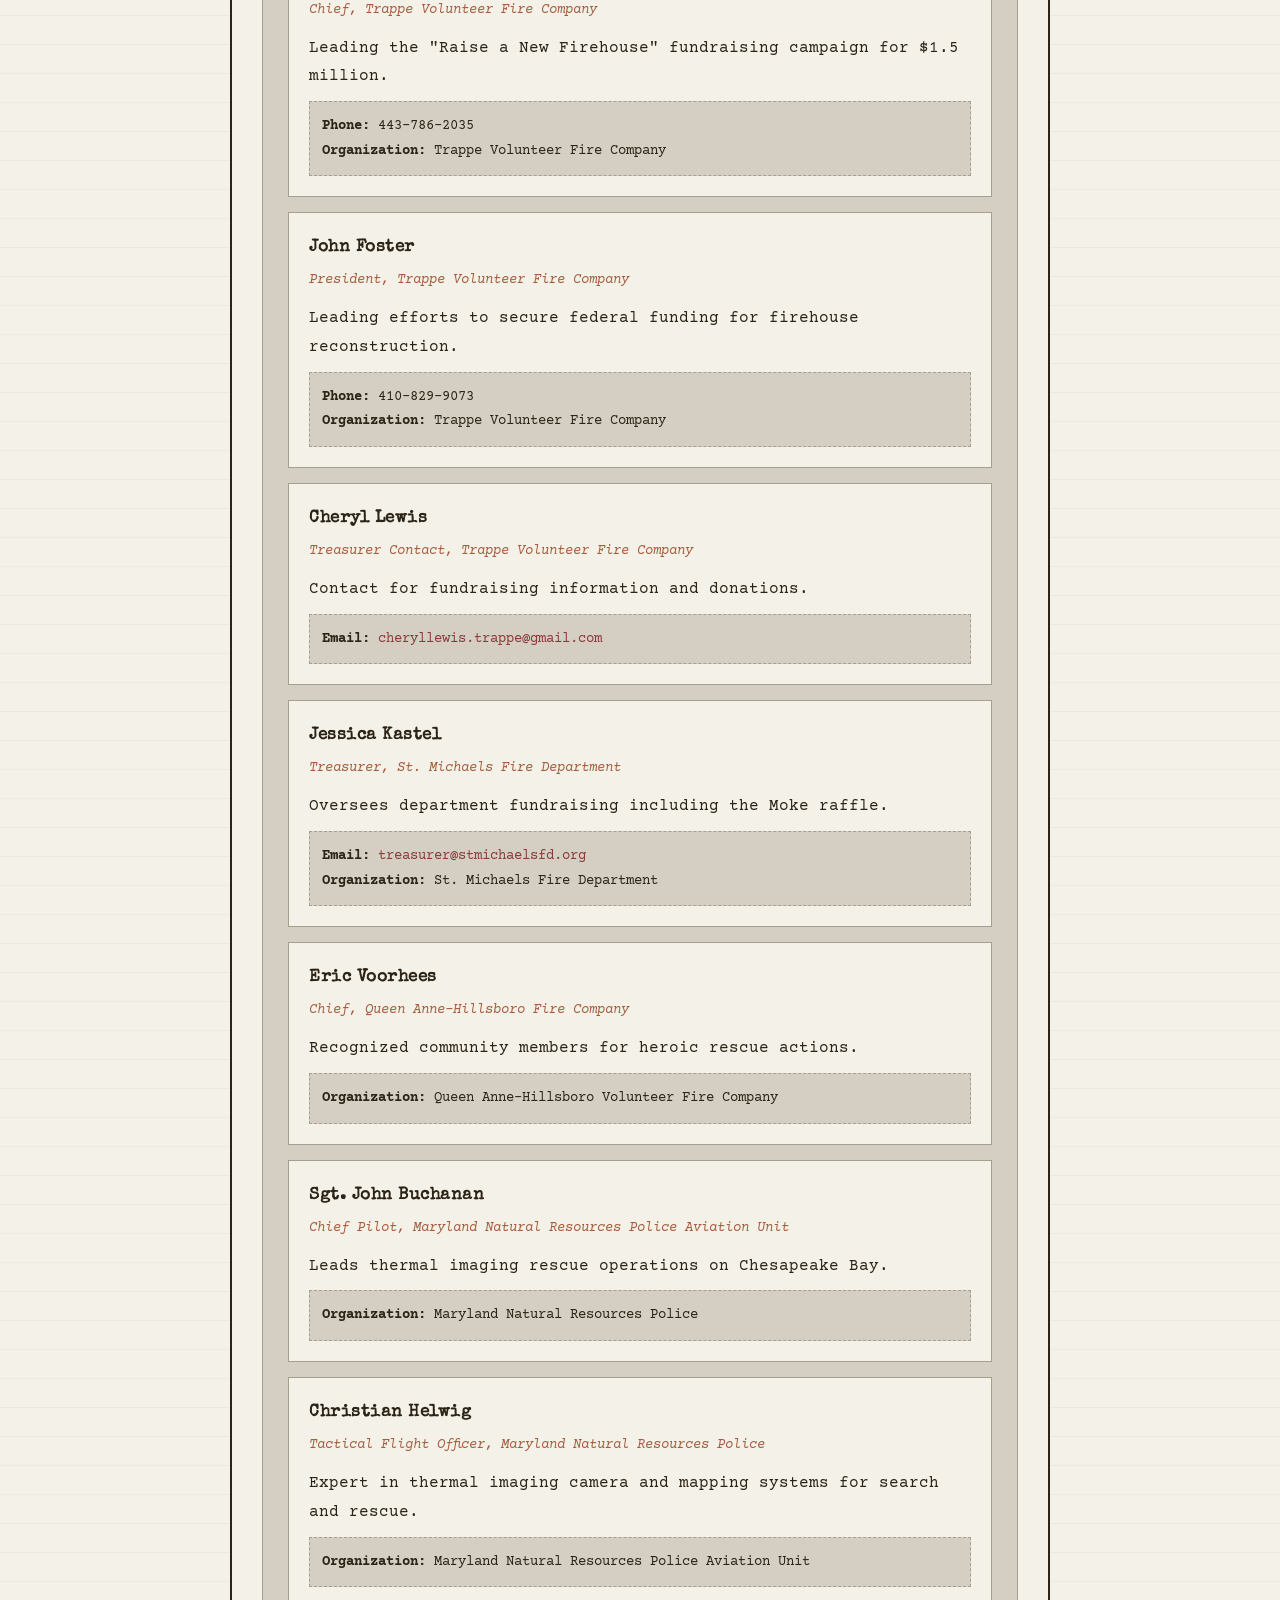
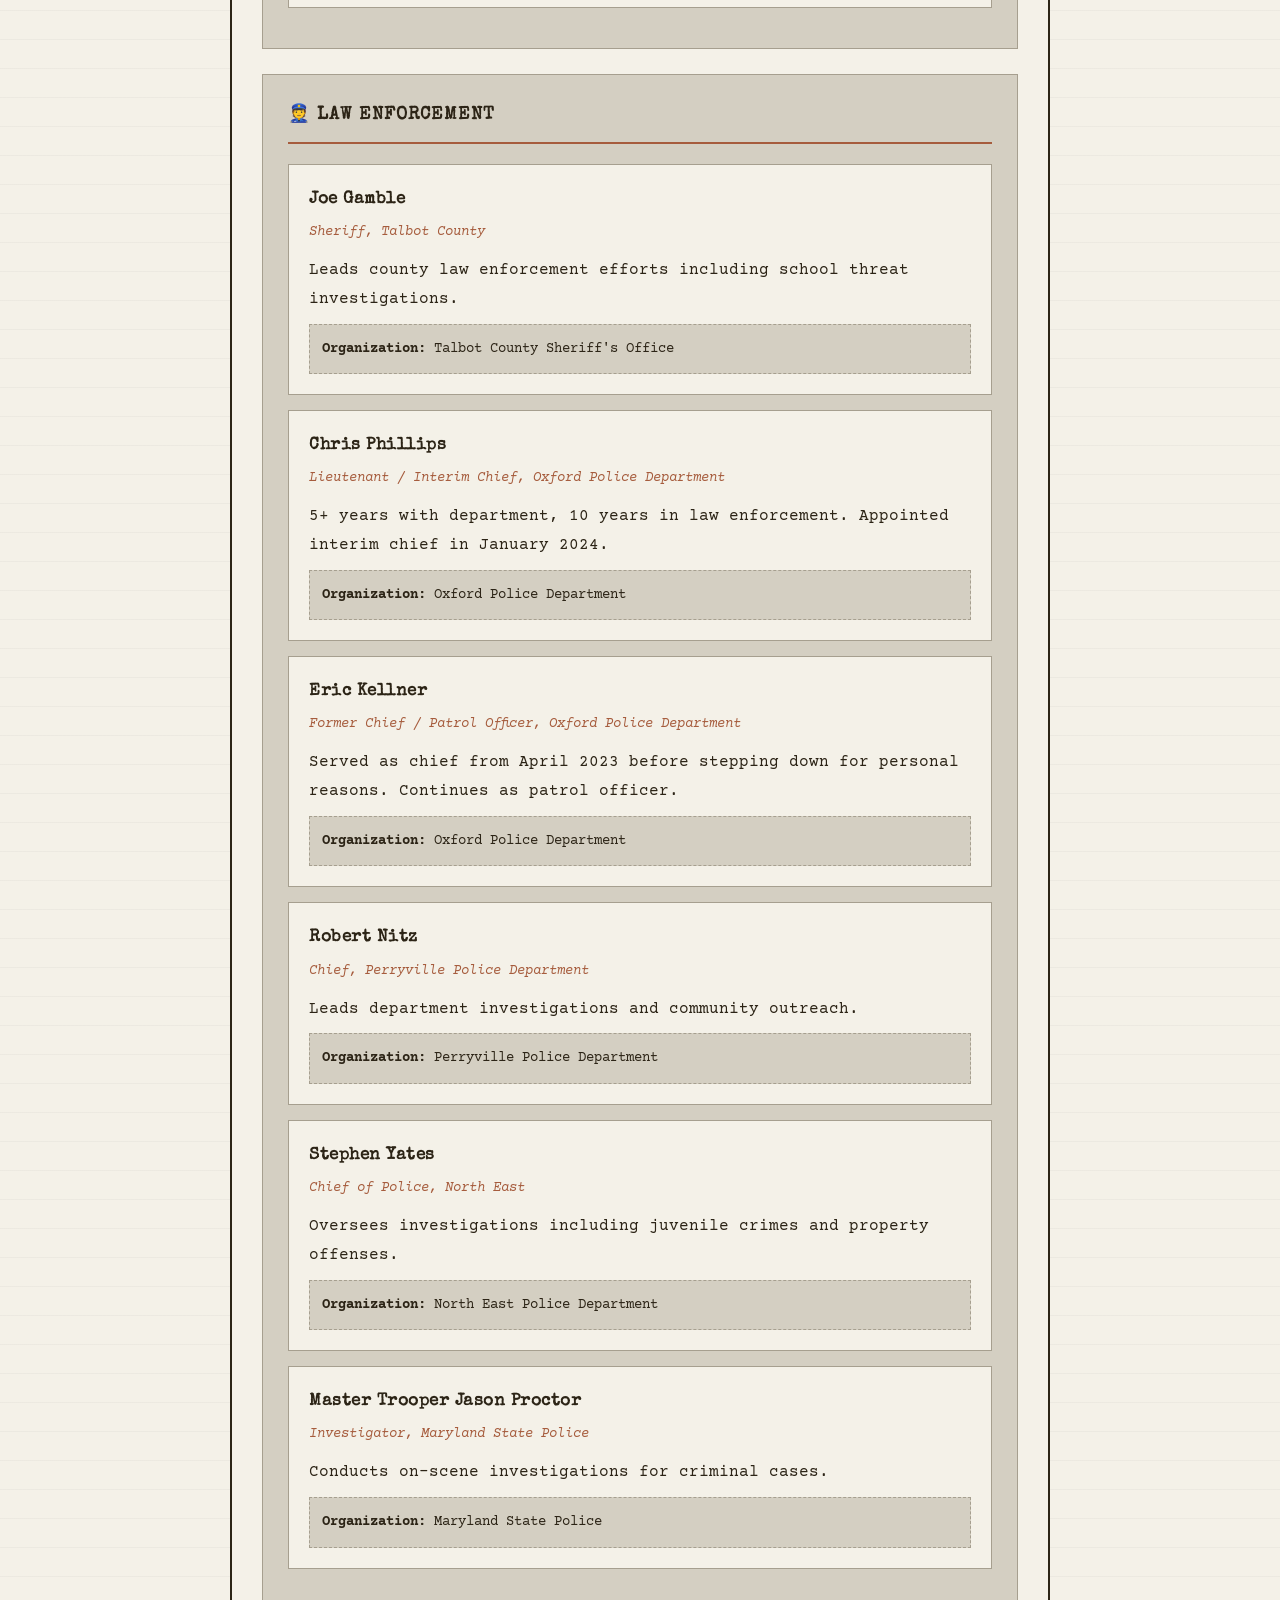
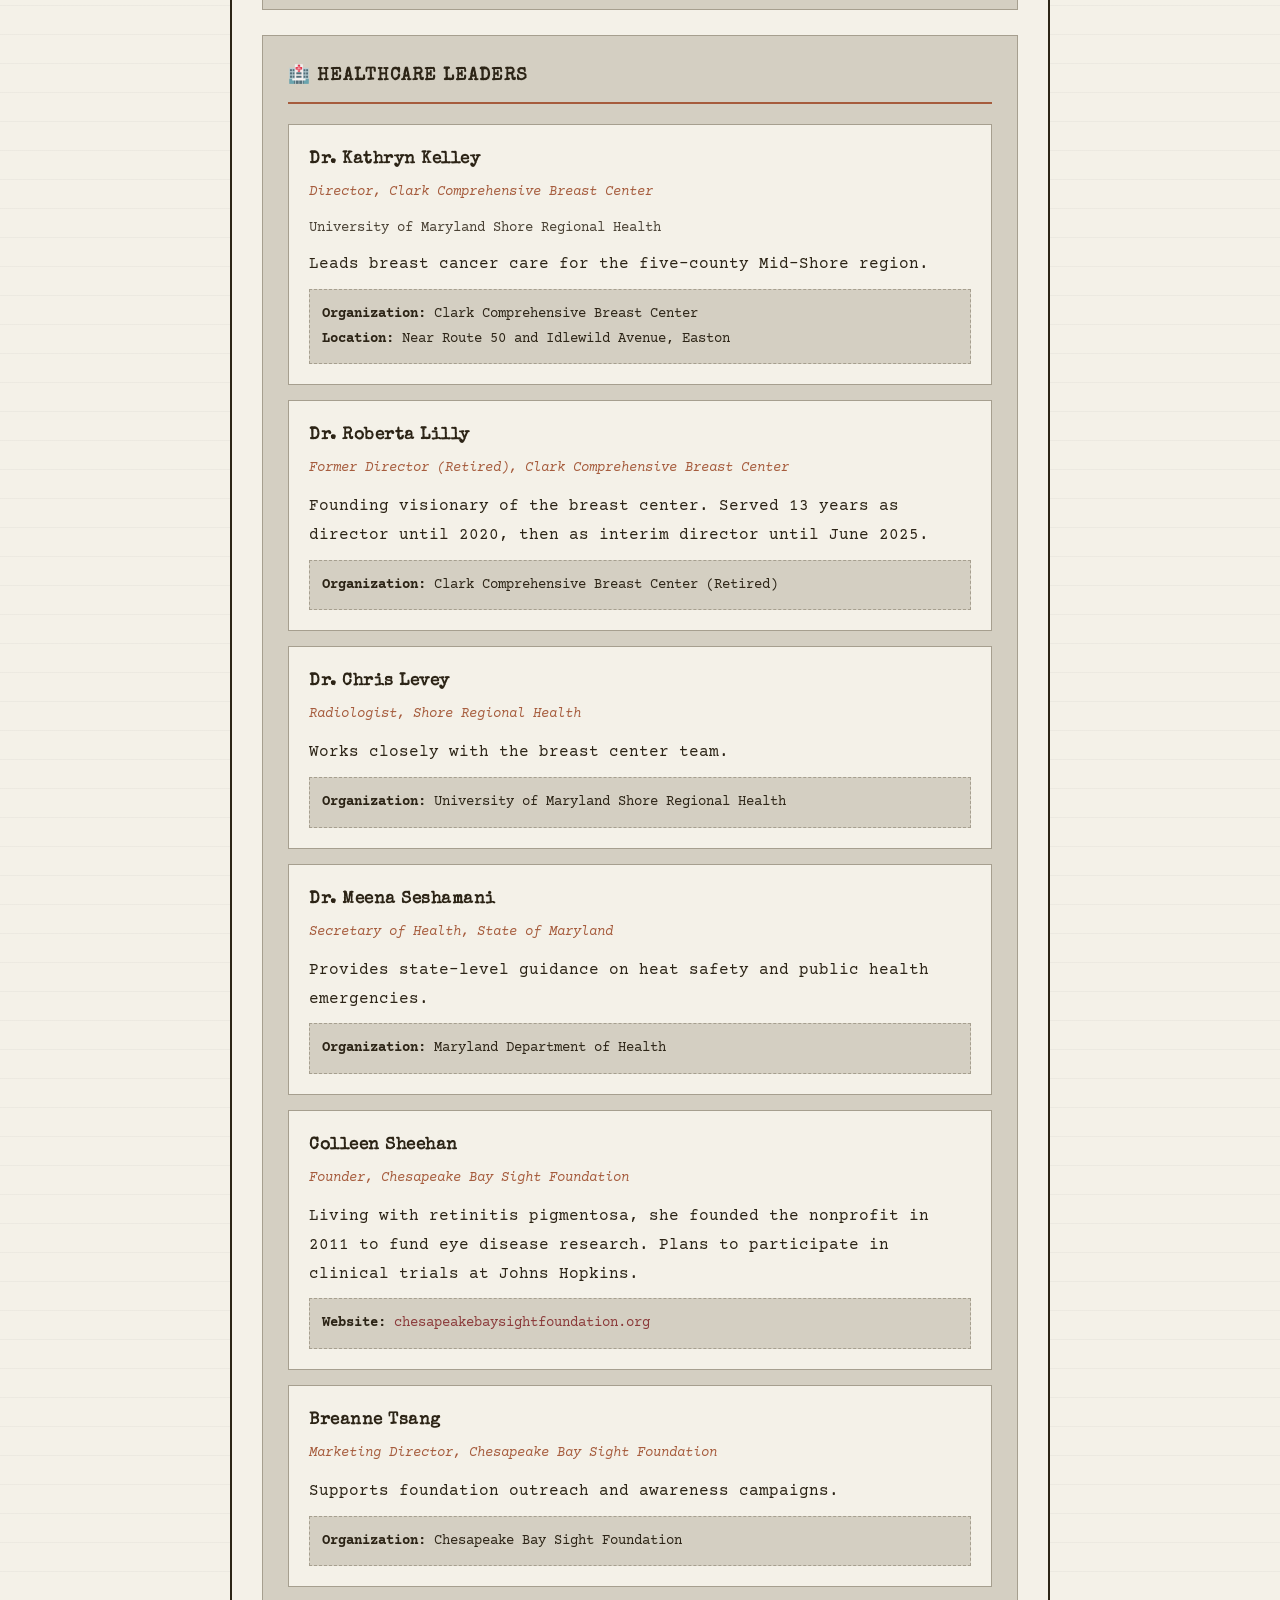
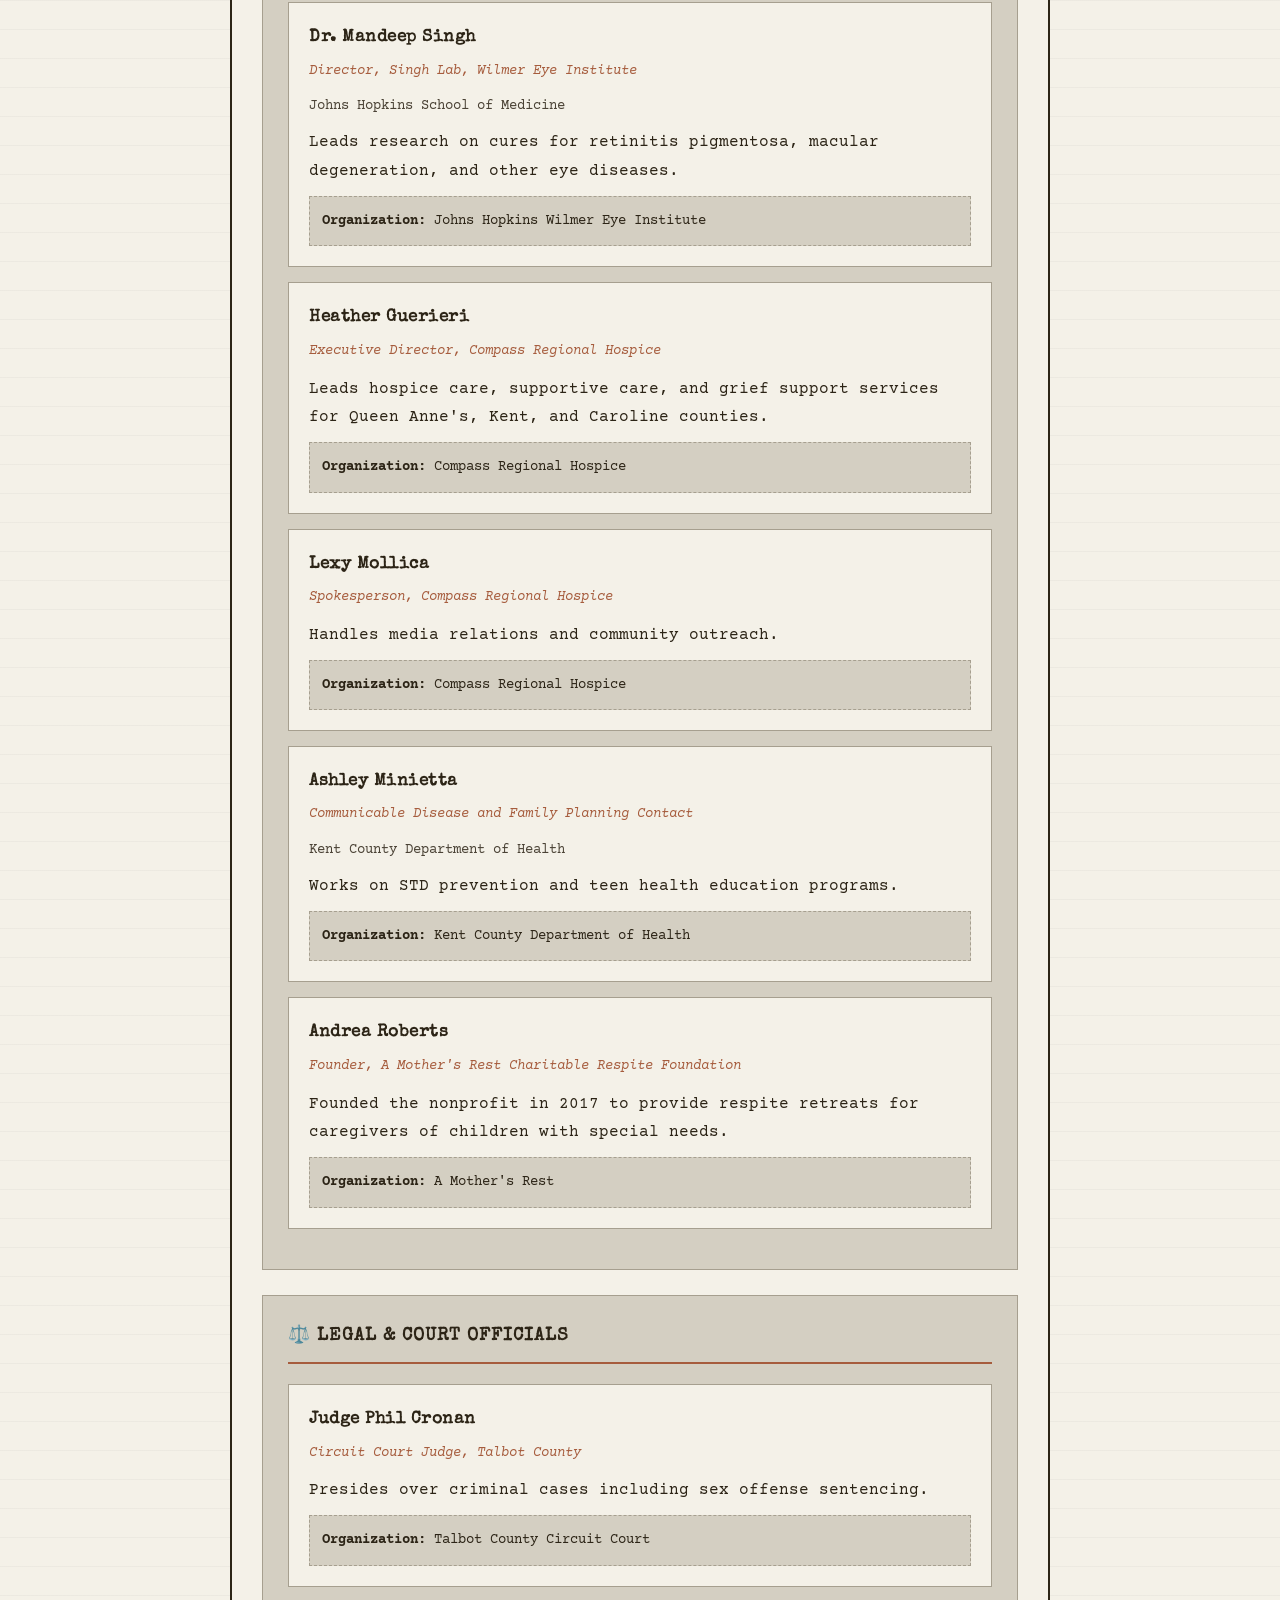
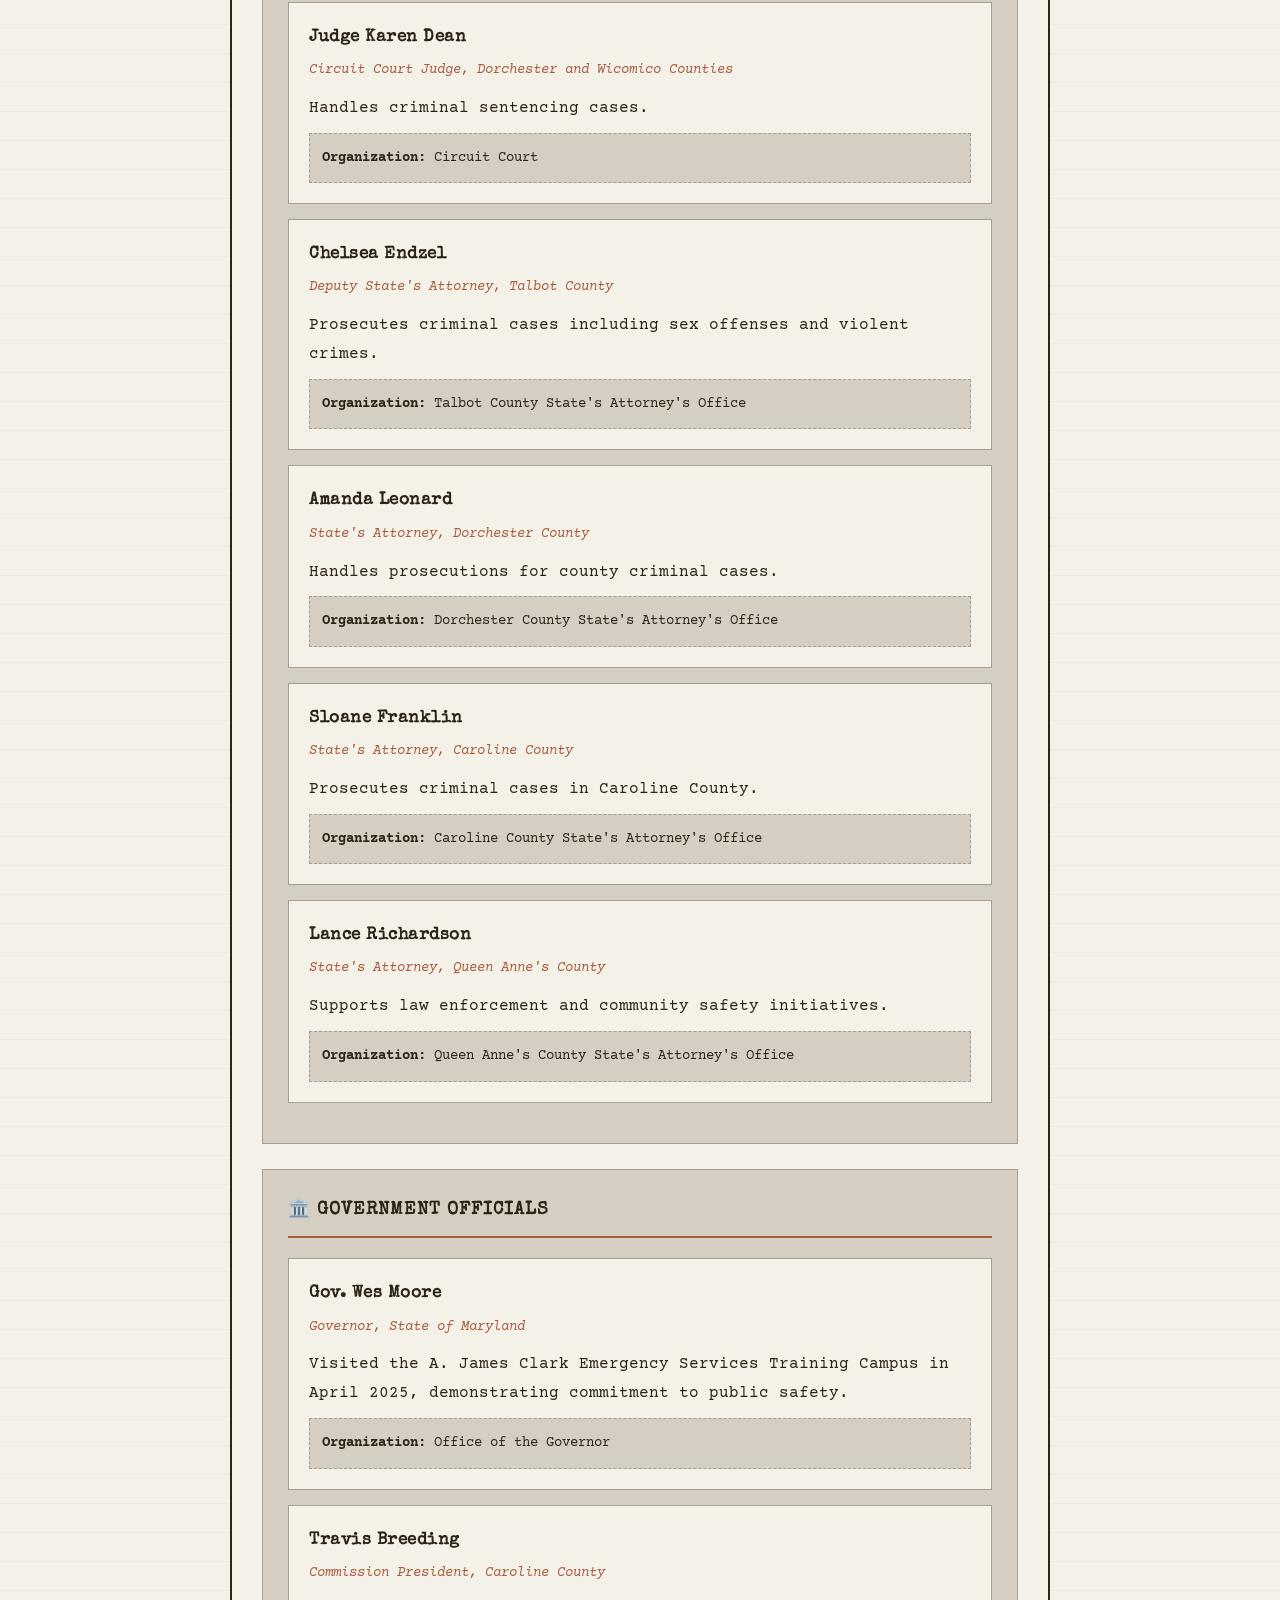
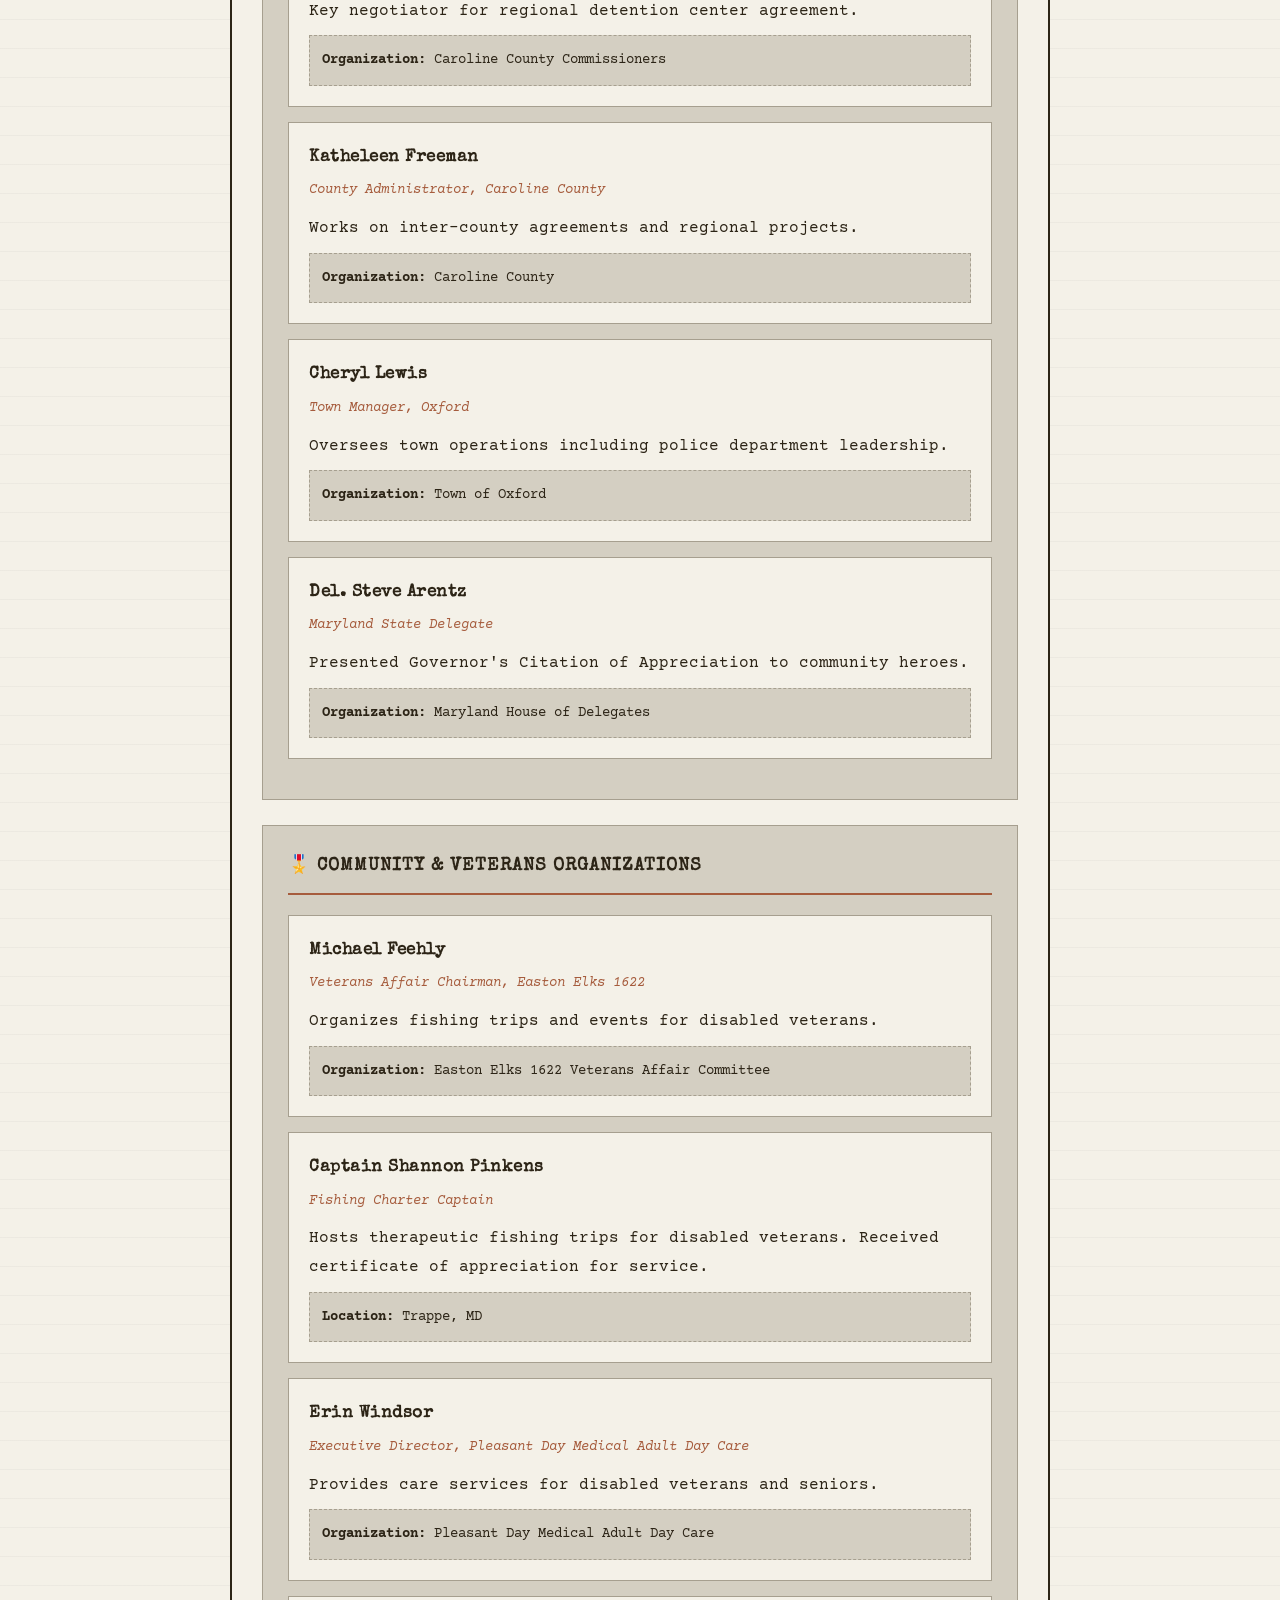
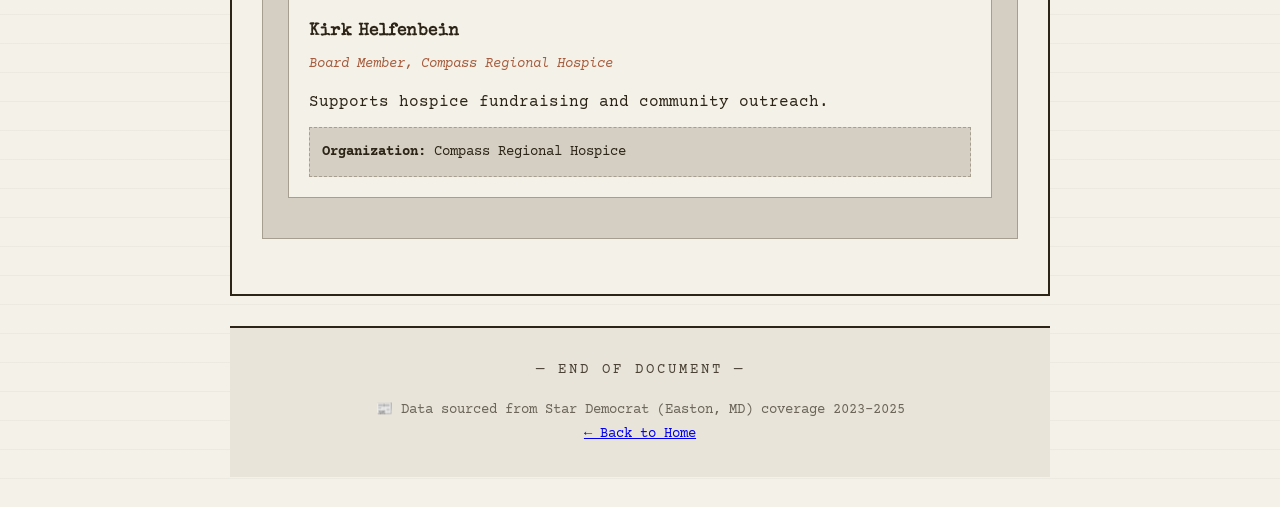
<file: charleston/stardem_final/health_safety_site/key-people.html>
<!DOCTYPE html>
<html lang="en">
<head>
    <meta charset="UTF-8">
    <meta name="viewport" content="width=device-width, initial-scale=1.0">
    <title>Key People Directory | Health & Public Safety Beat</title>
    <link rel="stylesheet" href="styles.css">
</head>
<body>
    <div class="container">
        <nav class="nav-bar">
            <a href="index.html" class="home-link">🏠 Home</a>
            <a href="recurring-themes.html">📊 Themes</a>
            <a href="key-people.html">👥 People</a>
            <a href="key-institutions.html">🏢 Institutions</a>
            <a href="key-locations.html">📍 Locations</a>
            <a href="statistics.html">📈 Statistics</a>
            <a href="quick-contacts.html">📞 Contacts</a>
            <a href="reporting-tips.html">📋 Tips</a>
        </nav>
        
        <div class="section">
            <div class="section-header people">
                <h2>👥 Key People Directory</h2>
                <p>Important contacts for the Health & Public Safety beat</p>
            </div>
            <div class="section-content">
                
                <div class="directory-section">
                    <h3>🚒 Fire & Emergency Services</h3>
                    
                    <div class="person-card">
                        <h4>J.R. Dobson</h4>
                        <div class="title">Fire Chief, Easton Volunteer Fire Department</div>
                        <div class="organization">Also serves as Patrol and Operations Commander at Talbot County Sheriff's Office</div>
                        <p>Newly elected chief focusing on recruitment, retention, and equipment modernization. Previously served as assistant chief.</p>
                        <div class="contact">
                            <strong>Organization:</strong> Easton Volunteer Fire Department<br>
                            <strong>Location:</strong> Easton, MD
                        </div>
                    </div>
                    
                    <div class="person-card">
                        <h4>Sonny Jones</h4>
                        <div class="title">Former Fire Chief (3 terms), Easton Volunteer Fire Department</div>
                        <div class="organization">Known for exceptional incident command skills</div>
                        <p>Served three two-year terms as chief before J.R. Dobson. Remains involved with the department.</p>
                        <div class="contact">
                            <strong>Organization:</strong> Easton Volunteer Fire Department
                        </div>
                    </div>
                    
                    <div class="person-card">
                        <h4>Brett Whitehead</h4>
                        <div class="title">President, Friends of the Easton Volunteer Fire Department</div>
                        <div class="organization">Lead fundraiser for A. James Clark Emergency Services Training Campus</div>
                        <p>Spearheaded fundraising efforts for the $5 million first responder training campus project.</p>
                        <div class="contact">
                            <strong>Project:</strong> A. James Clark Emergency Services Training Campus<br>
                            <strong>Location:</strong> Mistletoe Drive, Easton
                        </div>
                    </div>
                    
                    <div class="person-card">
                        <h4>Daryl Caldwell</h4>
                        <div class="title">Assistant Chief, Easton Volunteer Fire Department</div>
                        <p>Key spokesperson for the training campus project and department operations.</p>
                        <div class="contact">
                            <strong>Organization:</strong> Easton Volunteer Fire Department
                        </div>
                    </div>
                    
                    <div class="person-card">
                        <h4>Nick Newnam</h4>
                        <div class="title">Chief, Trappe Volunteer Fire Company</div>
                        <p>Leading the "Raise a New Firehouse" fundraising campaign for $1.5 million.</p>
                        <div class="contact">
                            <strong>Phone:</strong> 443-786-2035<br>
                            <strong>Organization:</strong> Trappe Volunteer Fire Company
                        </div>
                    </div>
                    
                    <div class="person-card">
                        <h4>John Foster</h4>
                        <div class="title">President, Trappe Volunteer Fire Company</div>
                        <p>Leading efforts to secure federal funding for firehouse reconstruction.</p>
                        <div class="contact">
                            <strong>Phone:</strong> 410-829-9073<br>
                            <strong>Organization:</strong> Trappe Volunteer Fire Company
                        </div>
                    </div>
                    
                    <div class="person-card">
                        <h4>Cheryl Lewis</h4>
                        <div class="title">Treasurer Contact, Trappe Volunteer Fire Company</div>
                        <p>Contact for fundraising information and donations.</p>
                        <div class="contact">
                            <strong>Email:</strong> <a href="mailto:cheryllewis.trappe@gmail.com">cheryllewis.trappe@gmail.com</a>
                        </div>
                    </div>
                    
                    <div class="person-card">
                        <h4>Jessica Kastel</h4>
                        <div class="title">Treasurer, St. Michaels Fire Department</div>
                        <p>Oversees department fundraising including the Moke raffle.</p>
                        <div class="contact">
                            <strong>Email:</strong> <a href="mailto:treasurer@stmichaelsfd.org">treasurer@stmichaelsfd.org</a><br>
                            <strong>Organization:</strong> St. Michaels Fire Department
                        </div>
                    </div>
                    
                    <div class="person-card">
                        <h4>Eric Voorhees</h4>
                        <div class="title">Chief, Queen Anne-Hillsboro Fire Company</div>
                        <p>Recognized community members for heroic rescue actions.</p>
                        <div class="contact">
                            <strong>Organization:</strong> Queen Anne-Hillsboro Volunteer Fire Company
                        </div>
                    </div>
                    
                    <div class="person-card">
                        <h4>Sgt. John Buchanan</h4>
                        <div class="title">Chief Pilot, Maryland Natural Resources Police Aviation Unit</div>
                        <p>Leads thermal imaging rescue operations on Chesapeake Bay.</p>
                        <div class="contact">
                            <strong>Organization:</strong> Maryland Natural Resources Police
                        </div>
                    </div>
                    
                    <div class="person-card">
                        <h4>Christian Helwig</h4>
                        <div class="title">Tactical Flight Officer, Maryland Natural Resources Police</div>
                        <p>Expert in thermal imaging camera and mapping systems for search and rescue.</p>
                        <div class="contact">
                            <strong>Organization:</strong> Maryland Natural Resources Police Aviation Unit
                        </div>
                    </div>
                </div>
                
                <div class="directory-section">
                    <h3>👮 Law Enforcement</h3>
                    
                    <div class="person-card">
                        <h4>Joe Gamble</h4>
                        <div class="title">Sheriff, Talbot County</div>
                        <p>Leads county law enforcement efforts including school threat investigations.</p>
                        <div class="contact">
                            <strong>Organization:</strong> Talbot County Sheriff's Office
                        </div>
                    </div>
                    
                    <div class="person-card">
                        <h4>Chris Phillips</h4>
                        <div class="title">Lieutenant / Interim Chief, Oxford Police Department</div>
                        <p>5+ years with department, 10 years in law enforcement. Appointed interim chief in January 2024.</p>
                        <div class="contact">
                            <strong>Organization:</strong> Oxford Police Department
                        </div>
                    </div>
                    
                    <div class="person-card">
                        <h4>Eric Kellner</h4>
                        <div class="title">Former Chief / Patrol Officer, Oxford Police Department</div>
                        <p>Served as chief from April 2023 before stepping down for personal reasons. Continues as patrol officer.</p>
                        <div class="contact">
                            <strong>Organization:</strong> Oxford Police Department
                        </div>
                    </div>
                    
                    <div class="person-card">
                        <h4>Robert Nitz</h4>
                        <div class="title">Chief, Perryville Police Department</div>
                        <p>Leads department investigations and community outreach.</p>
                        <div class="contact">
                            <strong>Organization:</strong> Perryville Police Department
                        </div>
                    </div>
                    
                    <div class="person-card">
                        <h4>Stephen Yates</h4>
                        <div class="title">Chief of Police, North East</div>
                        <p>Oversees investigations including juvenile crimes and property offenses.</p>
                        <div class="contact">
                            <strong>Organization:</strong> North East Police Department
                        </div>
                    </div>
                    
                    <div class="person-card">
                        <h4>Master Trooper Jason Proctor</h4>
                        <div class="title">Investigator, Maryland State Police</div>
                        <p>Conducts on-scene investigations for criminal cases.</p>
                        <div class="contact">
                            <strong>Organization:</strong> Maryland State Police
                        </div>
                    </div>
                </div>
                
                <div class="directory-section">
                    <h3>🏥 Healthcare Leaders</h3>
                    
                    <div class="person-card">
                        <h4>Dr. Kathryn Kelley</h4>
                        <div class="title">Director, Clark Comprehensive Breast Center</div>
                        <div class="organization">University of Maryland Shore Regional Health</div>
                        <p>Leads breast cancer care for the five-county Mid-Shore region.</p>
                        <div class="contact">
                            <strong>Organization:</strong> Clark Comprehensive Breast Center<br>
                            <strong>Location:</strong> Near Route 50 and Idlewild Avenue, Easton
                        </div>
                    </div>
                    
                    <div class="person-card">
                        <h4>Dr. Roberta Lilly</h4>
                        <div class="title">Former Director (Retired), Clark Comprehensive Breast Center</div>
                        <p>Founding visionary of the breast center. Served 13 years as director until 2020, then as interim director until June 2025.</p>
                        <div class="contact">
                            <strong>Organization:</strong> Clark Comprehensive Breast Center (Retired)
                        </div>
                    </div>
                    
                    <div class="person-card">
                        <h4>Dr. Chris Levey</h4>
                        <div class="title">Radiologist, Shore Regional Health</div>
                        <p>Works closely with the breast center team.</p>
                        <div class="contact">
                            <strong>Organization:</strong> University of Maryland Shore Regional Health
                        </div>
                    </div>
                    
                    <div class="person-card">
                        <h4>Dr. Meena Seshamani</h4>
                        <div class="title">Secretary of Health, State of Maryland</div>
                        <p>Provides state-level guidance on heat safety and public health emergencies.</p>
                        <div class="contact">
                            <strong>Organization:</strong> Maryland Department of Health
                        </div>
                    </div>
                    
                    <div class="person-card">
                        <h4>Colleen Sheehan</h4>
                        <div class="title">Founder, Chesapeake Bay Sight Foundation</div>
                        <p>Living with retinitis pigmentosa, she founded the nonprofit in 2011 to fund eye disease research. Plans to participate in clinical trials at Johns Hopkins.</p>
                        <div class="contact">
                            <strong>Website:</strong> <a href="https://chesapeakebaysightfoundation.org" target="_blank">chesapeakebaysightfoundation.org</a>
                        </div>
                    </div>
                    
                    <div class="person-card">
                        <h4>Breanne Tsang</h4>
                        <div class="title">Marketing Director, Chesapeake Bay Sight Foundation</div>
                        <p>Supports foundation outreach and awareness campaigns.</p>
                        <div class="contact">
                            <strong>Organization:</strong> Chesapeake Bay Sight Foundation
                        </div>
                    </div>
                    
                    <div class="person-card">
                        <h4>Dr. Mandeep Singh</h4>
                        <div class="title">Director, Singh Lab, Wilmer Eye Institute</div>
                        <div class="organization">Johns Hopkins School of Medicine</div>
                        <p>Leads research on cures for retinitis pigmentosa, macular degeneration, and other eye diseases.</p>
                        <div class="contact">
                            <strong>Organization:</strong> Johns Hopkins Wilmer Eye Institute
                        </div>
                    </div>
                    
                    <div class="person-card">
                        <h4>Heather Guerieri</h4>
                        <div class="title">Executive Director, Compass Regional Hospice</div>
                        <p>Leads hospice care, supportive care, and grief support services for Queen Anne's, Kent, and Caroline counties.</p>
                        <div class="contact">
                            <strong>Organization:</strong> Compass Regional Hospice
                        </div>
                    </div>
                    
                    <div class="person-card">
                        <h4>Lexy Mollica</h4>
                        <div class="title">Spokesperson, Compass Regional Hospice</div>
                        <p>Handles media relations and community outreach.</p>
                        <div class="contact">
                            <strong>Organization:</strong> Compass Regional Hospice
                        </div>
                    </div>
                    
                    <div class="person-card">
                        <h4>Ashley Minietta</h4>
                        <div class="title">Communicable Disease and Family Planning Contact</div>
                        <div class="organization">Kent County Department of Health</div>
                        <p>Works on STD prevention and teen health education programs.</p>
                        <div class="contact">
                            <strong>Organization:</strong> Kent County Department of Health
                        </div>
                    </div>
                    
                    <div class="person-card">
                        <h4>Andrea Roberts</h4>
                        <div class="title">Founder, A Mother's Rest Charitable Respite Foundation</div>
                        <p>Founded the nonprofit in 2017 to provide respite retreats for caregivers of children with special needs.</p>
                        <div class="contact">
                            <strong>Organization:</strong> A Mother's Rest
                        </div>
                    </div>
                </div>
                
                <div class="directory-section">
                    <h3>⚖️ Legal & Court Officials</h3>
                    
                    <div class="person-card">
                        <h4>Judge Phil Cronan</h4>
                        <div class="title">Circuit Court Judge, Talbot County</div>
                        <p>Presides over criminal cases including sex offense sentencing.</p>
                        <div class="contact">
                            <strong>Organization:</strong> Talbot County Circuit Court
                        </div>
                    </div>
                    
                    <div class="person-card">
                        <h4>Judge Karen Dean</h4>
                        <div class="title">Circuit Court Judge, Dorchester and Wicomico Counties</div>
                        <p>Handles criminal sentencing cases.</p>
                        <div class="contact">
                            <strong>Organization:</strong> Circuit Court
                        </div>
                    </div>
                    
                    <div class="person-card">
                        <h4>Chelsea Endzel</h4>
                        <div class="title">Deputy State's Attorney, Talbot County</div>
                        <p>Prosecutes criminal cases including sex offenses and violent crimes.</p>
                        <div class="contact">
                            <strong>Organization:</strong> Talbot County State's Attorney's Office
                        </div>
                    </div>
                    
                    <div class="person-card">
                        <h4>Amanda Leonard</h4>
                        <div class="title">State's Attorney, Dorchester County</div>
                        <p>Handles prosecutions for county criminal cases.</p>
                        <div class="contact">
                            <strong>Organization:</strong> Dorchester County State's Attorney's Office
                        </div>
                    </div>
                    
                    <div class="person-card">
                        <h4>Sloane Franklin</h4>
                        <div class="title">State's Attorney, Caroline County</div>
                        <p>Prosecutes criminal cases in Caroline County.</p>
                        <div class="contact">
                            <strong>Organization:</strong> Caroline County State's Attorney's Office
                        </div>
                    </div>
                    
                    <div class="person-card">
                        <h4>Lance Richardson</h4>
                        <div class="title">State's Attorney, Queen Anne's County</div>
                        <p>Supports law enforcement and community safety initiatives.</p>
                        <div class="contact">
                            <strong>Organization:</strong> Queen Anne's County State's Attorney's Office
                        </div>
                    </div>
                </div>
                
                <div class="directory-section">
                    <h3>🏛️ Government Officials</h3>
                    
                    <div class="person-card">
                        <h4>Gov. Wes Moore</h4>
                        <div class="title">Governor, State of Maryland</div>
                        <p>Visited the A. James Clark Emergency Services Training Campus in April 2025, demonstrating commitment to public safety.</p>
                        <div class="contact">
                            <strong>Organization:</strong> Office of the Governor
                        </div>
                    </div>
                    
                    <div class="person-card">
                        <h4>Travis Breeding</h4>
                        <div class="title">Commission President, Caroline County</div>
                        <p>Key negotiator for regional detention center agreement.</p>
                        <div class="contact">
                            <strong>Organization:</strong> Caroline County Commissioners
                        </div>
                    </div>
                    
                    <div class="person-card">
                        <h4>Katheleen Freeman</h4>
                        <div class="title">County Administrator, Caroline County</div>
                        <p>Works on inter-county agreements and regional projects.</p>
                        <div class="contact">
                            <strong>Organization:</strong> Caroline County
                        </div>
                    </div>
                    
                    <div class="person-card">
                        <h4>Cheryl Lewis</h4>
                        <div class="title">Town Manager, Oxford</div>
                        <p>Oversees town operations including police department leadership.</p>
                        <div class="contact">
                            <strong>Organization:</strong> Town of Oxford
                        </div>
                    </div>
                    
                    <div class="person-card">
                        <h4>Del. Steve Arentz</h4>
                        <div class="title">Maryland State Delegate</div>
                        <p>Presented Governor's Citation of Appreciation to community heroes.</p>
                        <div class="contact">
                            <strong>Organization:</strong> Maryland House of Delegates
                        </div>
                    </div>
                </div>
                
                <div class="directory-section">
                    <h3>🎖️ Community & Veterans Organizations</h3>
                    
                    <div class="person-card">
                        <h4>Michael Feehly</h4>
                        <div class="title">Veterans Affair Chairman, Easton Elks 1622</div>
                        <p>Organizes fishing trips and events for disabled veterans.</p>
                        <div class="contact">
                            <strong>Organization:</strong> Easton Elks 1622 Veterans Affair Committee
                        </div>
                    </div>
                    
                    <div class="person-card">
                        <h4>Captain Shannon Pinkens</h4>
                        <div class="title">Fishing Charter Captain</div>
                        <p>Hosts therapeutic fishing trips for disabled veterans. Received certificate of appreciation for service.</p>
                        <div class="contact">
                            <strong>Location:</strong> Trappe, MD
                        </div>
                    </div>
                    
                    <div class="person-card">
                        <h4>Erin Windsor</h4>
                        <div class="title">Executive Director, Pleasant Day Medical Adult Day Care</div>
                        <p>Provides care services for disabled veterans and seniors.</p>
                        <div class="contact">
                            <strong>Organization:</strong> Pleasant Day Medical Adult Day Care
                        </div>
                    </div>
                    
                    <div class="person-card">
                        <h4>Kirk Helfenbein</h4>
                        <div class="title">Board Member, Compass Regional Hospice</div>
                        <p>Supports hospice fundraising and community outreach.</p>
                        <div class="contact">
                            <strong>Organization:</strong> Compass Regional Hospice
                        </div>
                    </div>
                </div>
                
            </div>
        </div>
        
        <footer>
            <p>📰 Data sourced from Star Democrat (Easton, MD) coverage 2023-2025</p>
            <p><a href="index.html">← Back to Home</a></p>
        </footer>
    </div>
</body>
</html>
</file>
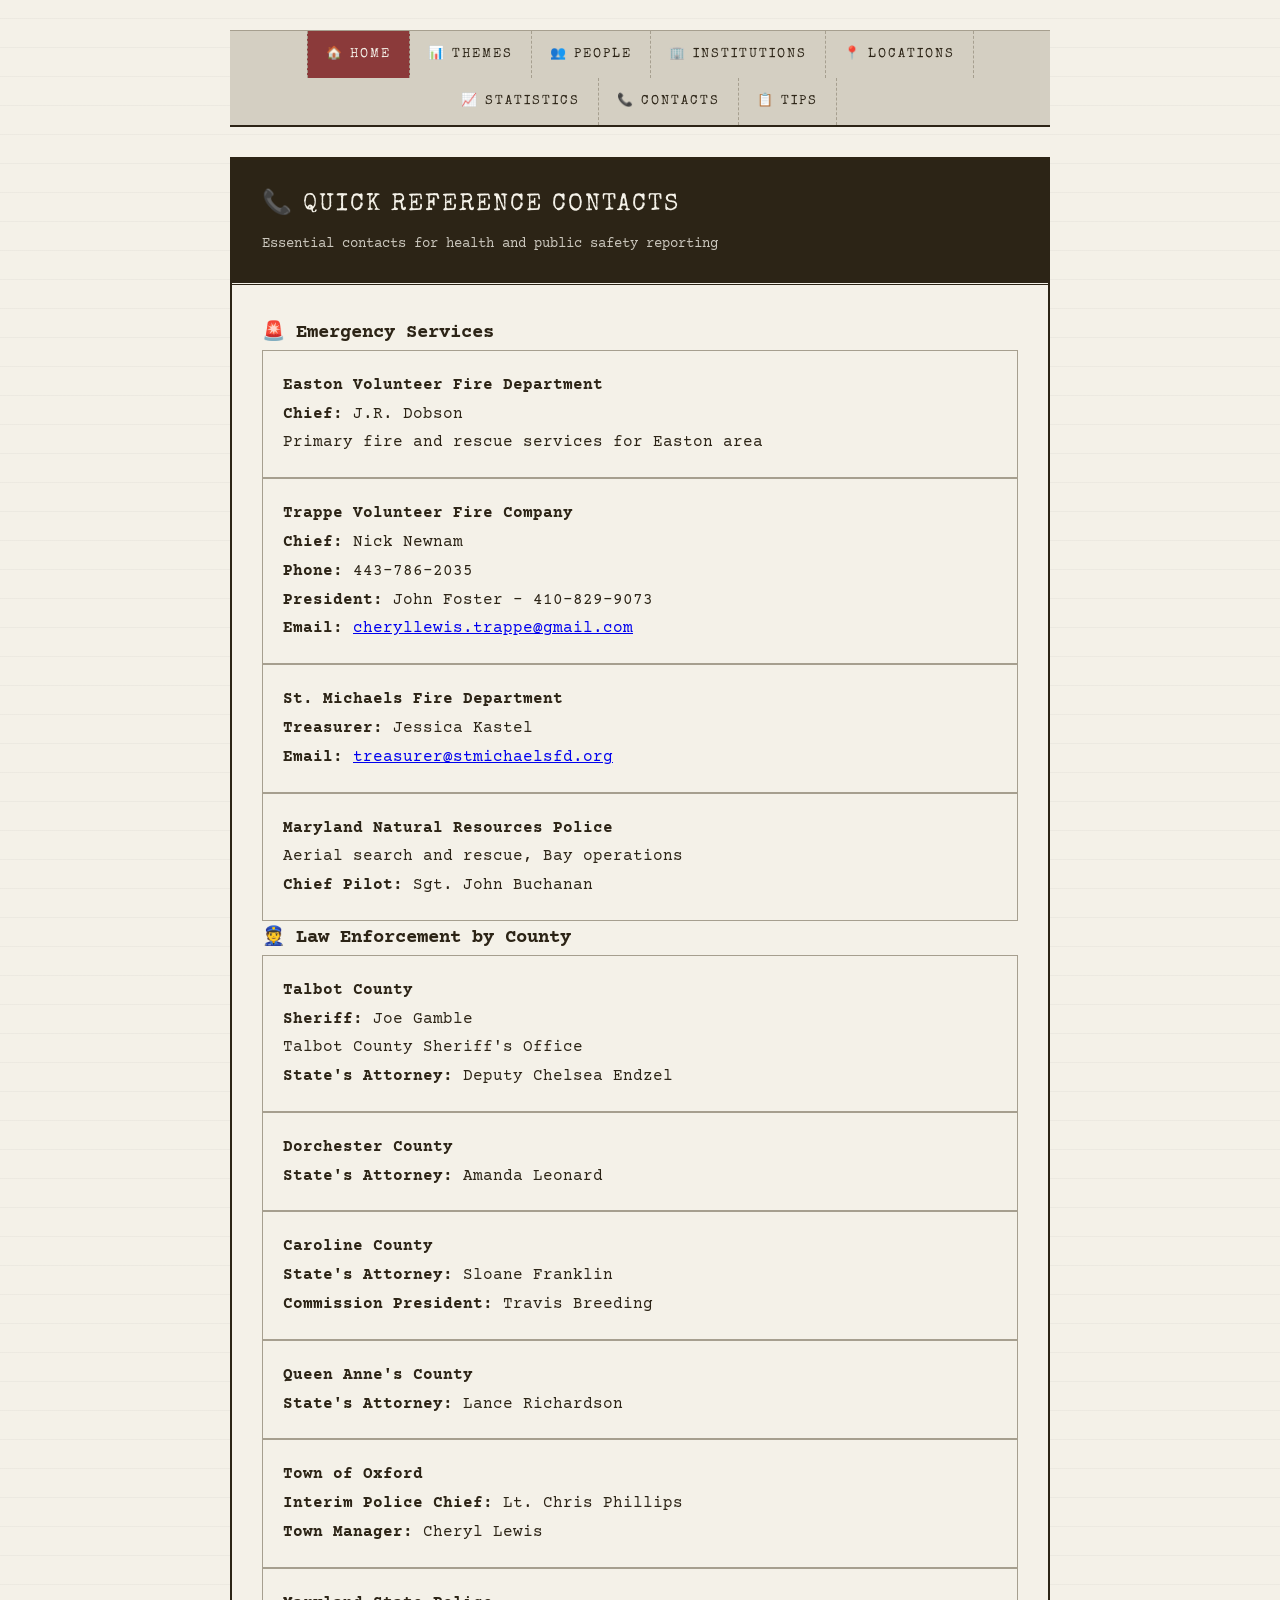
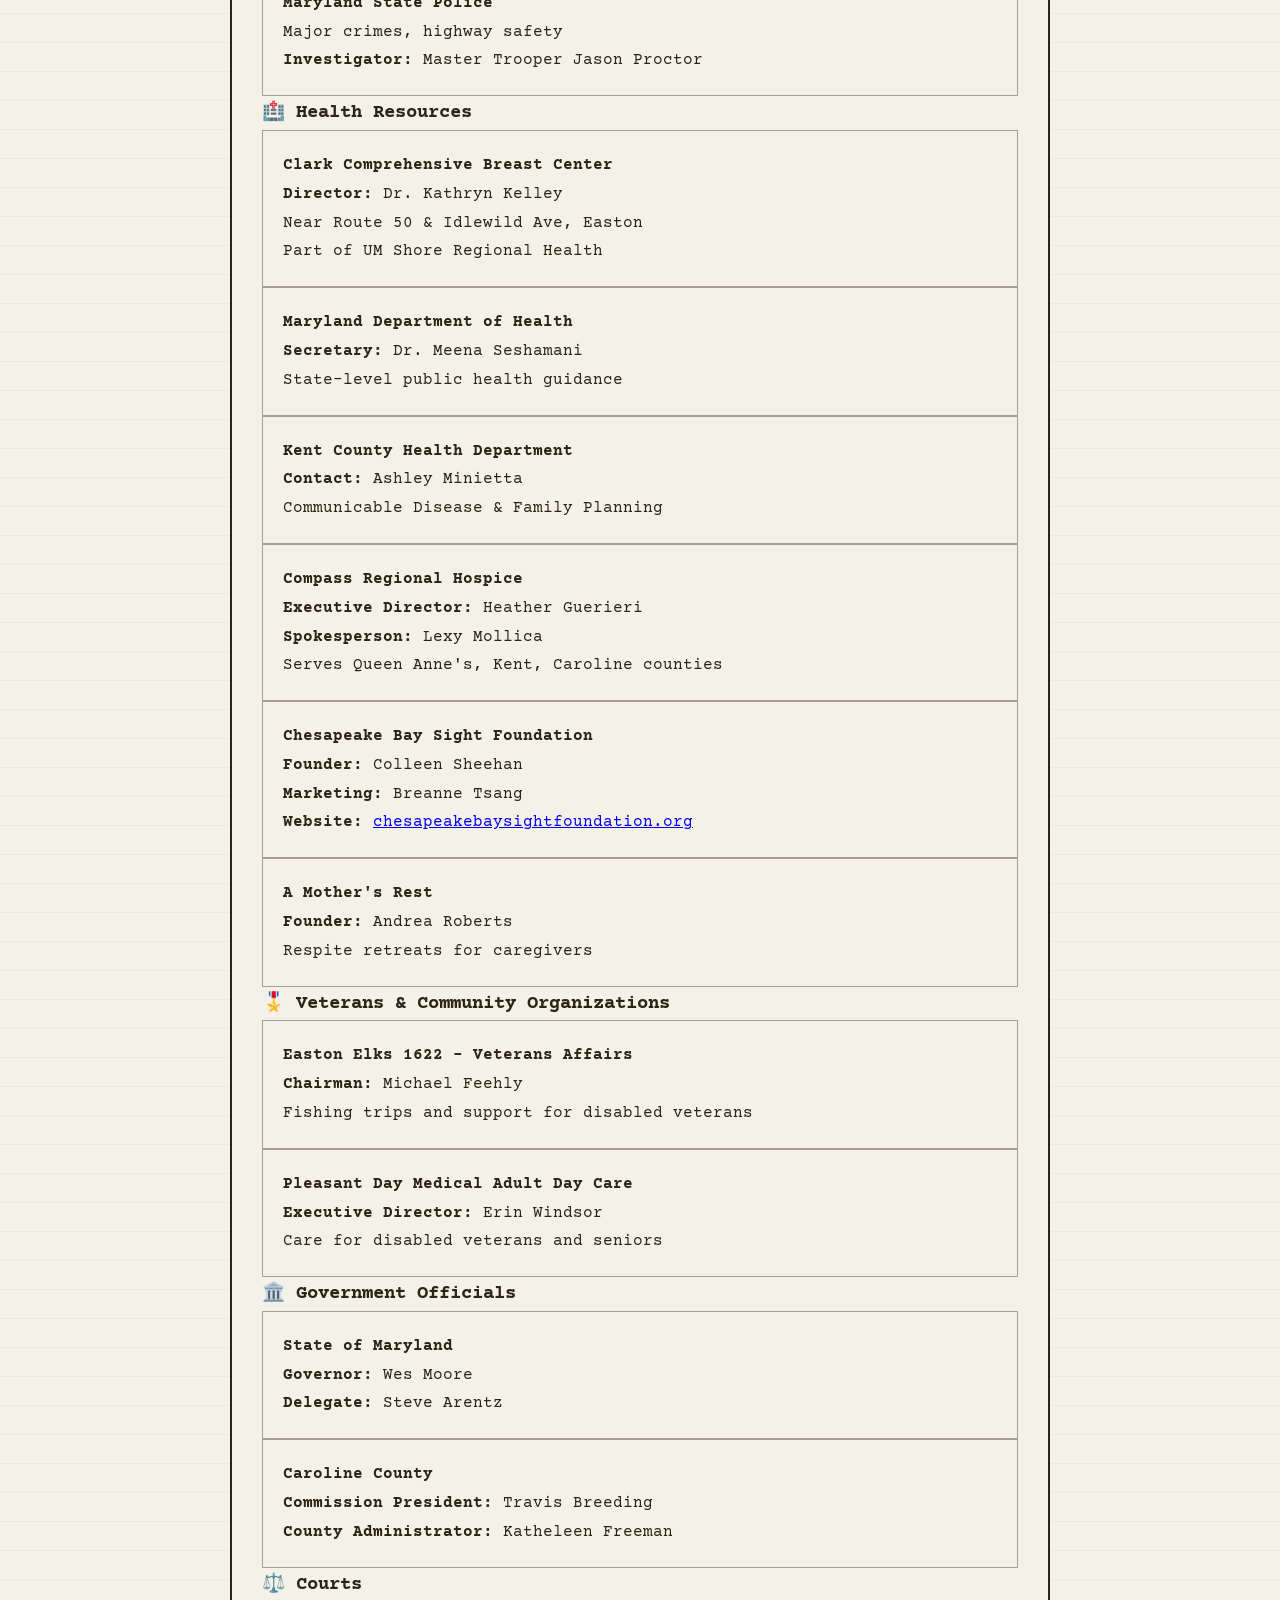
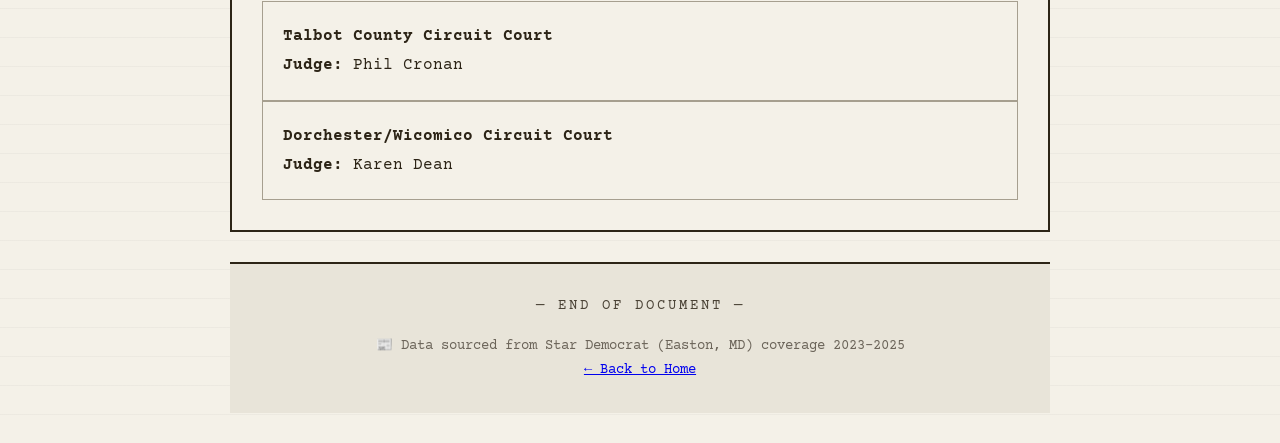
<file: charleston/stardem_final/health_safety_site/quick-contacts.html>
<!DOCTYPE html>
<html lang="en">
<head>
    <meta charset="UTF-8">
    <meta name="viewport" content="width=device-width, initial-scale=1.0">
    <title>Quick Reference Contacts | Health & Public Safety Beat</title>
    <link rel="stylesheet" href="styles.css">
</head>
<body>
    <div class="container">
        <nav class="nav-bar">
            <a href="index.html" class="home-link">🏠 Home</a>
            <a href="recurring-themes.html">📊 Themes</a>
            <a href="key-people.html">👥 People</a>
            <a href="key-institutions.html">🏢 Institutions</a>
            <a href="key-locations.html">📍 Locations</a>
            <a href="statistics.html">📈 Statistics</a>
            <a href="quick-contacts.html">📞 Contacts</a>
            <a href="reporting-tips.html">📋 Tips</a>
        </nav>
        
        <div class="section">
            <div class="section-header contacts">
                <h2>📞 Quick Reference Contacts</h2>
                <p>Essential contacts for health and public safety reporting</p>
            </div>
            <div class="section-content">
                
                <div class="quick-contact-section">
                    <h3>🚨 Emergency Services</h3>
                    
                    <div class="contact-grid">
                        <div class="contact-card">
                            <h4>Easton Volunteer Fire Department</h4>
                            <p><strong>Chief:</strong> J.R. Dobson</p>
                            <p>Primary fire and rescue services for Easton area</p>
                        </div>
                        
                        <div class="contact-card">
                            <h4>Trappe Volunteer Fire Company</h4>
                            <p><strong>Chief:</strong> Nick Newnam</p>
                            <p><strong>Phone:</strong> 443-786-2035</p>
                            <p><strong>President:</strong> John Foster - 410-829-9073</p>
                            <p><strong>Email:</strong> <a href="mailto:cheryllewis.trappe@gmail.com">cheryllewis.trappe@gmail.com</a></p>
                        </div>
                        
                        <div class="contact-card">
                            <h4>St. Michaels Fire Department</h4>
                            <p><strong>Treasurer:</strong> Jessica Kastel</p>
                            <p><strong>Email:</strong> <a href="mailto:treasurer@stmichaelsfd.org">treasurer@stmichaelsfd.org</a></p>
                        </div>
                        
                        <div class="contact-card">
                            <h4>Maryland Natural Resources Police</h4>
                            <p>Aerial search and rescue, Bay operations</p>
                            <p><strong>Chief Pilot:</strong> Sgt. John Buchanan</p>
                        </div>
                    </div>
                </div>
                
                <div class="quick-contact-section">
                    <h3>👮 Law Enforcement by County</h3>
                    
                    <div class="contact-grid">
                        <div class="contact-card">
                            <h4>Talbot County</h4>
                            <p><strong>Sheriff:</strong> Joe Gamble</p>
                            <p>Talbot County Sheriff's Office</p>
                            <p><strong>State's Attorney:</strong> Deputy Chelsea Endzel</p>
                        </div>
                        
                        <div class="contact-card">
                            <h4>Dorchester County</h4>
                            <p><strong>State's Attorney:</strong> Amanda Leonard</p>
                        </div>
                        
                        <div class="contact-card">
                            <h4>Caroline County</h4>
                            <p><strong>State's Attorney:</strong> Sloane Franklin</p>
                            <p><strong>Commission President:</strong> Travis Breeding</p>
                        </div>
                        
                        <div class="contact-card">
                            <h4>Queen Anne's County</h4>
                            <p><strong>State's Attorney:</strong> Lance Richardson</p>
                        </div>
                        
                        <div class="contact-card">
                            <h4>Town of Oxford</h4>
                            <p><strong>Interim Police Chief:</strong> Lt. Chris Phillips</p>
                            <p><strong>Town Manager:</strong> Cheryl Lewis</p>
                        </div>
                        
                        <div class="contact-card">
                            <h4>Maryland State Police</h4>
                            <p>Major crimes, highway safety</p>
                            <p><strong>Investigator:</strong> Master Trooper Jason Proctor</p>
                        </div>
                    </div>
                </div>
                
                <div class="quick-contact-section">
                    <h3>🏥 Health Resources</h3>
                    
                    <div class="contact-grid">
                        <div class="contact-card">
                            <h4>Clark Comprehensive Breast Center</h4>
                            <p><strong>Director:</strong> Dr. Kathryn Kelley</p>
                            <p>Near Route 50 & Idlewild Ave, Easton</p>
                            <p>Part of UM Shore Regional Health</p>
                        </div>
                        
                        <div class="contact-card">
                            <h4>Maryland Department of Health</h4>
                            <p><strong>Secretary:</strong> Dr. Meena Seshamani</p>
                            <p>State-level public health guidance</p>
                        </div>
                        
                        <div class="contact-card">
                            <h4>Kent County Health Department</h4>
                            <p><strong>Contact:</strong> Ashley Minietta</p>
                            <p>Communicable Disease & Family Planning</p>
                        </div>
                        
                        <div class="contact-card">
                            <h4>Compass Regional Hospice</h4>
                            <p><strong>Executive Director:</strong> Heather Guerieri</p>
                            <p><strong>Spokesperson:</strong> Lexy Mollica</p>
                            <p>Serves Queen Anne's, Kent, Caroline counties</p>
                        </div>
                        
                        <div class="contact-card">
                            <h4>Chesapeake Bay Sight Foundation</h4>
                            <p><strong>Founder:</strong> Colleen Sheehan</p>
                            <p><strong>Marketing:</strong> Breanne Tsang</p>
                            <p><strong>Website:</strong> <a href="https://chesapeakebaysightfoundation.org" target="_blank">chesapeakebaysightfoundation.org</a></p>
                        </div>
                        
                        <div class="contact-card">
                            <h4>A Mother's Rest</h4>
                            <p><strong>Founder:</strong> Andrea Roberts</p>
                            <p>Respite retreats for caregivers</p>
                        </div>
                    </div>
                </div>
                
                <div class="quick-contact-section">
                    <h3>🎖️ Veterans & Community Organizations</h3>
                    
                    <div class="contact-grid">
                        <div class="contact-card">
                            <h4>Easton Elks 1622 - Veterans Affairs</h4>
                            <p><strong>Chairman:</strong> Michael Feehly</p>
                            <p>Fishing trips and support for disabled veterans</p>
                        </div>
                        
                        <div class="contact-card">
                            <h4>Pleasant Day Medical Adult Day Care</h4>
                            <p><strong>Executive Director:</strong> Erin Windsor</p>
                            <p>Care for disabled veterans and seniors</p>
                        </div>
                    </div>
                </div>
                
                <div class="quick-contact-section">
                    <h3>🏛️ Government Officials</h3>
                    
                    <div class="contact-grid">
                        <div class="contact-card">
                            <h4>State of Maryland</h4>
                            <p><strong>Governor:</strong> Wes Moore</p>
                            <p><strong>Delegate:</strong> Steve Arentz</p>
                        </div>
                        
                        <div class="contact-card">
                            <h4>Caroline County</h4>
                            <p><strong>Commission President:</strong> Travis Breeding</p>
                            <p><strong>County Administrator:</strong> Katheleen Freeman</p>
                        </div>
                    </div>
                </div>
                
                <div class="quick-contact-section">
                    <h3>⚖️ Courts</h3>
                    
                    <div class="contact-grid">
                        <div class="contact-card">
                            <h4>Talbot County Circuit Court</h4>
                            <p><strong>Judge:</strong> Phil Cronan</p>
                        </div>
                        
                        <div class="contact-card">
                            <h4>Dorchester/Wicomico Circuit Court</h4>
                            <p><strong>Judge:</strong> Karen Dean</p>
                        </div>
                    </div>
                </div>
                
            </div>
        </div>
        
        <footer>
            <p>📰 Data sourced from Star Democrat (Easton, MD) coverage 2023-2025</p>
            <p><a href="index.html">← Back to Home</a></p>
        </footer>
    </div>
</body>
</html>
</file>
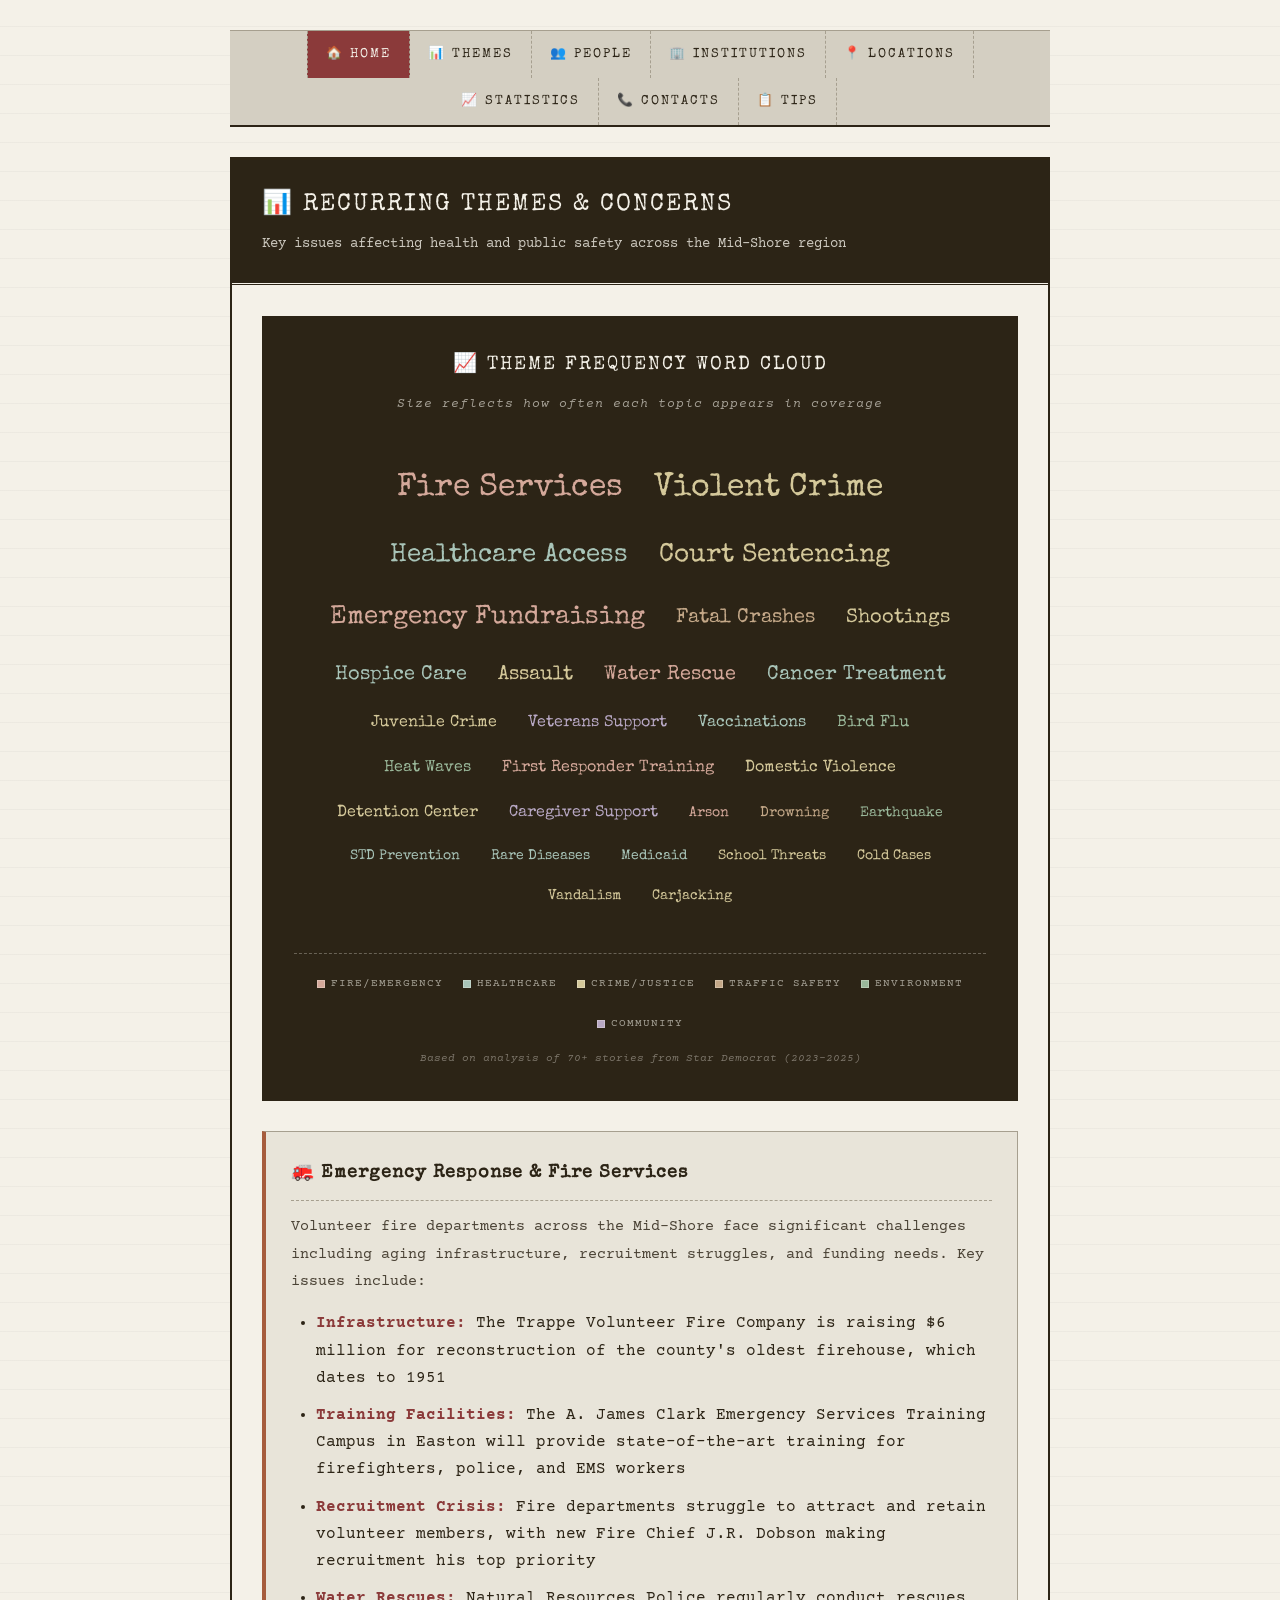
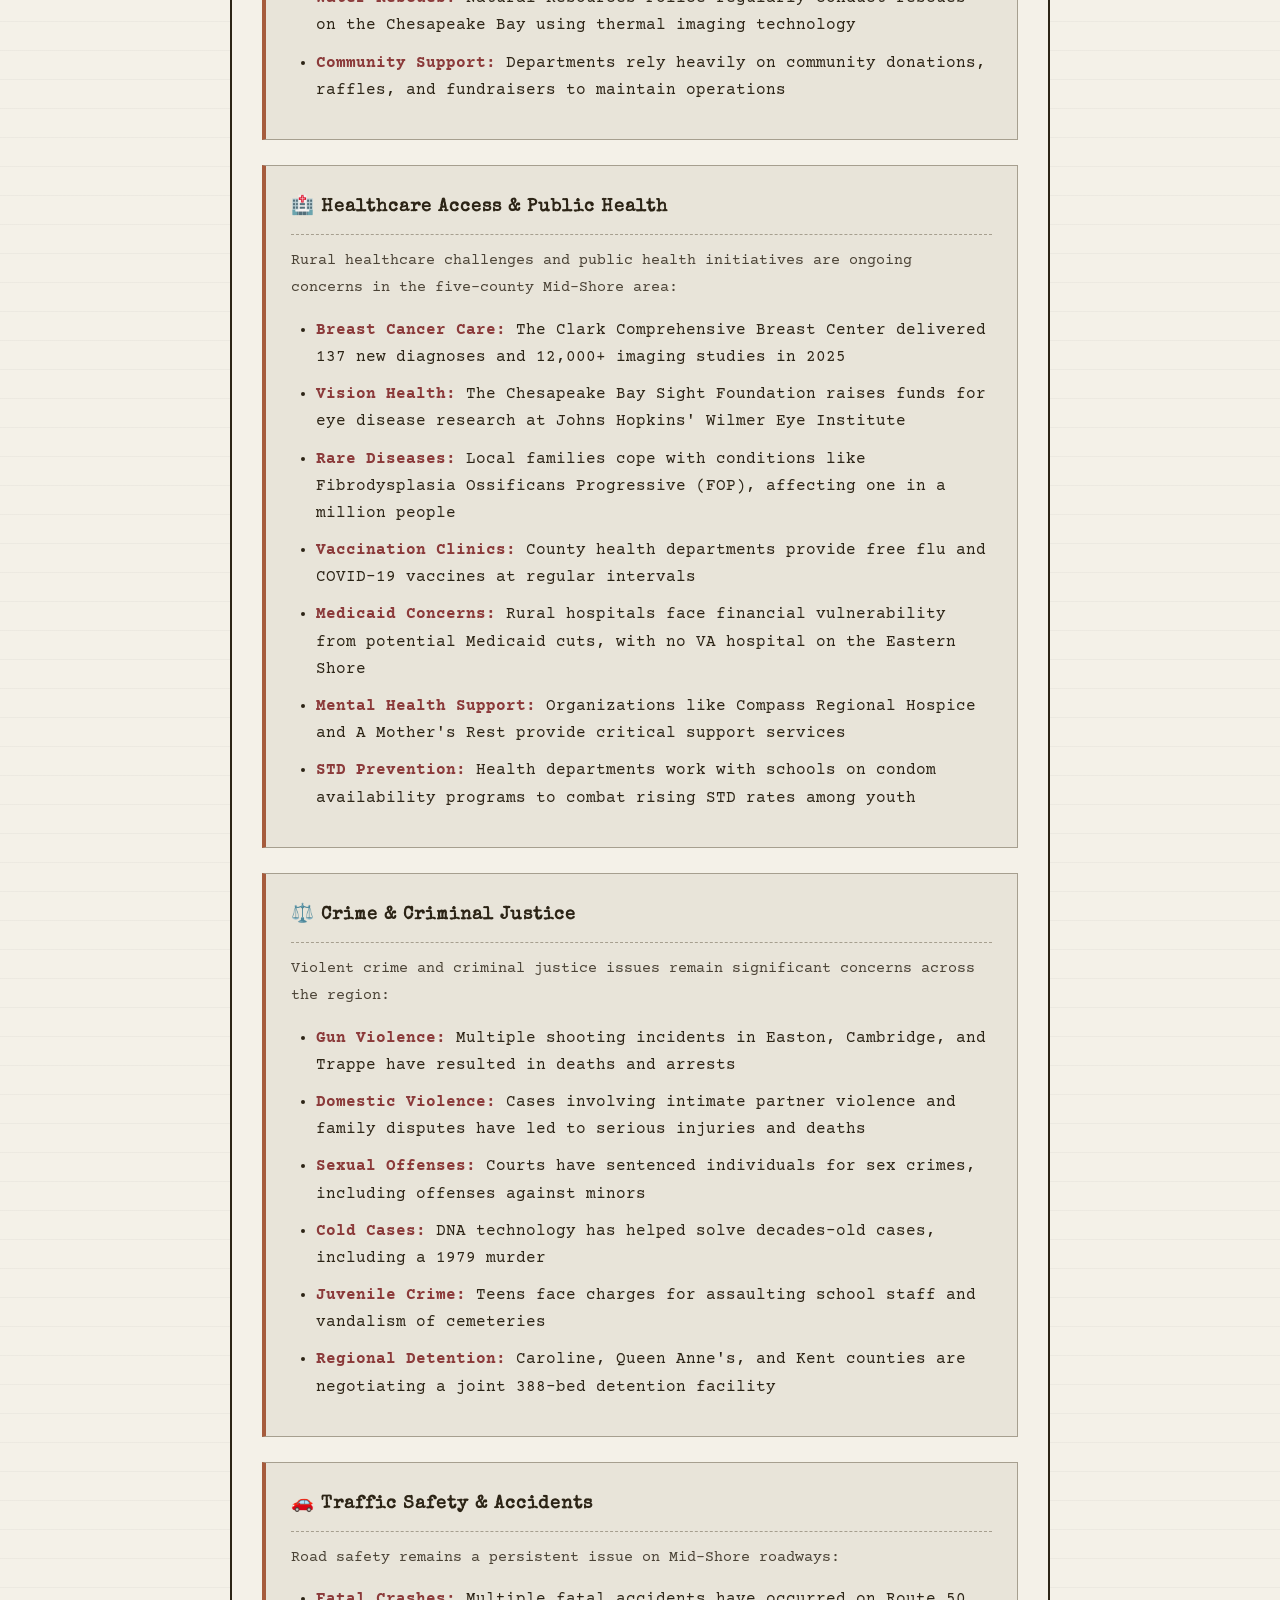
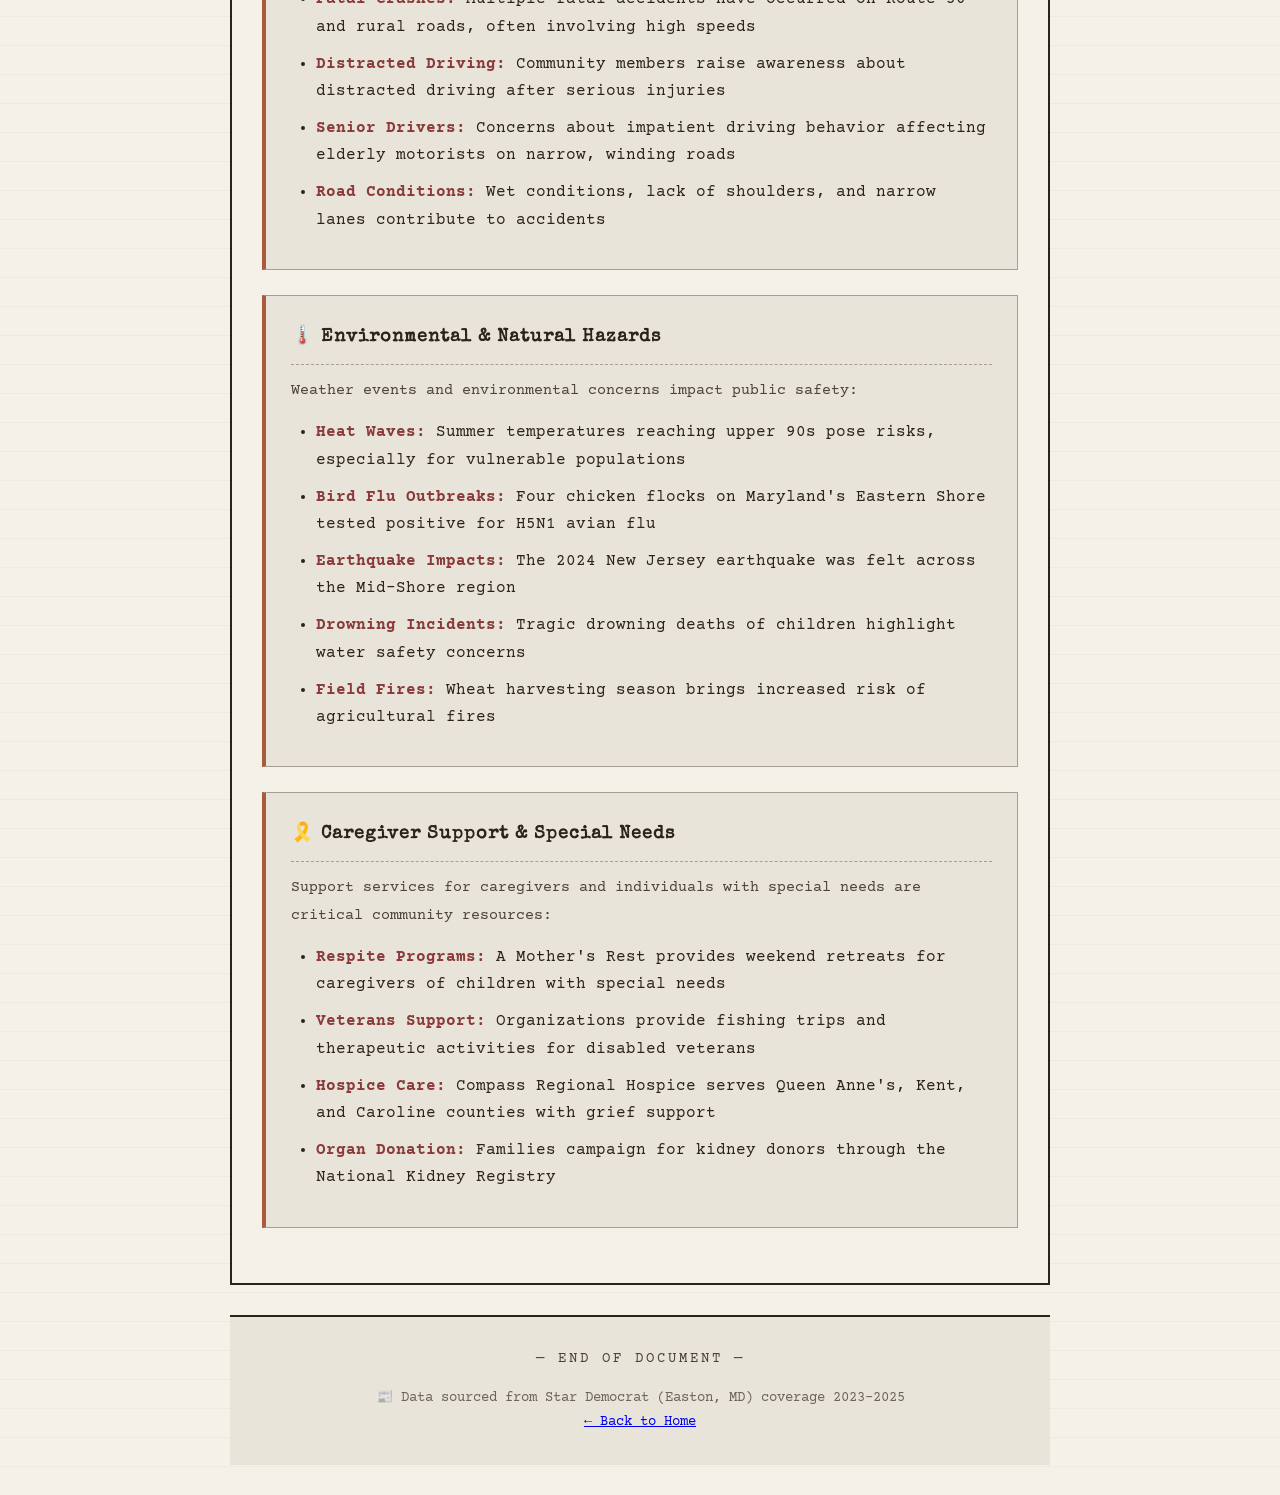
<file: charleston/stardem_final/health_safety_site/recurring-themes.html>
<!DOCTYPE html>
<html lang="en">
<head>
    <meta charset="UTF-8">
    <meta name="viewport" content="width=device-width, initial-scale=1.0">
    <title>Recurring Themes & Concerns | Health & Public Safety Beat</title>
    <link rel="stylesheet" href="styles.css">
    <style>
        .word-cloud-container {
            background: #2c2416;
            border: 2px solid #2c2416;
            padding: 30px;
            margin-bottom: 30px;
            text-align: center;
            min-height: 280px;
            display: flex;
            flex-direction: column;
            align-items: center;
            justify-content: center;
        }
        .word-cloud-title {
            font-family: 'Special Elite', 'Courier New', monospace;
            color: #f4f1e8;
            margin-bottom: 20px;
            font-size: 1.2rem;
            font-weight: 400;
            letter-spacing: 2px;
            text-transform: uppercase;
        }
        .word-cloud-title span {
            font-family: 'Courier Prime', monospace;
            opacity: 0.6;
            font-size: 0.8rem;
            display: block;
            margin-top: 10px;
            font-weight: 400;
            text-transform: none;
            letter-spacing: 1px;
            font-style: italic;
        }
        .word-cloud {
            display: flex;
            flex-wrap: wrap;
            justify-content: center;
            align-items: center;
            gap: 8px 15px;
            max-width: 800px;
            padding: 20px;
        }
        .word-cloud a {
            font-family: 'Special Elite', 'Courier New', monospace;
            text-decoration: none;
            transition: all 0.2s ease;
            cursor: pointer;
            padding: 4px 8px;
        }
        .word-cloud a:hover {
            text-decoration: underline;
            background: rgba(244,241,232,0.1);
        }
        /* Size classes based on frequency - typewriter style */
        .word-xl { font-size: 2rem; font-weight: 400; }
        .word-lg { font-size: 1.6rem; font-weight: 400; }
        .word-md { font-size: 1.25rem; font-weight: 400; }
        .word-sm { font-size: 1rem; font-weight: 400; }
        .word-xs { font-size: 0.85rem; font-weight: 400; }
        /* Vintage typewriter color palette */
        .color-fire { color: #d4a89a; }
        .color-health { color: #a8c4b8; }
        .color-crime { color: #d4c89a; }
        .color-traffic { color: #c4a888; }
        .color-environment { color: #9ab89a; }
        .color-community { color: #b8a8c4; }
        .color-juvenile { color: #a8b8c4; }
        
        .cloud-legend {
            display: flex;
            flex-wrap: wrap;
            justify-content: center;
            gap: 20px;
            margin-top: 20px;
            padding-top: 20px;
            border-top: 1px dashed rgba(244,241,232,0.3);
        }
        .legend-item {
            font-family: 'Courier Prime', monospace;
            display: flex;
            align-items: center;
            gap: 6px;
            color: rgba(244,241,232,0.6);
            font-size: 0.7rem;
            text-transform: uppercase;
            letter-spacing: 1px;
        }
        .legend-dot {
            width: 8px;
            height: 8px;
            border: 1px solid rgba(244,241,232,0.3);
        }
        .legend-dot.fire { background: #d4a89a; }
        .legend-dot.health { background: #a8c4b8; }
        .legend-dot.crime { background: #d4c89a; }
        .legend-dot.traffic { background: #c4a888; }
        .legend-dot.environment { background: #9ab89a; }
        .legend-dot.community { background: #b8a8c4; }
        
        .frequency-note {
            font-family: 'Courier Prime', monospace;
            color: rgba(244,241,232,0.4);
            font-size: 0.7rem;
            margin-top: 15px;
            font-style: italic;
        }
    </style>
</head>
<body>
    <div class="container">
        <nav class="nav-bar">
            <a href="index.html" class="home-link">🏠 Home</a>
            <a href="recurring-themes.html">📊 Themes</a>
            <a href="key-people.html">👥 People</a>
            <a href="key-institutions.html">🏢 Institutions</a>
            <a href="key-locations.html">📍 Locations</a>
            <a href="statistics.html">📈 Statistics</a>
            <a href="quick-contacts.html">📞 Contacts</a>
            <a href="reporting-tips.html">📋 Tips</a>
        </nav>
        
        <div class="section">
            <div class="section-header">
                <h2>📊 Recurring Themes & Concerns</h2>
                <p>Key issues affecting health and public safety across the Mid-Shore region</p>
            </div>
            <div class="section-content">
                
                <!-- Word Cloud Visualization -->
                <div class="word-cloud-container">
                    <h3 class="word-cloud-title">📈 Theme Frequency Word Cloud
                        <span>Size reflects how often each topic appears in coverage</span>
                    </h3>
                    <div class="word-cloud">
                        <!-- XL - Most frequent (15+ stories) -->
                        <a href="#fire" class="word-xl color-fire">Fire Services</a>
                        <a href="#crime" class="word-xl color-crime">Violent Crime</a>
                        
                        <!-- LG - Very frequent (10-14 stories) -->
                        <a href="#healthcare" class="word-lg color-health">Healthcare Access</a>
                        <a href="#courts" class="word-lg color-crime">Court Sentencing</a>
                        <a href="#fundraising" class="word-lg color-fire">Emergency Fundraising</a>
                        
                        <!-- MD - Frequent (6-9 stories) -->
                        <a href="#traffic" class="word-md color-traffic">Fatal Crashes</a>
                        <a href="#shootings" class="word-md color-crime">Shootings</a>
                        <a href="#hospice" class="word-md color-health">Hospice Care</a>
                        <a href="#assault" class="word-md color-crime">Assault</a>
                        <a href="#rescue" class="word-md color-fire">Water Rescue</a>
                        <a href="#cancer" class="word-md color-health">Cancer Treatment</a>
                        
                        <!-- SM - Moderate (3-5 stories) -->
                        <a href="#juvenile" class="word-sm color-crime">Juvenile Crime</a>
                        <a href="#veterans" class="word-sm color-community">Veterans Support</a>
                        <a href="#vaccines" class="word-sm color-health">Vaccinations</a>
                        <a href="#birdflu" class="word-sm color-environment">Bird Flu</a>
                        <a href="#heat" class="word-sm color-environment">Heat Waves</a>
                        <a href="#training" class="word-sm color-fire">First Responder Training</a>
                        <a href="#domestic" class="word-sm color-crime">Domestic Violence</a>
                        <a href="#detention" class="word-sm color-crime">Detention Center</a>
                        <a href="#caregivers" class="word-sm color-community">Caregiver Support</a>
                        
                        <!-- XS - Less frequent (1-2 stories) -->
                        <a href="#arson" class="word-xs color-fire">Arson</a>
                        <a href="#drowning" class="word-xs color-traffic">Drowning</a>
                        <a href="#earthquake" class="word-xs color-environment">Earthquake</a>
                        <a href="#std" class="word-xs color-health">STD Prevention</a>
                        <a href="#rare" class="word-xs color-health">Rare Diseases</a>
                        <a href="#medicaid" class="word-xs color-health">Medicaid</a>
                        <a href="#threats" class="word-xs color-crime">School Threats</a>
                        <a href="#coldcase" class="word-xs color-crime">Cold Cases</a>
                        <a href="#vandalism" class="word-xs color-crime">Vandalism</a>
                        <a href="#carjacking" class="word-xs color-crime">Carjacking</a>
                    </div>
                    
                    <div class="cloud-legend">
                        <div class="legend-item"><span class="legend-dot fire"></span> Fire/Emergency</div>
                        <div class="legend-item"><span class="legend-dot health"></span> Healthcare</div>
                        <div class="legend-item"><span class="legend-dot crime"></span> Crime/Justice</div>
                        <div class="legend-item"><span class="legend-dot traffic"></span> Traffic Safety</div>
                        <div class="legend-item"><span class="legend-dot environment"></span> Environment</div>
                        <div class="legend-item"><span class="legend-dot community"></span> Community</div>
                    </div>
                    
                    <p class="frequency-note">Based on analysis of 70+ stories from Star Democrat (2023-2025)</p>
                </div>
                
                <div class="theme-card" id="fire">
                    <h3>🚒 Emergency Response & Fire Services</h3>
                    <p>Volunteer fire departments across the Mid-Shore face significant challenges including aging infrastructure, recruitment struggles, and funding needs. Key issues include:</p>
                    <ul>
                        <li><strong>Infrastructure:</strong> The Trappe Volunteer Fire Company is raising $6 million for reconstruction of the county's oldest firehouse, which dates to 1951</li>
                        <li><strong>Training Facilities:</strong> The A. James Clark Emergency Services Training Campus in Easton will provide state-of-the-art training for firefighters, police, and EMS workers</li>
                        <li><strong>Recruitment Crisis:</strong> Fire departments struggle to attract and retain volunteer members, with new Fire Chief J.R. Dobson making recruitment his top priority</li>
                        <li><strong>Water Rescues:</strong> Natural Resources Police regularly conduct rescues on the Chesapeake Bay using thermal imaging technology</li>
                        <li><strong>Community Support:</strong> Departments rely heavily on community donations, raffles, and fundraisers to maintain operations</li>
                    </ul>
                </div>
                
                <div class="theme-card" id="healthcare">
                    <h3>🏥 Healthcare Access & Public Health</h3>
                    <p>Rural healthcare challenges and public health initiatives are ongoing concerns in the five-county Mid-Shore area:</p>
                    <ul>
                        <li><strong>Breast Cancer Care:</strong> The Clark Comprehensive Breast Center delivered 137 new diagnoses and 12,000+ imaging studies in 2025</li>
                        <li><strong>Vision Health:</strong> The Chesapeake Bay Sight Foundation raises funds for eye disease research at Johns Hopkins' Wilmer Eye Institute</li>
                        <li><strong>Rare Diseases:</strong> Local families cope with conditions like Fibrodysplasia Ossificans Progressive (FOP), affecting one in a million people</li>
                        <li><strong>Vaccination Clinics:</strong> County health departments provide free flu and COVID-19 vaccines at regular intervals</li>
                        <li><strong>Medicaid Concerns:</strong> Rural hospitals face financial vulnerability from potential Medicaid cuts, with no VA hospital on the Eastern Shore</li>
                        <li><strong>Mental Health Support:</strong> Organizations like Compass Regional Hospice and A Mother's Rest provide critical support services</li>
                        <li><strong>STD Prevention:</strong> Health departments work with schools on condom availability programs to combat rising STD rates among youth</li>
                    </ul>
                </div>
                
                <div class="theme-card">
                    <h3>⚖️ Crime & Criminal Justice</h3>
                    <p>Violent crime and criminal justice issues remain significant concerns across the region:</p>
                    <ul>
                        <li><strong>Gun Violence:</strong> Multiple shooting incidents in Easton, Cambridge, and Trappe have resulted in deaths and arrests</li>
                        <li><strong>Domestic Violence:</strong> Cases involving intimate partner violence and family disputes have led to serious injuries and deaths</li>
                        <li><strong>Sexual Offenses:</strong> Courts have sentenced individuals for sex crimes, including offenses against minors</li>
                        <li><strong>Cold Cases:</strong> DNA technology has helped solve decades-old cases, including a 1979 murder</li>
                        <li><strong>Juvenile Crime:</strong> Teens face charges for assaulting school staff and vandalism of cemeteries</li>
                        <li><strong>Regional Detention:</strong> Caroline, Queen Anne's, and Kent counties are negotiating a joint 388-bed detention facility</li>
                    </ul>
                </div>
                
                <div class="theme-card">
                    <h3>🚗 Traffic Safety & Accidents</h3>
                    <p>Road safety remains a persistent issue on Mid-Shore roadways:</p>
                    <ul>
                        <li><strong>Fatal Crashes:</strong> Multiple fatal accidents have occurred on Route 50 and rural roads, often involving high speeds</li>
                        <li><strong>Distracted Driving:</strong> Community members raise awareness about distracted driving after serious injuries</li>
                        <li><strong>Senior Drivers:</strong> Concerns about impatient driving behavior affecting elderly motorists on narrow, winding roads</li>
                        <li><strong>Road Conditions:</strong> Wet conditions, lack of shoulders, and narrow lanes contribute to accidents</li>
                    </ul>
                </div>
                
                <div class="theme-card">
                    <h3>🌡️ Environmental & Natural Hazards</h3>
                    <p>Weather events and environmental concerns impact public safety:</p>
                    <ul>
                        <li><strong>Heat Waves:</strong> Summer temperatures reaching upper 90s pose risks, especially for vulnerable populations</li>
                        <li><strong>Bird Flu Outbreaks:</strong> Four chicken flocks on Maryland's Eastern Shore tested positive for H5N1 avian flu</li>
                        <li><strong>Earthquake Impacts:</strong> The 2024 New Jersey earthquake was felt across the Mid-Shore region</li>
                        <li><strong>Drowning Incidents:</strong> Tragic drowning deaths of children highlight water safety concerns</li>
                        <li><strong>Field Fires:</strong> Wheat harvesting season brings increased risk of agricultural fires</li>
                    </ul>
                </div>
                
                <div class="theme-card">
                    <h3>🎗️ Caregiver Support & Special Needs</h3>
                    <p>Support services for caregivers and individuals with special needs are critical community resources:</p>
                    <ul>
                        <li><strong>Respite Programs:</strong> A Mother's Rest provides weekend retreats for caregivers of children with special needs</li>
                        <li><strong>Veterans Support:</strong> Organizations provide fishing trips and therapeutic activities for disabled veterans</li>
                        <li><strong>Hospice Care:</strong> Compass Regional Hospice serves Queen Anne's, Kent, and Caroline counties with grief support</li>
                        <li><strong>Organ Donation:</strong> Families campaign for kidney donors through the National Kidney Registry</li>
                    </ul>
                </div>
                
            </div>
        </div>
        
        <footer>
            <p>📰 Data sourced from Star Democrat (Easton, MD) coverage 2023-2025</p>
            <p><a href="index.html">← Back to Home</a></p>
        </footer>
    </div>
</body>
</html>
</file>
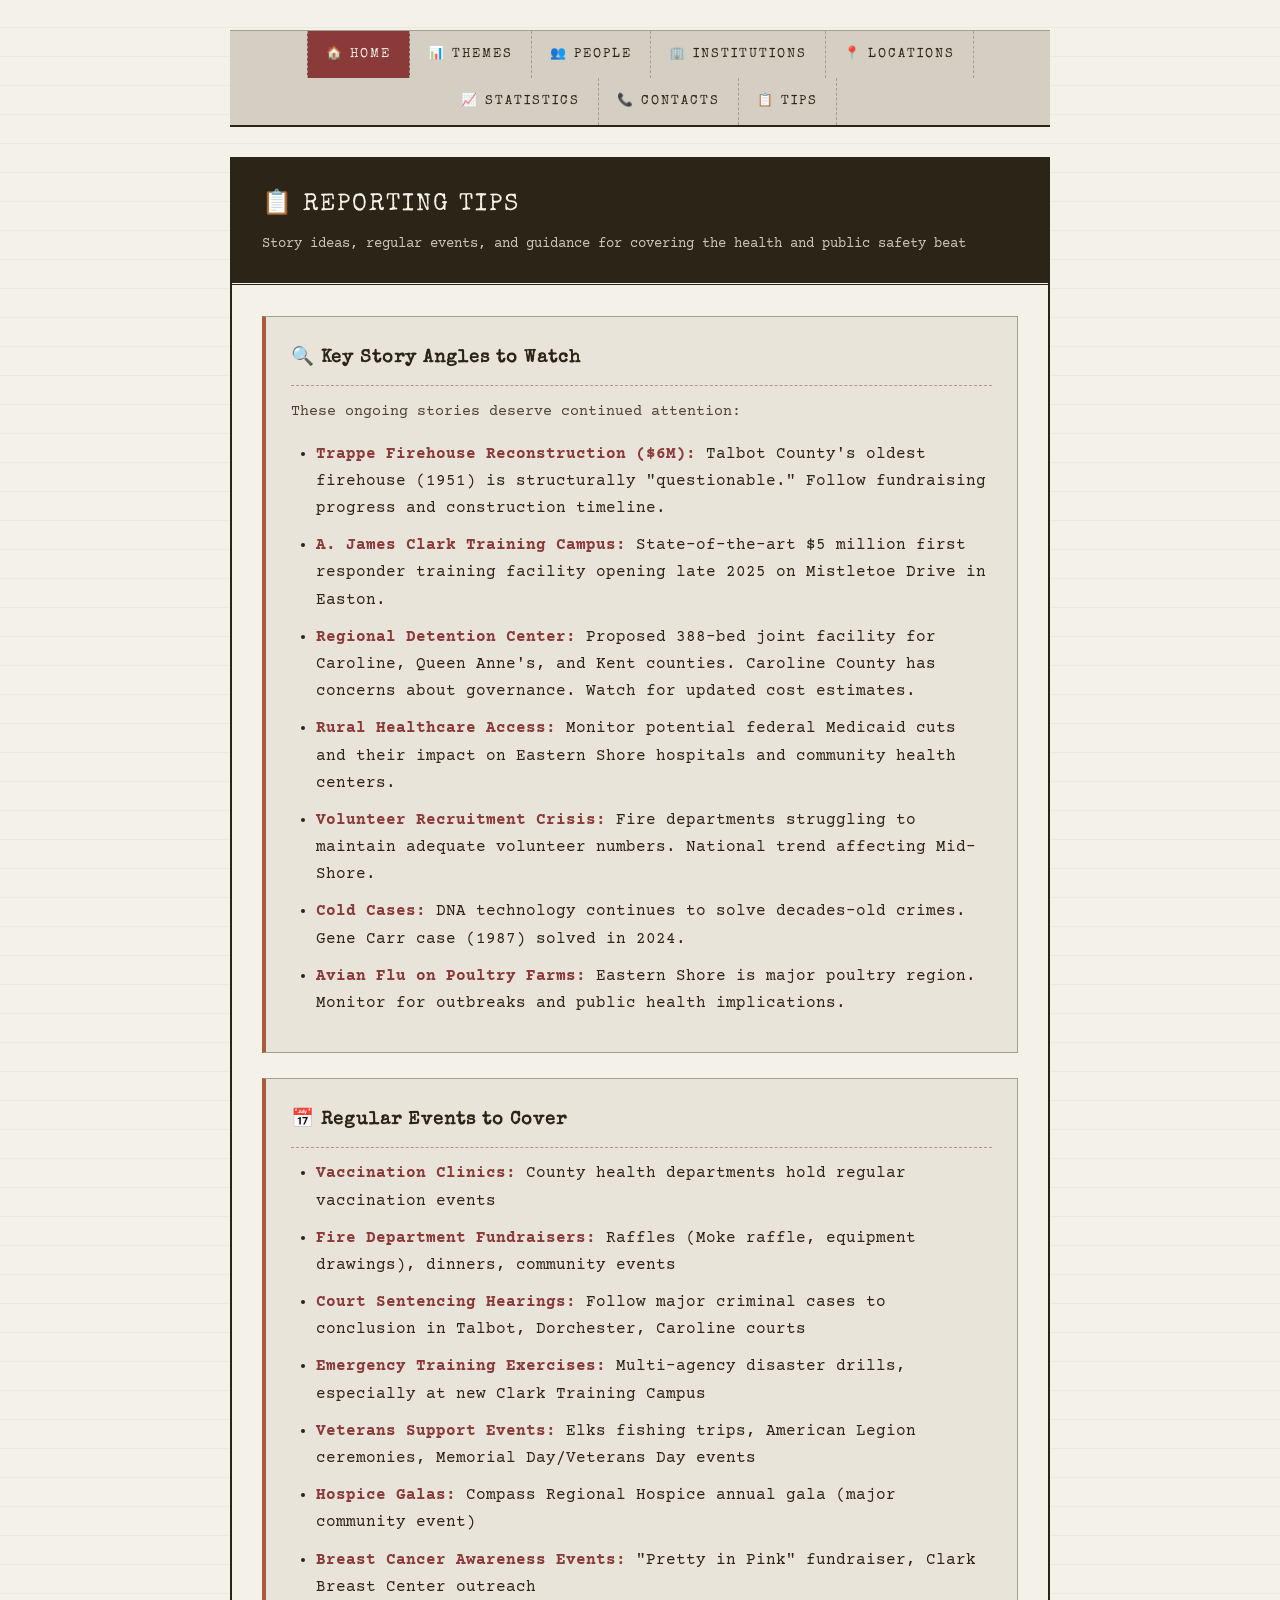
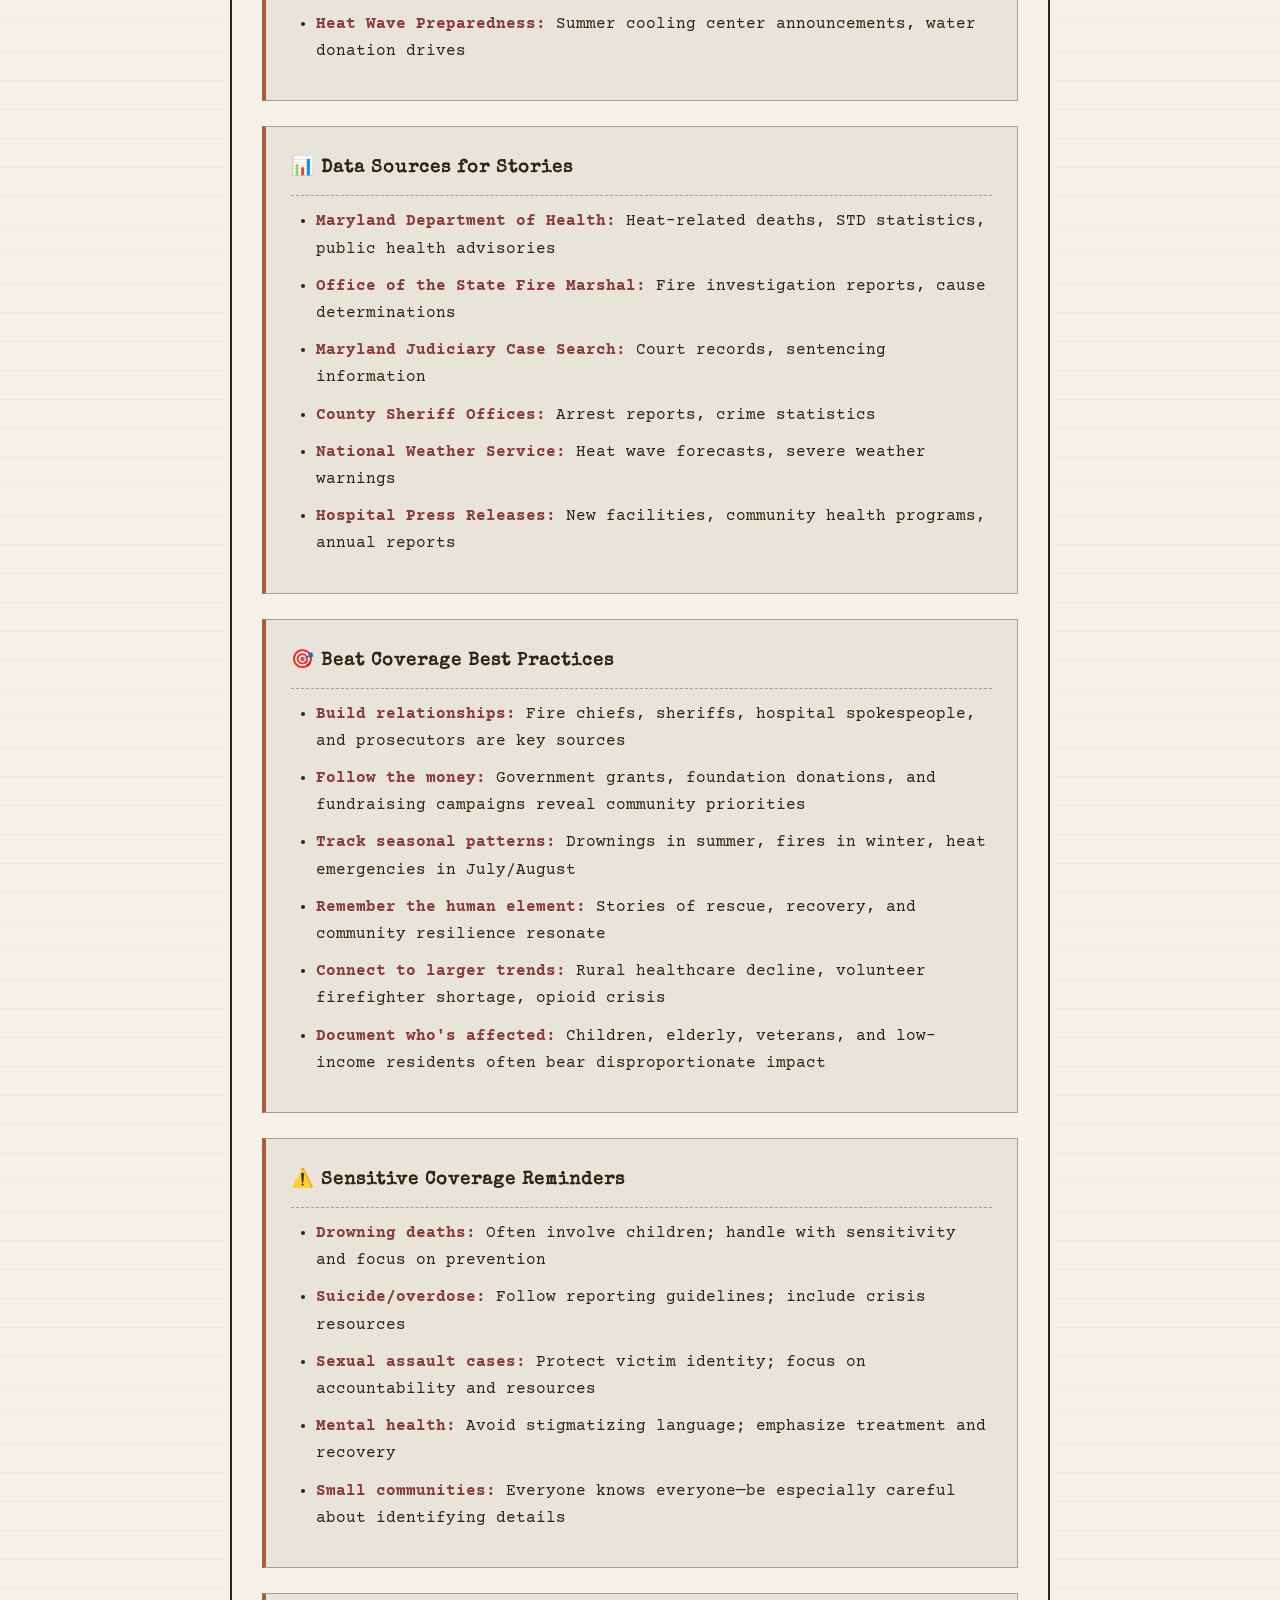
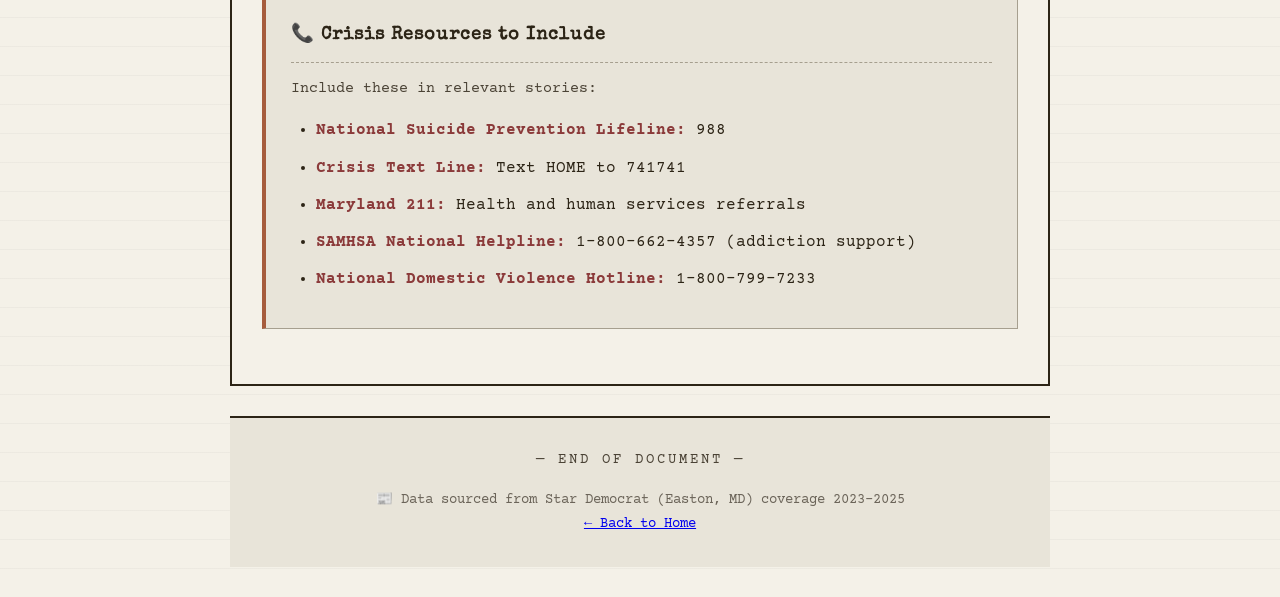
<file: charleston/stardem_final/health_safety_site/reporting-tips.html>
<!DOCTYPE html>
<html lang="en">
<head>
    <meta charset="UTF-8">
    <meta name="viewport" content="width=device-width, initial-scale=1.0">
    <title>Reporting Tips | Health & Public Safety Beat</title>
    <link rel="stylesheet" href="styles.css">
</head>
<body>
    <div class="container">
        <nav class="nav-bar">
            <a href="index.html" class="home-link">🏠 Home</a>
            <a href="recurring-themes.html">📊 Themes</a>
            <a href="key-people.html">👥 People</a>
            <a href="key-institutions.html">🏢 Institutions</a>
            <a href="key-locations.html">📍 Locations</a>
            <a href="statistics.html">📈 Statistics</a>
            <a href="quick-contacts.html">📞 Contacts</a>
            <a href="reporting-tips.html">📋 Tips</a>
        </nav>
        
        <div class="section">
            <div class="section-header tips">
                <h2>📋 Reporting Tips</h2>
                <p>Story ideas, regular events, and guidance for covering the health and public safety beat</p>
            </div>
            <div class="section-content">
                
                <div class="theme-card">
                    <h3>🔍 Key Story Angles to Watch</h3>
                    <p>These ongoing stories deserve continued attention:</p>
                    <ul>
                        <li><strong>Trappe Firehouse Reconstruction ($6M):</strong> Talbot County's oldest firehouse (1951) is structurally "questionable." Follow fundraising progress and construction timeline.</li>
                        <li><strong>A. James Clark Training Campus:</strong> State-of-the-art $5 million first responder training facility opening late 2025 on Mistletoe Drive in Easton.</li>
                        <li><strong>Regional Detention Center:</strong> Proposed 388-bed joint facility for Caroline, Queen Anne's, and Kent counties. Caroline County has concerns about governance. Watch for updated cost estimates.</li>
                        <li><strong>Rural Healthcare Access:</strong> Monitor potential federal Medicaid cuts and their impact on Eastern Shore hospitals and community health centers.</li>
                        <li><strong>Volunteer Recruitment Crisis:</strong> Fire departments struggling to maintain adequate volunteer numbers. National trend affecting Mid-Shore.</li>
                        <li><strong>Cold Cases:</strong> DNA technology continues to solve decades-old crimes. Gene Carr case (1987) solved in 2024.</li>
                        <li><strong>Avian Flu on Poultry Farms:</strong> Eastern Shore is major poultry region. Monitor for outbreaks and public health implications.</li>
                    </ul>
                </div>
                
                <div class="theme-card">
                    <h3>📅 Regular Events to Cover</h3>
                    <ul>
                        <li><strong>Vaccination Clinics:</strong> County health departments hold regular vaccination events</li>
                        <li><strong>Fire Department Fundraisers:</strong> Raffles (Moke raffle, equipment drawings), dinners, community events</li>
                        <li><strong>Court Sentencing Hearings:</strong> Follow major criminal cases to conclusion in Talbot, Dorchester, Caroline courts</li>
                        <li><strong>Emergency Training Exercises:</strong> Multi-agency disaster drills, especially at new Clark Training Campus</li>
                        <li><strong>Veterans Support Events:</strong> Elks fishing trips, American Legion ceremonies, Memorial Day/Veterans Day events</li>
                        <li><strong>Hospice Galas:</strong> Compass Regional Hospice annual gala (major community event)</li>
                        <li><strong>Breast Cancer Awareness Events:</strong> "Pretty in Pink" fundraiser, Clark Breast Center outreach</li>
                        <li><strong>Heat Wave Preparedness:</strong> Summer cooling center announcements, water donation drives</li>
                    </ul>
                </div>
                
                <div class="theme-card">
                    <h3>📊 Data Sources for Stories</h3>
                    <ul>
                        <li><strong>Maryland Department of Health:</strong> Heat-related deaths, STD statistics, public health advisories</li>
                        <li><strong>Office of the State Fire Marshal:</strong> Fire investigation reports, cause determinations</li>
                        <li><strong>Maryland Judiciary Case Search:</strong> Court records, sentencing information</li>
                        <li><strong>County Sheriff Offices:</strong> Arrest reports, crime statistics</li>
                        <li><strong>National Weather Service:</strong> Heat wave forecasts, severe weather warnings</li>
                        <li><strong>Hospital Press Releases:</strong> New facilities, community health programs, annual reports</li>
                    </ul>
                </div>
                
                <div class="theme-card">
                    <h3>🎯 Beat Coverage Best Practices</h3>
                    <ul>
                        <li><strong>Build relationships:</strong> Fire chiefs, sheriffs, hospital spokespeople, and prosecutors are key sources</li>
                        <li><strong>Follow the money:</strong> Government grants, foundation donations, and fundraising campaigns reveal community priorities</li>
                        <li><strong>Track seasonal patterns:</strong> Drownings in summer, fires in winter, heat emergencies in July/August</li>
                        <li><strong>Remember the human element:</strong> Stories of rescue, recovery, and community resilience resonate</li>
                        <li><strong>Connect to larger trends:</strong> Rural healthcare decline, volunteer firefighter shortage, opioid crisis</li>
                        <li><strong>Document who's affected:</strong> Children, elderly, veterans, and low-income residents often bear disproportionate impact</li>
                    </ul>
                </div>
                
                <div class="theme-card">
                    <h3>⚠️ Sensitive Coverage Reminders</h3>
                    <ul>
                        <li><strong>Drowning deaths:</strong> Often involve children; handle with sensitivity and focus on prevention</li>
                        <li><strong>Suicide/overdose:</strong> Follow reporting guidelines; include crisis resources</li>
                        <li><strong>Sexual assault cases:</strong> Protect victim identity; focus on accountability and resources</li>
                        <li><strong>Mental health:</strong> Avoid stigmatizing language; emphasize treatment and recovery</li>
                        <li><strong>Small communities:</strong> Everyone knows everyone—be especially careful about identifying details</li>
                    </ul>
                </div>
                
                <div class="theme-card">
                    <h3>📞 Crisis Resources to Include</h3>
                    <p>Include these in relevant stories:</p>
                    <ul>
                        <li><strong>National Suicide Prevention Lifeline:</strong> 988</li>
                        <li><strong>Crisis Text Line:</strong> Text HOME to 741741</li>
                        <li><strong>Maryland 211:</strong> Health and human services referrals</li>
                        <li><strong>SAMHSA National Helpline:</strong> 1-800-662-4357 (addiction support)</li>
                        <li><strong>National Domestic Violence Hotline:</strong> 1-800-799-7233</li>
                    </ul>
                </div>
                
            </div>
        </div>
        
        <footer>
            <p>📰 Data sourced from Star Democrat (Easton, MD) coverage 2023-2025</p>
            <p><a href="index.html">← Back to Home</a></p>
        </footer>
    </div>
</body>
</html>
</file>
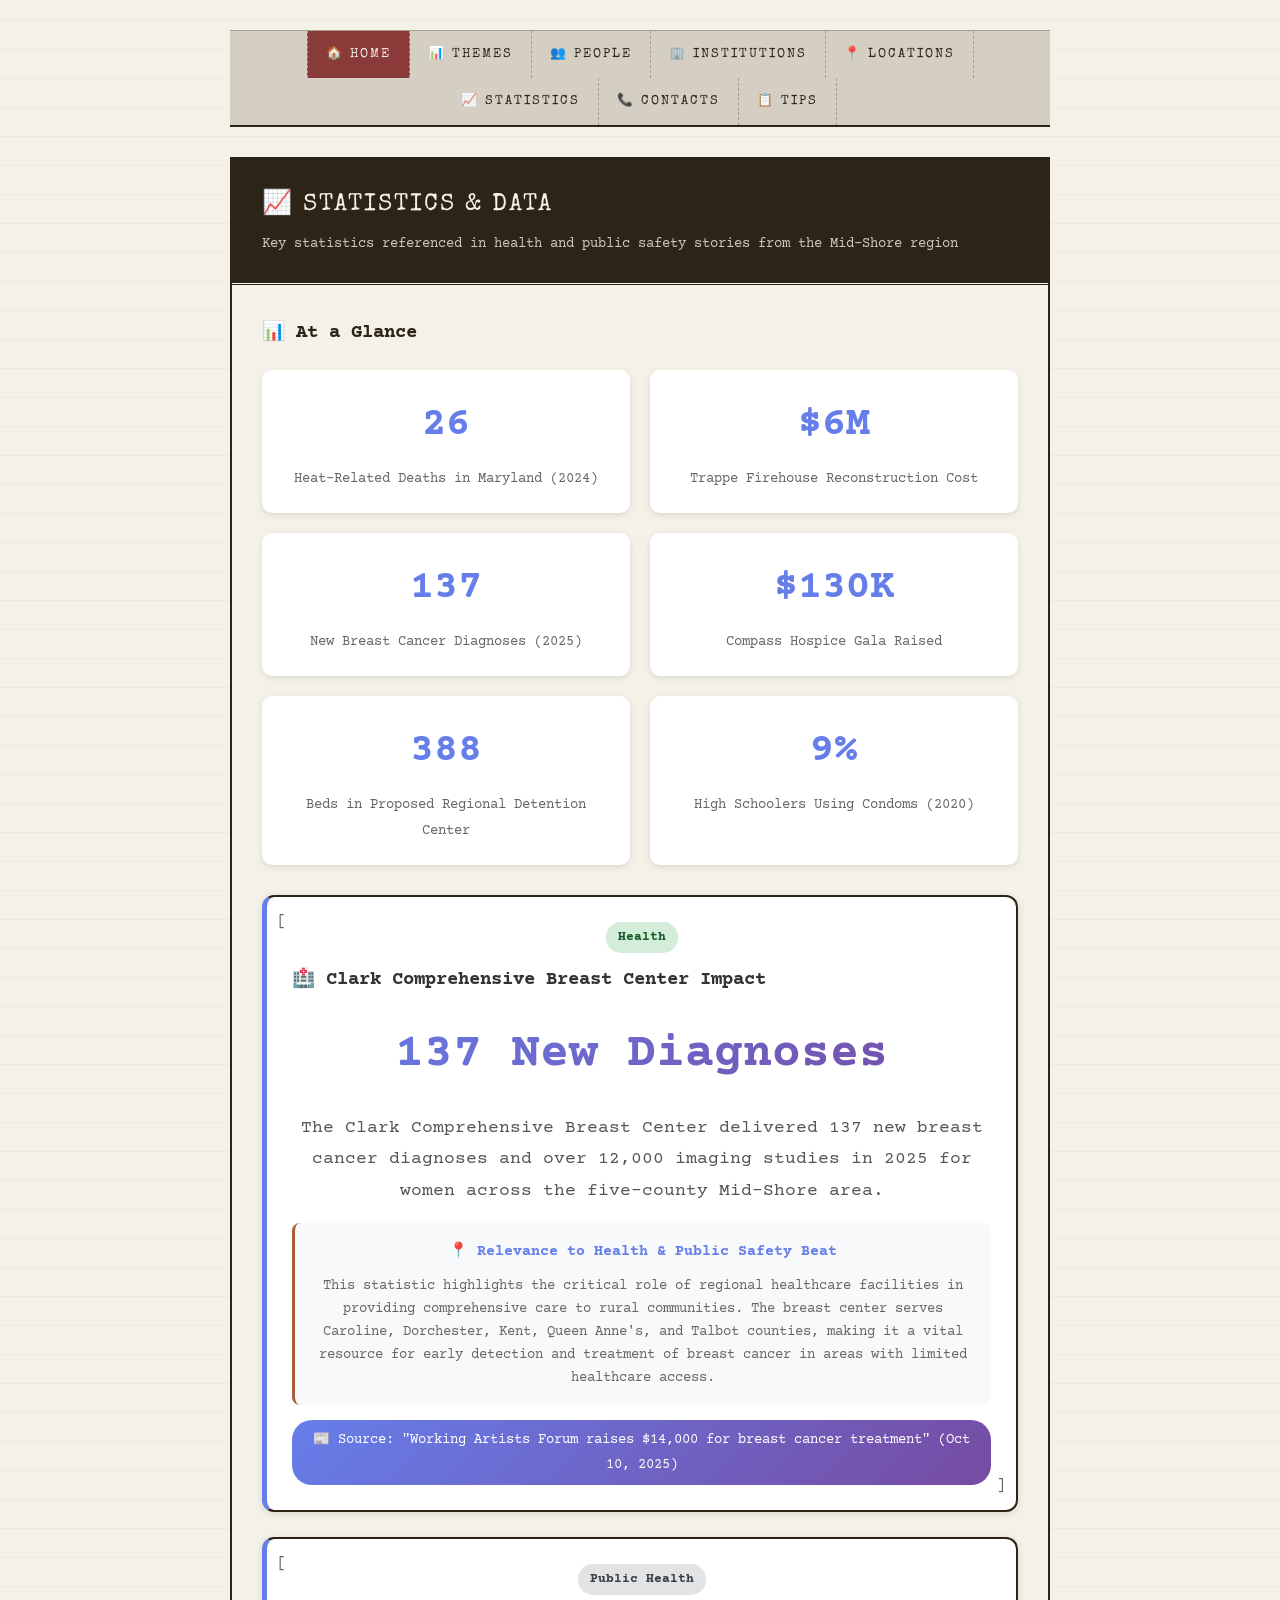
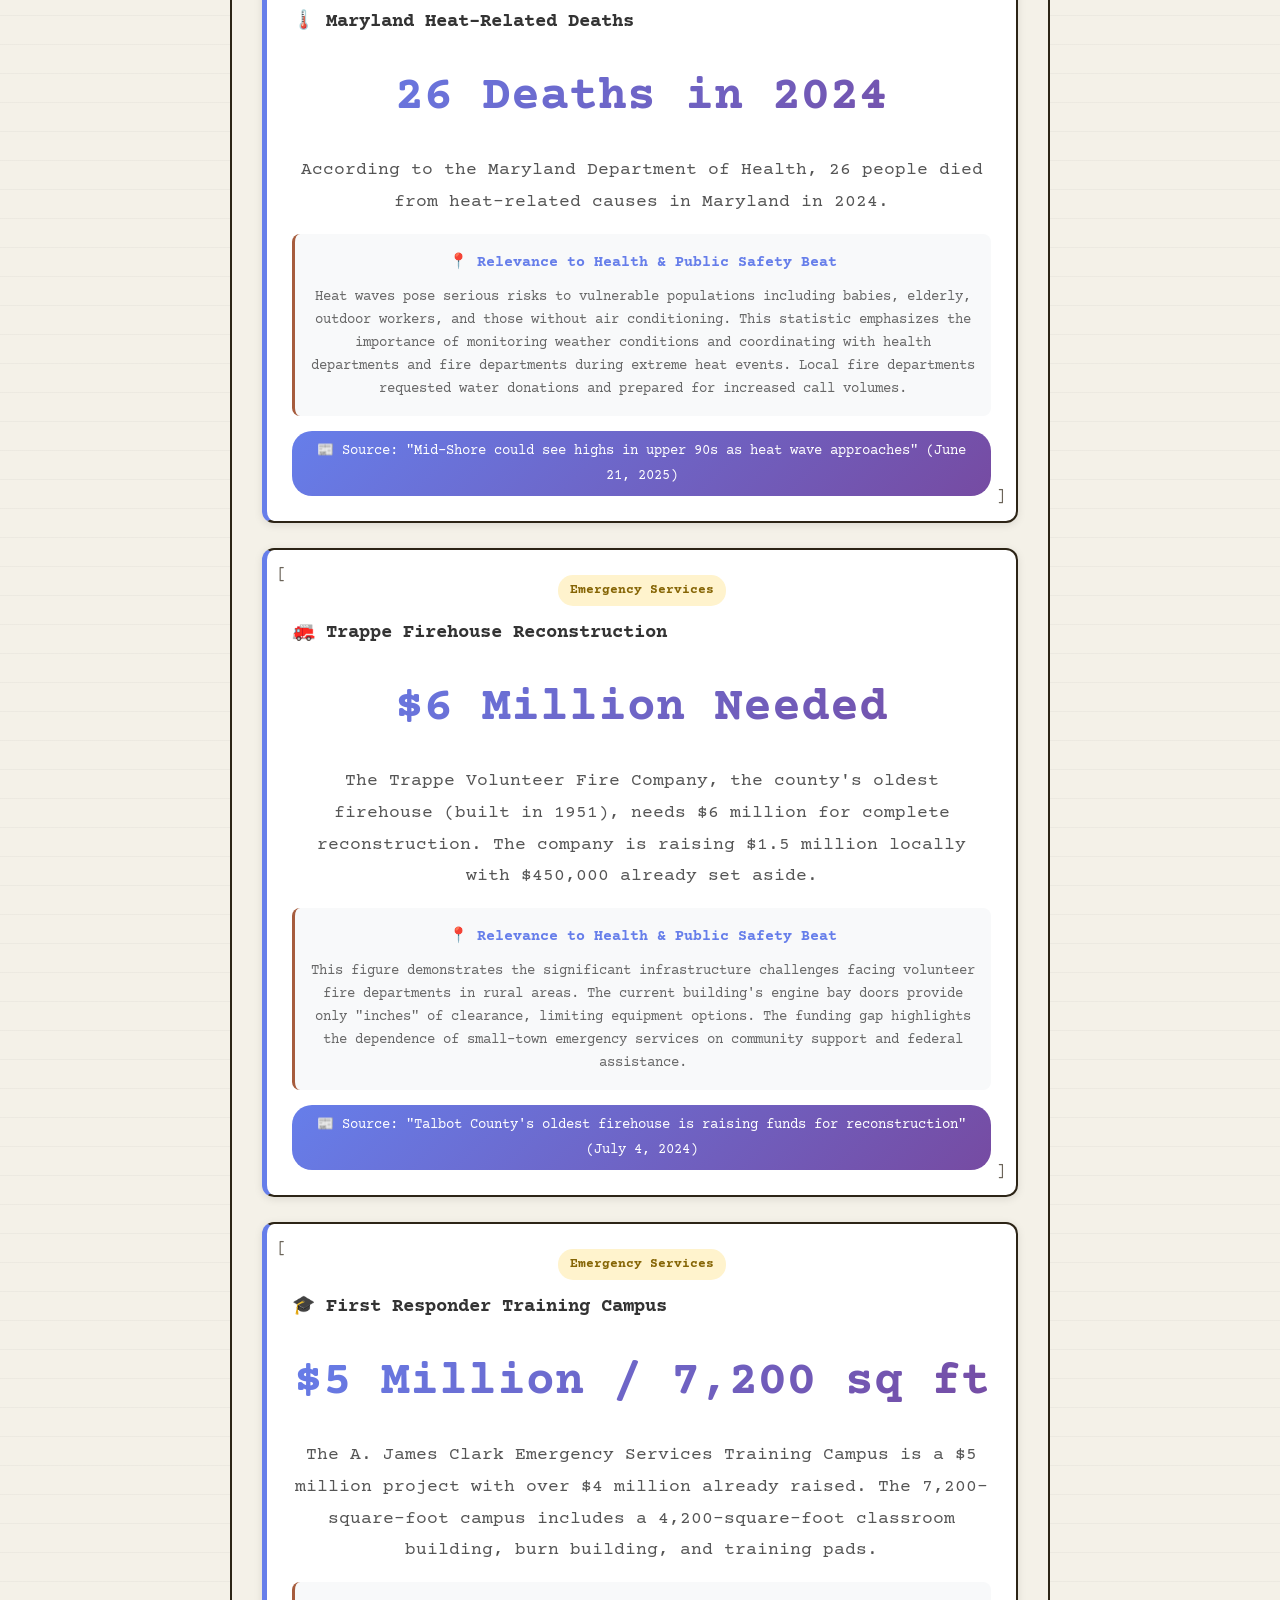
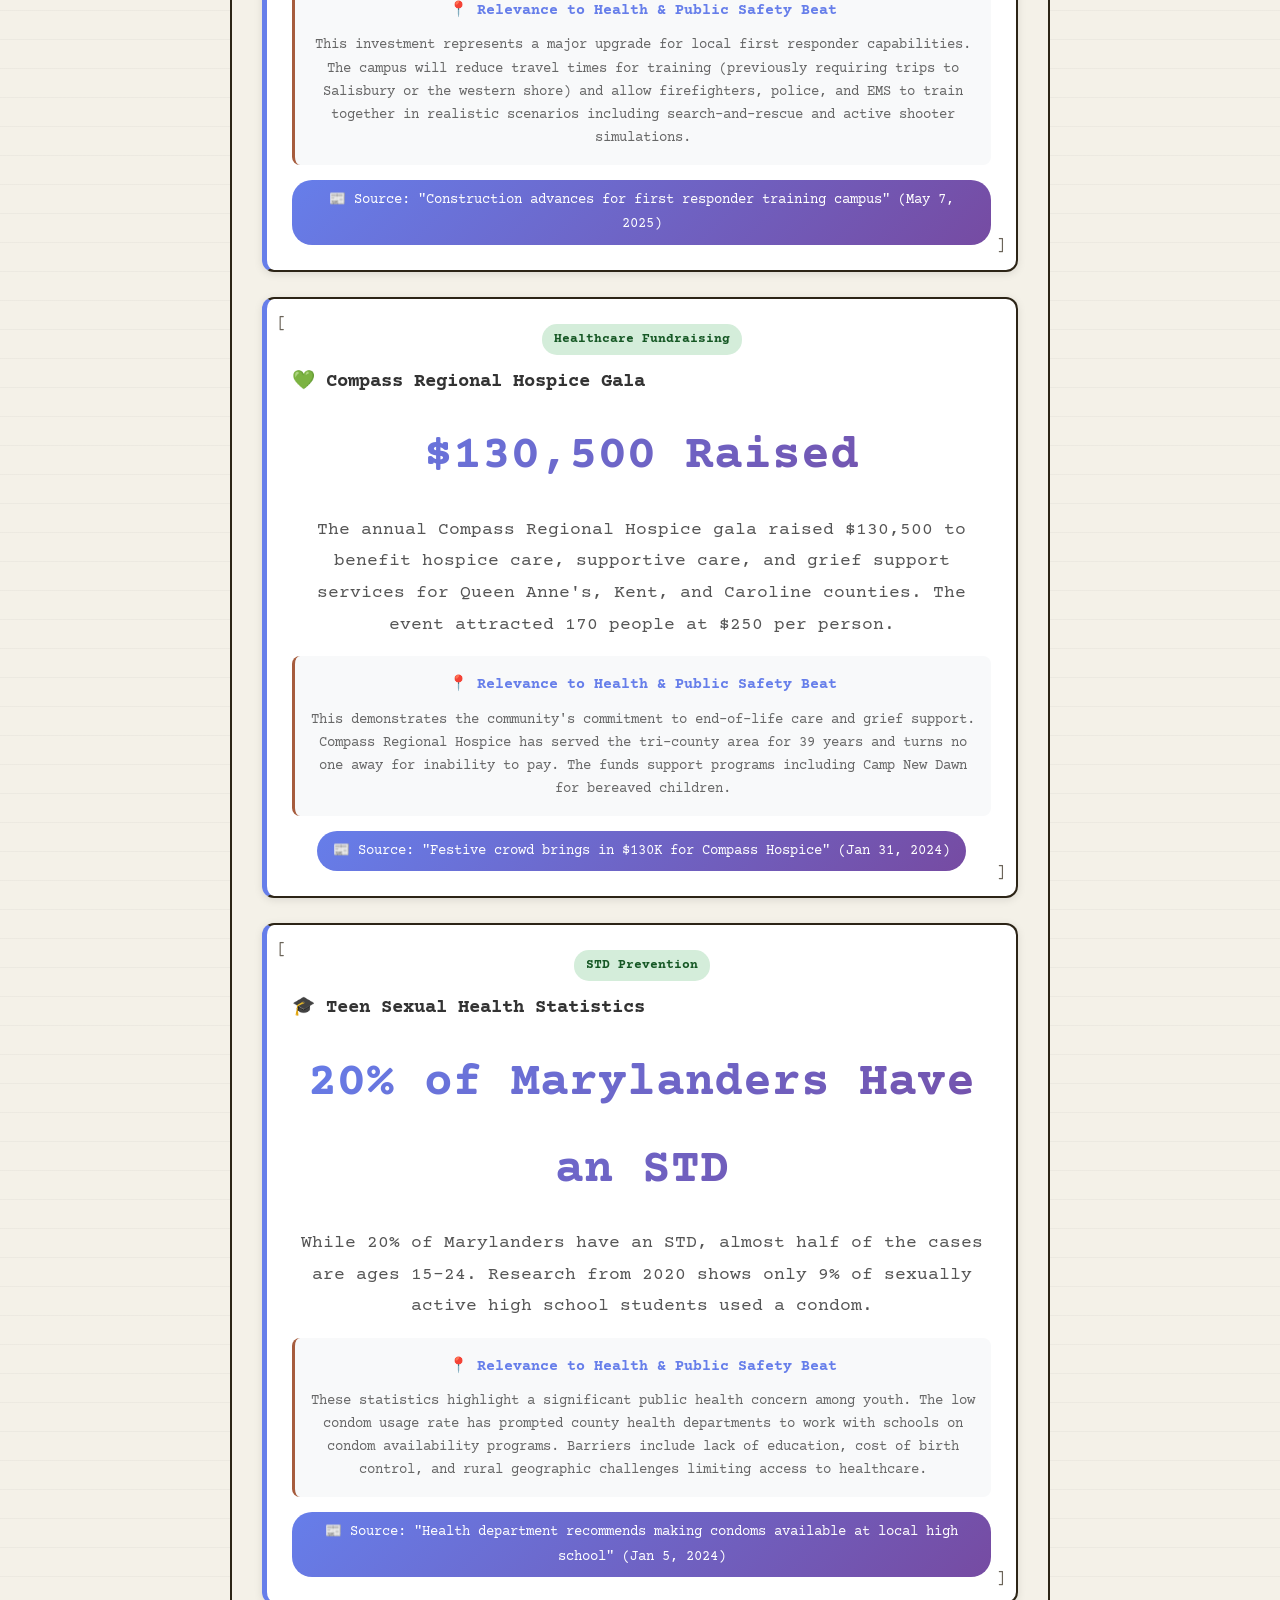
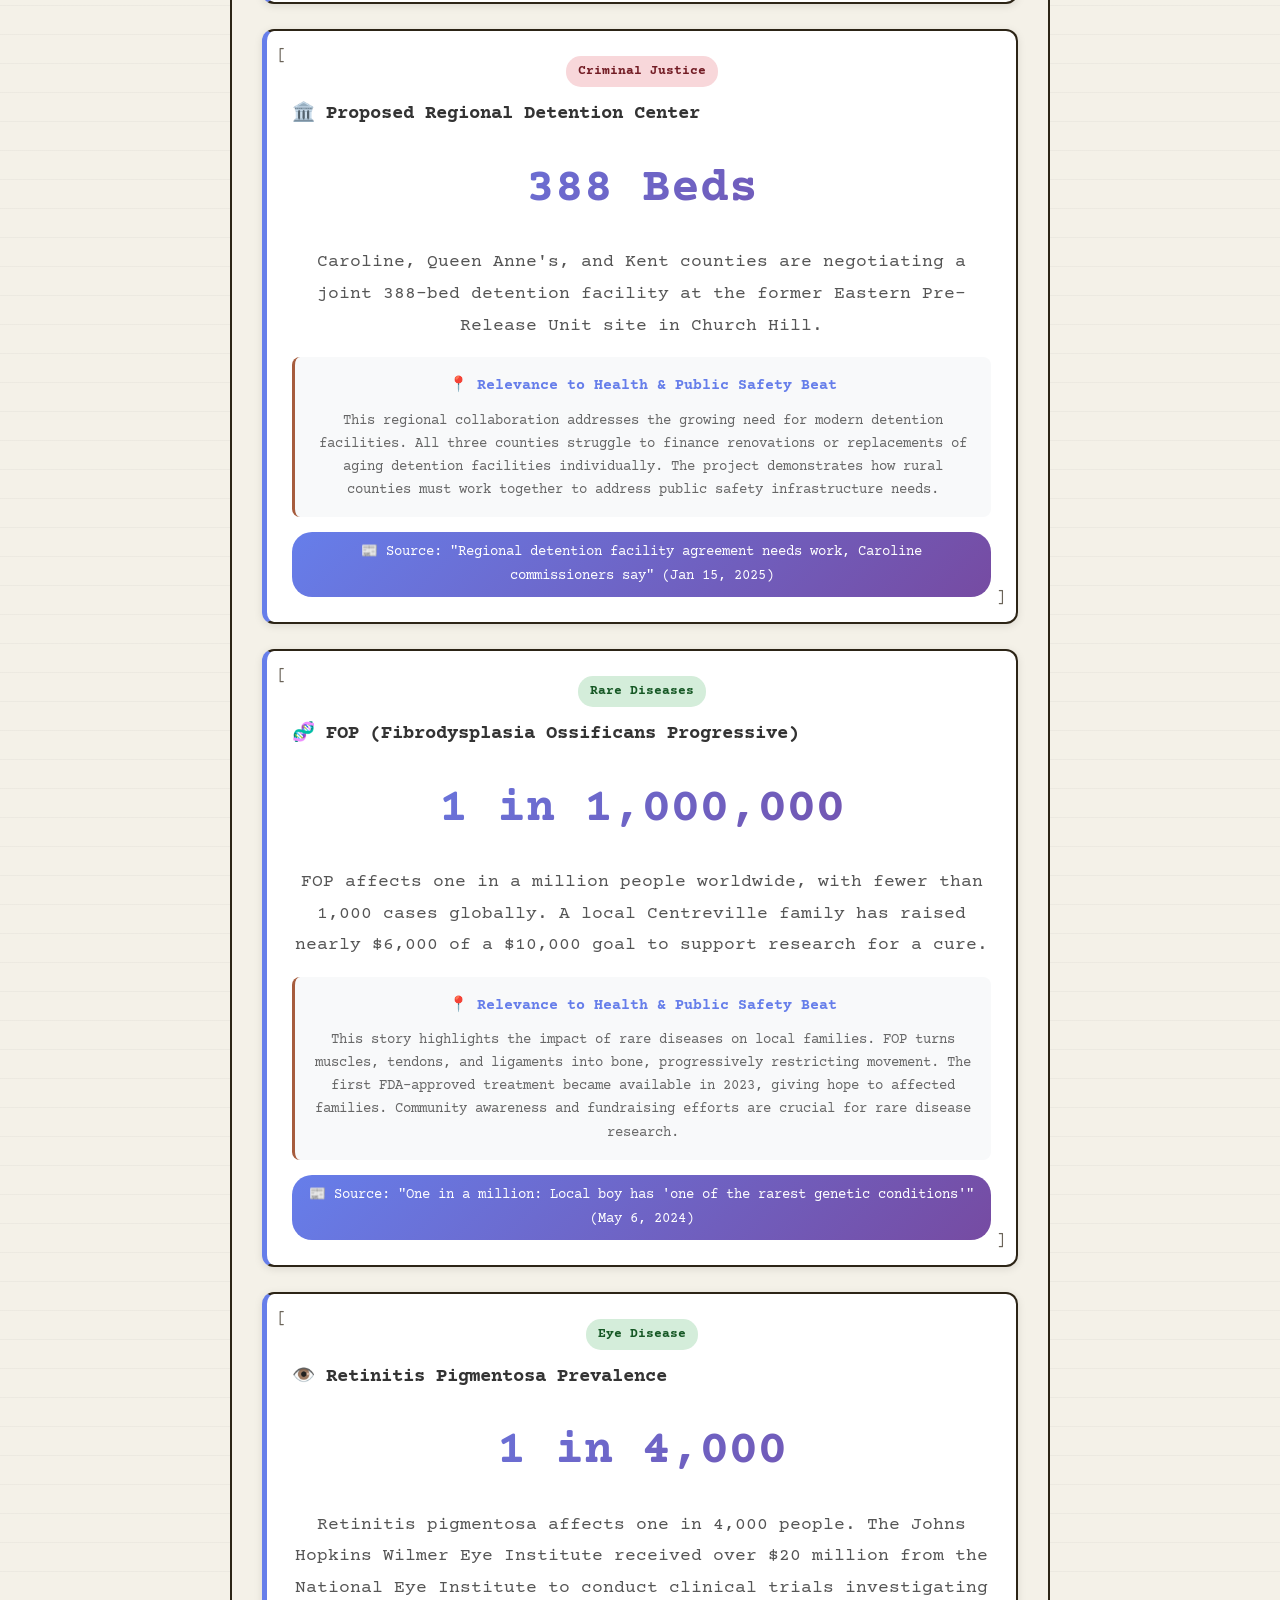
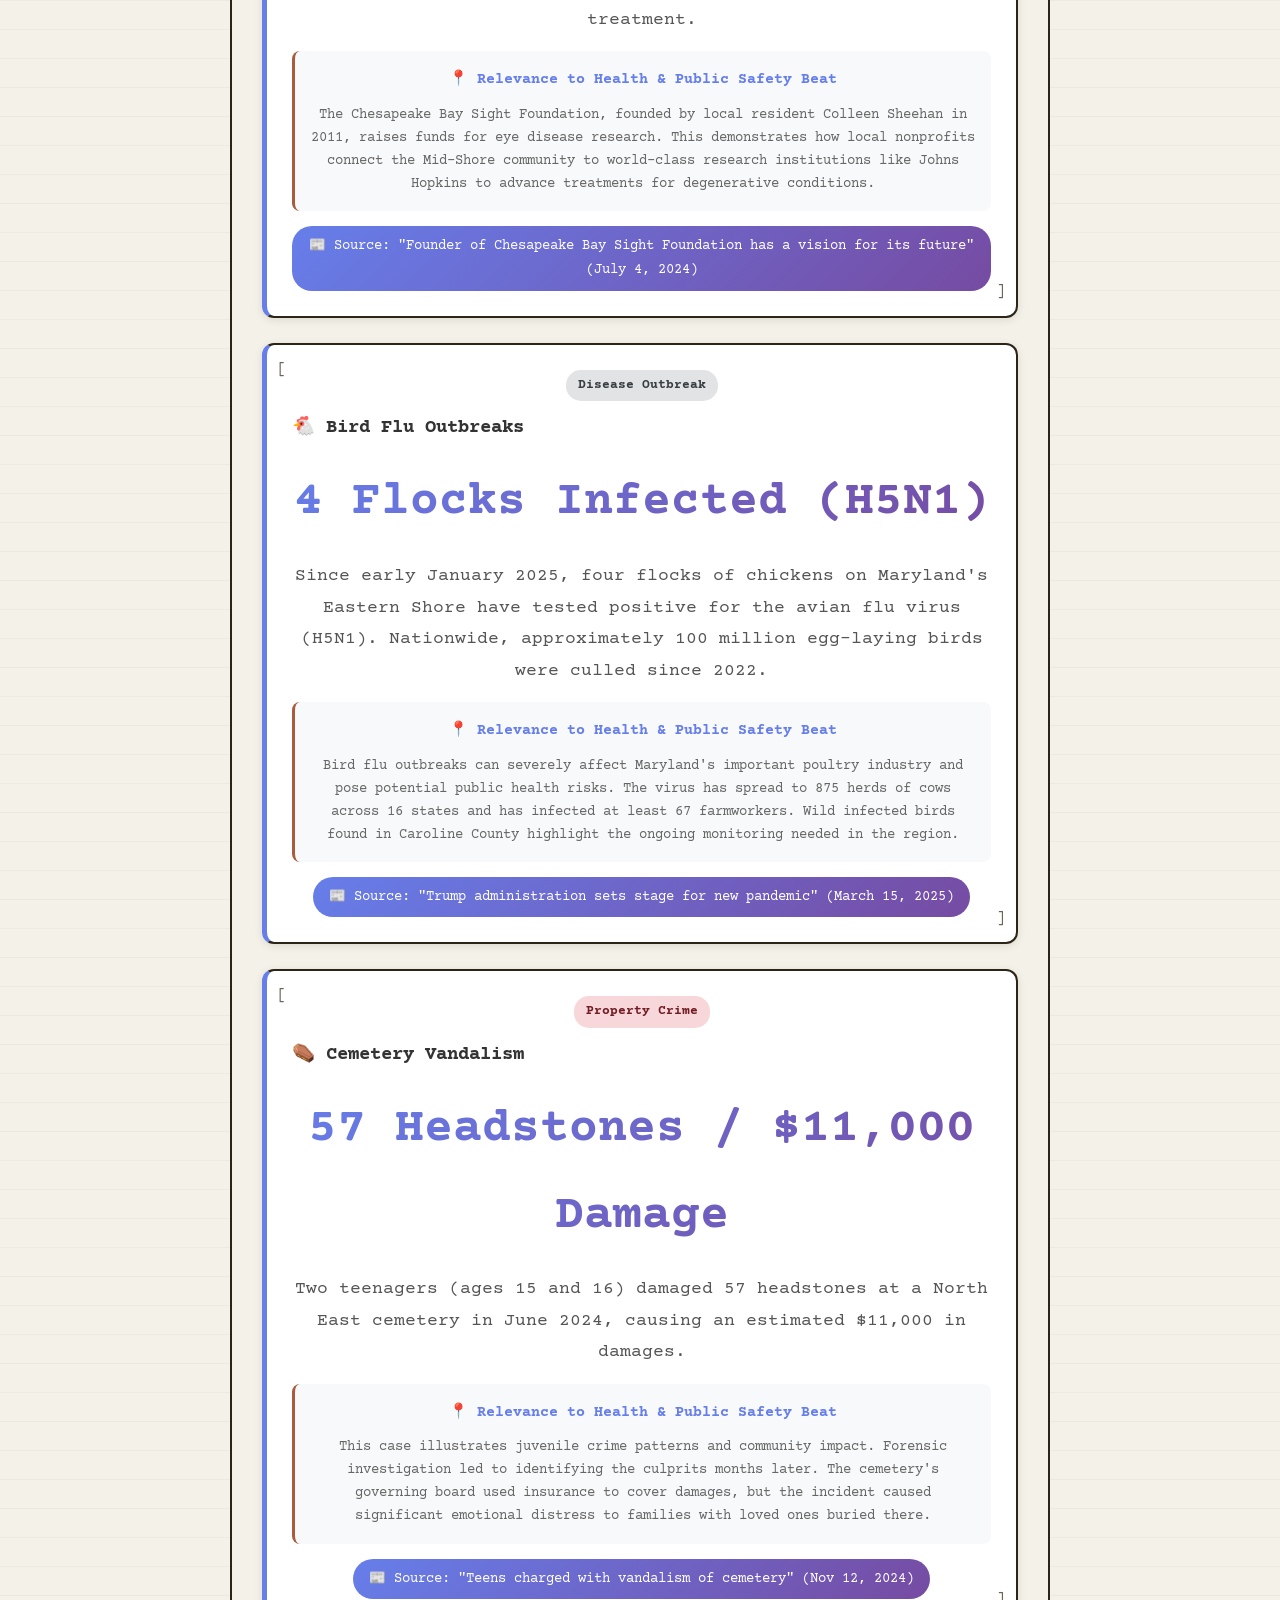
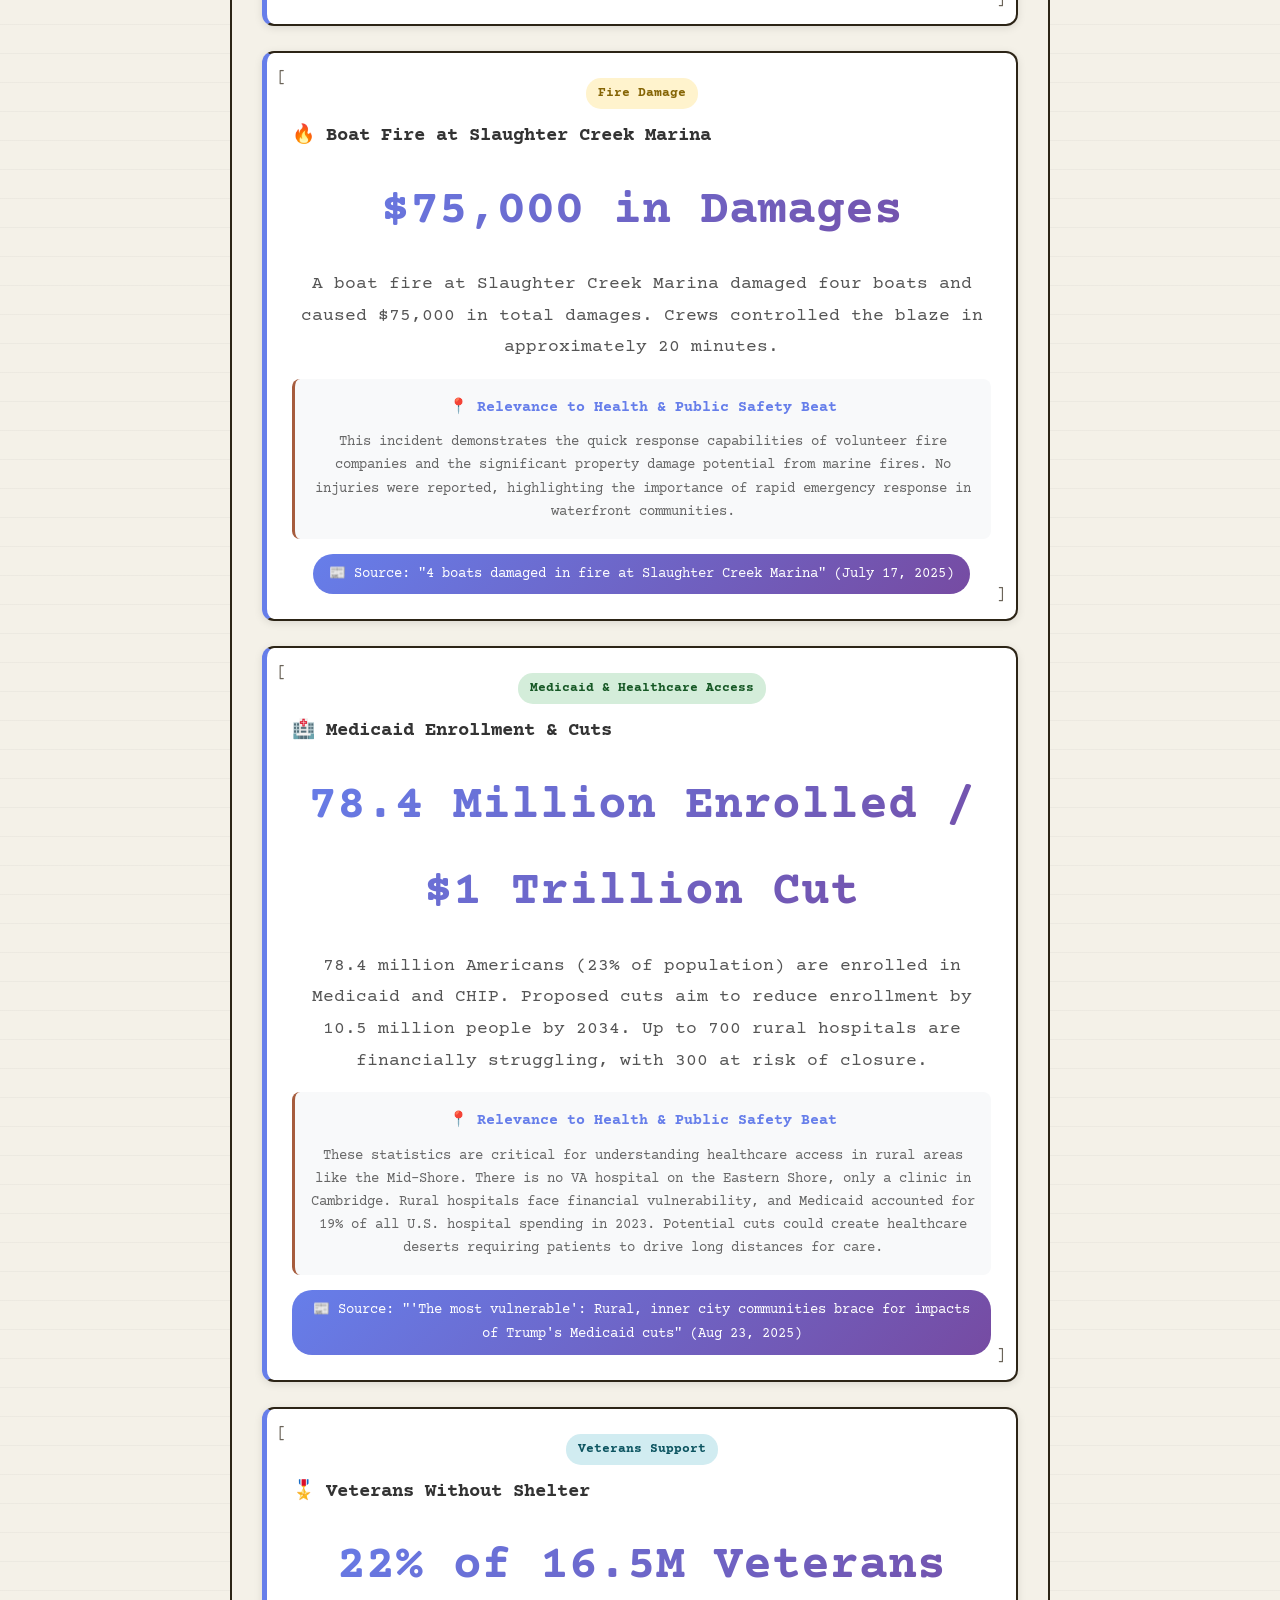
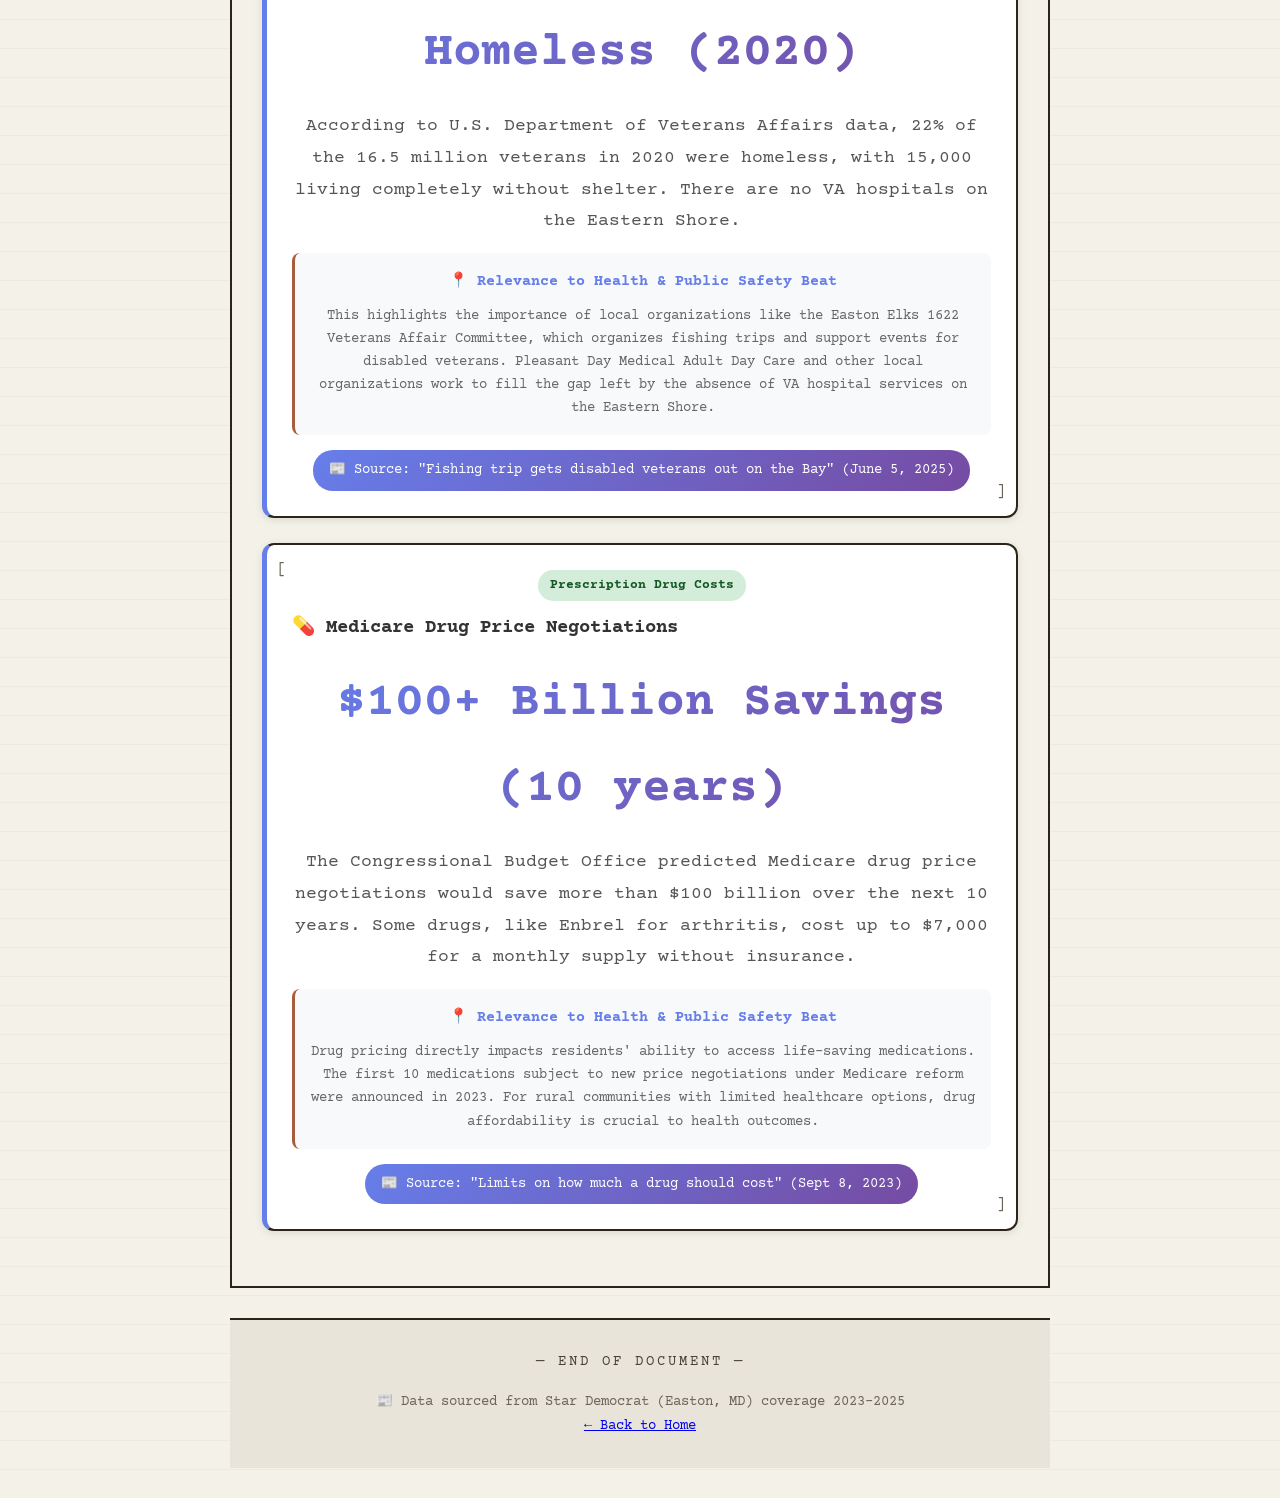
<file: charleston/stardem_final/health_safety_site/statistics.html>
<!DOCTYPE html>
<html lang="en">
<head>
    <meta charset="UTF-8">
    <meta name="viewport" content="width=device-width, initial-scale=1.0">
    <title>Statistics | Health & Public Safety Beat</title>
    <link rel="stylesheet" href="styles.css">
    <style>
        .stat-card {
            background: white;
            border-radius: 12px;
            padding: 25px;
            margin-bottom: 25px;
            box-shadow: 0 2px 8px rgba(0,0,0,0.1);
            border-left: 5px solid #667eea;
        }
        .stat-card h3 {
            color: #333;
            margin-bottom: 15px;
            display: flex;
            align-items: center;
            gap: 10px;
        }
        .stat-number {
            font-size: 3rem;
            font-weight: bold;
            background: linear-gradient(135deg, #667eea, #764ba2);
            -webkit-background-clip: text;
            -webkit-text-fill-color: transparent;
            background-clip: text;
            margin: 15px 0;
        }
        .stat-context {
            color: #555;
            font-size: 1.1rem;
            margin-bottom: 15px;
        }
        .stat-relevance {
            background: #f8f9fa;
            padding: 15px;
            border-radius: 8px;
            margin-top: 15px;
        }
        .stat-relevance h4 {
            color: #667eea;
            margin-bottom: 10px;
            font-size: 0.95rem;
        }
        .stat-relevance p {
            color: #666;
            font-size: 0.9rem;
            line-height: 1.6;
        }
        .source-link {
            display: inline-block;
            margin-top: 15px;
            padding: 8px 16px;
            background: linear-gradient(135deg, #667eea, #764ba2);
            color: white;
            text-decoration: none;
            border-radius: 20px;
            font-size: 0.85rem;
            transition: transform 0.2s;
        }
        .source-link:hover {
            transform: translateY(-2px);
        }
        .stat-category {
            display: inline-block;
            padding: 4px 12px;
            border-radius: 15px;
            font-size: 0.8rem;
            font-weight: 600;
            margin-bottom: 10px;
        }
        .cat-health { background: #d4edda; color: #155724; }
        .cat-fire { background: #fff3cd; color: #856404; }
        .cat-crime { background: #f8d7da; color: #721c24; }
        .cat-community { background: #d1ecf1; color: #0c5460; }
        .cat-environment { background: #e2e3e5; color: #383d41; }
        
        .stats-grid {
            display: grid;
            grid-template-columns: repeat(auto-fit, minmax(300px, 1fr));
            gap: 20px;
            margin-bottom: 30px;
        }
        .mini-stat {
            background: white;
            border-radius: 10px;
            padding: 20px;
            text-align: center;
            box-shadow: 0 2px 6px rgba(0,0,0,0.1);
        }
        .mini-stat .number {
            font-size: 2.5rem;
            font-weight: bold;
            color: #667eea;
        }
        .mini-stat .label {
            color: #666;
            font-size: 0.9rem;
            margin-top: 5px;
        }
    </style>
</head>
<body>
    <div class="container">
        <nav class="nav-bar">
            <a href="index.html" class="home-link">🏠 Home</a>
            <a href="recurring-themes.html">📊 Themes</a>
            <a href="key-people.html">👥 People</a>
            <a href="key-institutions.html">🏢 Institutions</a>
            <a href="key-locations.html">📍 Locations</a>
            <a href="statistics.html">📈 Statistics</a>
            <a href="quick-contacts.html">📞 Contacts</a>
            <a href="reporting-tips.html">📋 Tips</a>
        </nav>
        
        <div class="section">
            <div class="section-header">
                <h2>📈 Statistics & Data</h2>
                <p>Key statistics referenced in health and public safety stories from the Mid-Shore region</p>
            </div>
            <div class="section-content">
                
                <!-- Quick Stats Overview -->
                <h3 style="margin-bottom: 20px;">📊 At a Glance</h3>
                <div class="stats-grid">
                    <div class="mini-stat">
                        <div class="number">26</div>
                        <div class="label">Heat-Related Deaths in Maryland (2024)</div>
                    </div>
                    <div class="mini-stat">
                        <div class="number">$6M</div>
                        <div class="label">Trappe Firehouse Reconstruction Cost</div>
                    </div>
                    <div class="mini-stat">
                        <div class="number">137</div>
                        <div class="label">New Breast Cancer Diagnoses (2025)</div>
                    </div>
                    <div class="mini-stat">
                        <div class="number">$130K</div>
                        <div class="label">Compass Hospice Gala Raised</div>
                    </div>
                    <div class="mini-stat">
                        <div class="number">388</div>
                        <div class="label">Beds in Proposed Regional Detention Center</div>
                    </div>
                    <div class="mini-stat">
                        <div class="number">9%</div>
                        <div class="label">High Schoolers Using Condoms (2020)</div>
                    </div>
                </div>
                
                <!-- Detailed Statistics -->
                
                <div class="stat-card">
                    <span class="stat-category cat-health">Health</span>
                    <h3>🏥 Clark Comprehensive Breast Center Impact</h3>
                    <div class="stat-number">137 New Diagnoses</div>
                    <div class="stat-context">The Clark Comprehensive Breast Center delivered 137 new breast cancer diagnoses and over 12,000 imaging studies in 2025 for women across the five-county Mid-Shore area.</div>
                    <div class="stat-relevance">
                        <h4>📍 Relevance to Health & Public Safety Beat</h4>
                        <p>This statistic highlights the critical role of regional healthcare facilities in providing comprehensive care to rural communities. The breast center serves Caroline, Dorchester, Kent, Queen Anne's, and Talbot counties, making it a vital resource for early detection and treatment of breast cancer in areas with limited healthcare access.</p>
                    </div>
                    <a href="#" class="source-link">📰 Source: "Working Artists Forum raises $14,000 for breast cancer treatment" (Oct 10, 2025)</a>
                </div>
                
                <div class="stat-card">
                    <span class="stat-category cat-environment">Public Health</span>
                    <h3>🌡️ Maryland Heat-Related Deaths</h3>
                    <div class="stat-number">26 Deaths in 2024</div>
                    <div class="stat-context">According to the Maryland Department of Health, 26 people died from heat-related causes in Maryland in 2024.</div>
                    <div class="stat-relevance">
                        <h4>📍 Relevance to Health & Public Safety Beat</h4>
                        <p>Heat waves pose serious risks to vulnerable populations including babies, elderly, outdoor workers, and those without air conditioning. This statistic emphasizes the importance of monitoring weather conditions and coordinating with health departments and fire departments during extreme heat events. Local fire departments requested water donations and prepared for increased call volumes.</p>
                    </div>
                    <a href="#" class="source-link">📰 Source: "Mid-Shore could see highs in upper 90s as heat wave approaches" (June 21, 2025)</a>
                </div>
                
                <div class="stat-card">
                    <span class="stat-category cat-fire">Emergency Services</span>
                    <h3>🚒 Trappe Firehouse Reconstruction</h3>
                    <div class="stat-number">$6 Million Needed</div>
                    <div class="stat-context">The Trappe Volunteer Fire Company, the county's oldest firehouse (built in 1951), needs $6 million for complete reconstruction. The company is raising $1.5 million locally with $450,000 already set aside.</div>
                    <div class="stat-relevance">
                        <h4>📍 Relevance to Health & Public Safety Beat</h4>
                        <p>This figure demonstrates the significant infrastructure challenges facing volunteer fire departments in rural areas. The current building's engine bay doors provide only "inches" of clearance, limiting equipment options. The funding gap highlights the dependence of small-town emergency services on community support and federal assistance.</p>
                    </div>
                    <a href="#" class="source-link">📰 Source: "Talbot County's oldest firehouse is raising funds for reconstruction" (July 4, 2024)</a>
                </div>
                
                <div class="stat-card">
                    <span class="stat-category cat-fire">Emergency Services</span>
                    <h3>🎓 First Responder Training Campus</h3>
                    <div class="stat-number">$5 Million / 7,200 sq ft</div>
                    <div class="stat-context">The A. James Clark Emergency Services Training Campus is a $5 million project with over $4 million already raised. The 7,200-square-foot campus includes a 4,200-square-foot classroom building, burn building, and training pads.</div>
                    <div class="stat-relevance">
                        <h4>📍 Relevance to Health & Public Safety Beat</h4>
                        <p>This investment represents a major upgrade for local first responder capabilities. The campus will reduce travel times for training (previously requiring trips to Salisbury or the western shore) and allow firefighters, police, and EMS to train together in realistic scenarios including search-and-rescue and active shooter simulations.</p>
                    </div>
                    <a href="#" class="source-link">📰 Source: "Construction advances for first responder training campus" (May 7, 2025)</a>
                </div>
                
                <div class="stat-card">
                    <span class="stat-category cat-health">Healthcare Fundraising</span>
                    <h3>💚 Compass Regional Hospice Gala</h3>
                    <div class="stat-number">$130,500 Raised</div>
                    <div class="stat-context">The annual Compass Regional Hospice gala raised $130,500 to benefit hospice care, supportive care, and grief support services for Queen Anne's, Kent, and Caroline counties. The event attracted 170 people at $250 per person.</div>
                    <div class="stat-relevance">
                        <h4>📍 Relevance to Health & Public Safety Beat</h4>
                        <p>This demonstrates the community's commitment to end-of-life care and grief support. Compass Regional Hospice has served the tri-county area for 39 years and turns no one away for inability to pay. The funds support programs including Camp New Dawn for bereaved children.</p>
                    </div>
                    <a href="#" class="source-link">📰 Source: "Festive crowd brings in $130K for Compass Hospice" (Jan 31, 2024)</a>
                </div>
                
                <div class="stat-card">
                    <span class="stat-category cat-health">STD Prevention</span>
                    <h3>🎓 Teen Sexual Health Statistics</h3>
                    <div class="stat-number">20% of Marylanders Have an STD</div>
                    <div class="stat-context">While 20% of Marylanders have an STD, almost half of the cases are ages 15-24. Research from 2020 shows only 9% of sexually active high school students used a condom.</div>
                    <div class="stat-relevance">
                        <h4>📍 Relevance to Health & Public Safety Beat</h4>
                        <p>These statistics highlight a significant public health concern among youth. The low condom usage rate has prompted county health departments to work with schools on condom availability programs. Barriers include lack of education, cost of birth control, and rural geographic challenges limiting access to healthcare.</p>
                    </div>
                    <a href="#" class="source-link">📰 Source: "Health department recommends making condoms available at local high school" (Jan 5, 2024)</a>
                </div>
                
                <div class="stat-card">
                    <span class="stat-category cat-crime">Criminal Justice</span>
                    <h3>🏛️ Proposed Regional Detention Center</h3>
                    <div class="stat-number">388 Beds</div>
                    <div class="stat-context">Caroline, Queen Anne's, and Kent counties are negotiating a joint 388-bed detention facility at the former Eastern Pre-Release Unit site in Church Hill.</div>
                    <div class="stat-relevance">
                        <h4>📍 Relevance to Health & Public Safety Beat</h4>
                        <p>This regional collaboration addresses the growing need for modern detention facilities. All three counties struggle to finance renovations or replacements of aging detention facilities individually. The project demonstrates how rural counties must work together to address public safety infrastructure needs.</p>
                    </div>
                    <a href="#" class="source-link">📰 Source: "Regional detention facility agreement needs work, Caroline commissioners say" (Jan 15, 2025)</a>
                </div>
                
                <div class="stat-card">
                    <span class="stat-category cat-health">Rare Diseases</span>
                    <h3>🧬 FOP (Fibrodysplasia Ossificans Progressive)</h3>
                    <div class="stat-number">1 in 1,000,000</div>
                    <div class="stat-context">FOP affects one in a million people worldwide, with fewer than 1,000 cases globally. A local Centreville family has raised nearly $6,000 of a $10,000 goal to support research for a cure.</div>
                    <div class="stat-relevance">
                        <h4>📍 Relevance to Health & Public Safety Beat</h4>
                        <p>This story highlights the impact of rare diseases on local families. FOP turns muscles, tendons, and ligaments into bone, progressively restricting movement. The first FDA-approved treatment became available in 2023, giving hope to affected families. Community awareness and fundraising efforts are crucial for rare disease research.</p>
                    </div>
                    <a href="#" class="source-link">📰 Source: "One in a million: Local boy has 'one of the rarest genetic conditions'" (May 6, 2024)</a>
                </div>
                
                <div class="stat-card">
                    <span class="stat-category cat-health">Eye Disease</span>
                    <h3>👁️ Retinitis Pigmentosa Prevalence</h3>
                    <div class="stat-number">1 in 4,000</div>
                    <div class="stat-context">Retinitis pigmentosa affects one in 4,000 people. The Johns Hopkins Wilmer Eye Institute received over $20 million from the National Eye Institute to conduct clinical trials investigating treatment.</div>
                    <div class="stat-relevance">
                        <h4>📍 Relevance to Health & Public Safety Beat</h4>
                        <p>The Chesapeake Bay Sight Foundation, founded by local resident Colleen Sheehan in 2011, raises funds for eye disease research. This demonstrates how local nonprofits connect the Mid-Shore community to world-class research institutions like Johns Hopkins to advance treatments for degenerative conditions.</p>
                    </div>
                    <a href="#" class="source-link">📰 Source: "Founder of Chesapeake Bay Sight Foundation has a vision for its future" (July 4, 2024)</a>
                </div>
                
                <div class="stat-card">
                    <span class="stat-category cat-environment">Disease Outbreak</span>
                    <h3>🐔 Bird Flu Outbreaks</h3>
                    <div class="stat-number">4 Flocks Infected (H5N1)</div>
                    <div class="stat-context">Since early January 2025, four flocks of chickens on Maryland's Eastern Shore have tested positive for the avian flu virus (H5N1). Nationwide, approximately 100 million egg-laying birds were culled since 2022.</div>
                    <div class="stat-relevance">
                        <h4>📍 Relevance to Health & Public Safety Beat</h4>
                        <p>Bird flu outbreaks can severely affect Maryland's important poultry industry and pose potential public health risks. The virus has spread to 875 herds of cows across 16 states and has infected at least 67 farmworkers. Wild infected birds found in Caroline County highlight the ongoing monitoring needed in the region.</p>
                    </div>
                    <a href="#" class="source-link">📰 Source: "Trump administration sets stage for new pandemic" (March 15, 2025)</a>
                </div>
                
                <div class="stat-card">
                    <span class="stat-category cat-crime">Property Crime</span>
                    <h3>⚰️ Cemetery Vandalism</h3>
                    <div class="stat-number">57 Headstones / $11,000 Damage</div>
                    <div class="stat-context">Two teenagers (ages 15 and 16) damaged 57 headstones at a North East cemetery in June 2024, causing an estimated $11,000 in damages.</div>
                    <div class="stat-relevance">
                        <h4>📍 Relevance to Health & Public Safety Beat</h4>
                        <p>This case illustrates juvenile crime patterns and community impact. Forensic investigation led to identifying the culprits months later. The cemetery's governing board used insurance to cover damages, but the incident caused significant emotional distress to families with loved ones buried there.</p>
                    </div>
                    <a href="#" class="source-link">📰 Source: "Teens charged with vandalism of cemetery" (Nov 12, 2024)</a>
                </div>
                
                <div class="stat-card">
                    <span class="stat-category cat-fire">Fire Damage</span>
                    <h3>🔥 Boat Fire at Slaughter Creek Marina</h3>
                    <div class="stat-number">$75,000 in Damages</div>
                    <div class="stat-context">A boat fire at Slaughter Creek Marina damaged four boats and caused $75,000 in total damages. Crews controlled the blaze in approximately 20 minutes.</div>
                    <div class="stat-relevance">
                        <h4>📍 Relevance to Health & Public Safety Beat</h4>
                        <p>This incident demonstrates the quick response capabilities of volunteer fire companies and the significant property damage potential from marine fires. No injuries were reported, highlighting the importance of rapid emergency response in waterfront communities.</p>
                    </div>
                    <a href="#" class="source-link">📰 Source: "4 boats damaged in fire at Slaughter Creek Marina" (July 17, 2025)</a>
                </div>
                
                <div class="stat-card">
                    <span class="stat-category cat-health">Medicaid & Healthcare Access</span>
                    <h3>🏥 Medicaid Enrollment & Cuts</h3>
                    <div class="stat-number">78.4 Million Enrolled / $1 Trillion Cut</div>
                    <div class="stat-context">78.4 million Americans (23% of population) are enrolled in Medicaid and CHIP. Proposed cuts aim to reduce enrollment by 10.5 million people by 2034. Up to 700 rural hospitals are financially struggling, with 300 at risk of closure.</div>
                    <div class="stat-relevance">
                        <h4>📍 Relevance to Health & Public Safety Beat</h4>
                        <p>These statistics are critical for understanding healthcare access in rural areas like the Mid-Shore. There is no VA hospital on the Eastern Shore, only a clinic in Cambridge. Rural hospitals face financial vulnerability, and Medicaid accounted for 19% of all U.S. hospital spending in 2023. Potential cuts could create healthcare deserts requiring patients to drive long distances for care.</p>
                    </div>
                    <a href="#" class="source-link">📰 Source: "'The most vulnerable': Rural, inner city communities brace for impacts of Trump's Medicaid cuts" (Aug 23, 2025)</a>
                </div>
                
                <div class="stat-card">
                    <span class="stat-category cat-community">Veterans Support</span>
                    <h3>🎖️ Veterans Without Shelter</h3>
                    <div class="stat-number">22% of 16.5M Veterans Homeless (2020)</div>
                    <div class="stat-context">According to U.S. Department of Veterans Affairs data, 22% of the 16.5 million veterans in 2020 were homeless, with 15,000 living completely without shelter. There are no VA hospitals on the Eastern Shore.</div>
                    <div class="stat-relevance">
                        <h4>📍 Relevance to Health & Public Safety Beat</h4>
                        <p>This highlights the importance of local organizations like the Easton Elks 1622 Veterans Affair Committee, which organizes fishing trips and support events for disabled veterans. Pleasant Day Medical Adult Day Care and other local organizations work to fill the gap left by the absence of VA hospital services on the Eastern Shore.</p>
                    </div>
                    <a href="#" class="source-link">📰 Source: "Fishing trip gets disabled veterans out on the Bay" (June 5, 2025)</a>
                </div>
                
                <div class="stat-card">
                    <span class="stat-category cat-health">Prescription Drug Costs</span>
                    <h3>💊 Medicare Drug Price Negotiations</h3>
                    <div class="stat-number">$100+ Billion Savings (10 years)</div>
                    <div class="stat-context">The Congressional Budget Office predicted Medicare drug price negotiations would save more than $100 billion over the next 10 years. Some drugs, like Enbrel for arthritis, cost up to $7,000 for a monthly supply without insurance.</div>
                    <div class="stat-relevance">
                        <h4>📍 Relevance to Health & Public Safety Beat</h4>
                        <p>Drug pricing directly impacts residents' ability to access life-saving medications. The first 10 medications subject to new price negotiations under Medicare reform were announced in 2023. For rural communities with limited healthcare options, drug affordability is crucial to health outcomes.</p>
                    </div>
                    <a href="#" class="source-link">📰 Source: "Limits on how much a drug should cost" (Sept 8, 2023)</a>
                </div>
                
            </div>
        </div>
        
        <footer>
            <p>📰 Data sourced from Star Democrat (Easton, MD) coverage 2023-2025</p>
            <p><a href="index.html">← Back to Home</a></p>
        </footer>
    </div>
</body>
</html>
</file>
<file: charleston/stardem_final/health_safety_site/styles.css>
/* Vintage Typewriter Theme - Health & Public Safety Beat */
@import url('https://fonts.googleapis.com/css2?family=Special+Elite&family=Courier+Prime:ital,wght@0,400;0,700;1,400&display=swap');

* {
    margin: 0;
    padding: 0;
    box-sizing: border-box;
}

:root {
    --ink-black: #2c2416;
    --ink-gray: #4a4235;
    --paper-cream: #f4f1e8;
    --paper-aged: #e8e4d9;
    --paper-dark: #d4cfc2;
    --accent-red: #8b3a3a;
    --accent-rust: #a65c3d;
    --text-faded: #6b6459;
    --border-dark: #a69f8f;
}

body {
    font-family: 'Courier Prime', 'Courier New', monospace;
    line-height: 1.8;
    color: var(--ink-black);
    background: var(--paper-cream);
    background-image: 
        repeating-linear-gradient(
            0deg,
            transparent,
            transparent 28px,
            rgba(0,0,0,0.03) 28px,
            rgba(0,0,0,0.03) 29px
        );
    min-height: 100vh;
}

.container {
    max-width: 900px;
    margin: 0 auto;
    padding: 30px 40px;
}

/* Header Styles - Typewriter Masthead */
header {
    background: var(--paper-aged);
    color: var(--ink-black);
    padding: 40px 30px;
    text-align: center;
    margin-bottom: 0;
    border-bottom: 3px double var(--ink-black);
    position: relative;
}

header::before {
    content: '• • •';
    display: block;
    font-size: 1.5em;
    letter-spacing: 10px;
    margin-bottom: 15px;
    color: var(--ink-gray);
}

header.hero {
    padding: 50px 30px;
}

header h1 {
    font-family: 'Special Elite', 'Courier New', monospace;
    font-size: 2.4em;
    font-weight: 400;
    letter-spacing: 3px;
    margin-bottom: 12px;
    color: var(--ink-black);
    text-transform: uppercase;
}

header .subtitle {
    font-family: 'Courier Prime', monospace;
    font-size: 1em;
    font-weight: 400;
    color: var(--ink-gray);
    text-transform: uppercase;
    letter-spacing: 4px;
    margin-bottom: 8px;
}

header .source {
    font-size: 0.85em;
    color: var(--text-faded);
    font-style: italic;
}

header p {
    font-size: 1em;
    color: var(--ink-gray);
}

/* Navigation Bar - Typewriter Tabs */
.nav-bar {
    background: var(--paper-dark);
    padding: 0;
    margin-bottom: 30px;
    display: flex;
    align-items: center;
    justify-content: center;
    flex-wrap: wrap;
    border-bottom: 2px solid var(--ink-black);
    border-top: 1px solid var(--border-dark);
}

.nav-bar a {
    text-decoration: none;
    color: var(--ink-black);
    font-family: 'Special Elite', monospace;
    font-weight: 400;
    font-size: 0.8em;
    text-transform: uppercase;
    letter-spacing: 2px;
    padding: 12px 18px;
    transition: all 0.2s ease;
    border-right: 1px dashed var(--border-dark);
}

.nav-bar a:first-child {
    border-left: 1px dashed var(--border-dark);
}

.nav-bar a:hover {
    background: var(--ink-black);
    color: var(--paper-cream);
}

.nav-bar a.home-link {
    background: var(--accent-red);
    color: var(--paper-cream);
}

.nav-bar a.home-link:hover {
    background: var(--ink-black);
}

/* Summary Stats - Typewriter Cards */
.summary-stats {
    display: grid;
    grid-template-columns: repeat(auto-fit, minmax(180px, 1fr));
    gap: 20px;
    margin-bottom: 30px;
}

.stat-card {
    background: var(--paper-aged);
    border: 2px solid var(--ink-black);
    padding: 25px;
    text-align: center;
    position: relative;
}

.stat-card::before {
    content: '[ ';
    position: absolute;
    top: 10px;
    left: 10px;
    color: var(--text-faded);
}

.stat-card::after {
    content: ' ]';
    position: absolute;
    bottom: 10px;
    right: 10px;
    color: var(--text-faded);
}

.stat-card .number {
    font-family: 'Special Elite', monospace;
    font-size: 2.2em;
    font-weight: 400;
    color: var(--accent-red);
}

.stat-card .label {
    font-family: 'Courier Prime', monospace;
    color: var(--ink-gray);
    font-size: 0.8em;
    text-transform: uppercase;
    letter-spacing: 2px;
    margin-top: 8px;
}

/* Home Page TOC */
.toc-home {
    background: var(--paper-aged);
    border: 2px solid var(--ink-black);
    padding: 40px;
    margin-bottom: 30px;
    position: relative;
}

.toc-home::before {
    content: '═══════════════════════════════════════════════════════════';
    display: block;
    text-align: center;
    color: var(--border-dark);
    margin-bottom: 20px;
    overflow: hidden;
}

.toc-home h2 {
    font-family: 'Special Elite', monospace;
    color: var(--ink-black);
    font-size: 1.6em;
    margin-bottom: 10px;
    text-align: center;
    letter-spacing: 3px;
    text-transform: uppercase;
}

.toc-intro {
    text-align: center;
    color: var(--ink-gray);
    margin-bottom: 30px;
    font-size: 0.95em;
    font-style: italic;
}

.toc-grid {
    display: flex;
    flex-direction: column;
    gap: 0;
}

.toc-card {
    display: flex;
    align-items: center;
    padding: 18px 20px;
    background: transparent;
    text-decoration: none;
    color: var(--ink-black);
    transition: all 0.2s ease;
    border-bottom: 1px dashed var(--border-dark);
}

.toc-card:first-child {
    border-top: 1px dashed var(--border-dark);
}

.toc-card:hover {
    background: var(--paper-dark);
    padding-left: 30px;
}

.toc-card.themes,
.toc-card.people,
.toc-card.institutions,
.toc-card.locations,
.toc-card.contacts,
.toc-card.statistics,
.toc-card.tips {
    border-left: none;
}

.toc-card:hover::before {
    content: '>';
    margin-right: 10px;
    color: var(--accent-red);
}

.toc-icon {
    font-size: 1.5em;
    margin-right: 15px;
    min-width: 50px;
    text-align: center;
    filter: grayscale(50%);
}

.toc-content {
    flex: 1;
}

.toc-content h3 {
    font-family: 'Special Elite', monospace;
    font-size: 1.1em;
    margin-bottom: 5px;
    color: var(--ink-black);
    letter-spacing: 1px;
}

.toc-content p {
    font-family: 'Courier Prime', monospace;
    font-size: 0.85em;
    color: var(--ink-gray);
}

.toc-arrow {
    font-family: 'Courier Prime', monospace;
    font-size: 1.2em;
    margin-left: 15px;
    color: var(--text-faded);
}

.toc-card:hover .toc-arrow {
    color: var(--accent-red);
}

/* Counties Section */
.counties-section {
    background: var(--paper-aged);
    border: 2px solid var(--ink-black);
    padding: 30px;
    margin-bottom: 30px;
}

.counties-section h2 {
    font-family: 'Special Elite', monospace;
    color: var(--ink-black);
    margin-bottom: 20px;
    text-align: center;
    font-size: 1.2em;
    text-transform: uppercase;
    letter-spacing: 3px;
}

.counties-grid {
    display: grid;
    grid-template-columns: repeat(auto-fit, minmax(200px, 1fr));
    gap: 15px;
}

.county-card {
    background: var(--paper-cream);
    padding: 15px;
    border: 1px solid var(--border-dark);
    border-left: 3px solid var(--accent-rust);
}

.county-card h4 {
    font-family: 'Special Elite', monospace;
    color: var(--ink-black);
    margin-bottom: 5px;
    font-size: 1em;
}

.county-card p {
    font-family: 'Courier Prime', monospace;
    color: var(--ink-gray);
    font-size: 0.85em;
}

/* Section Styles */
.section {
    background: var(--paper-aged);
    margin-bottom: 30px;
    border: 2px solid var(--ink-black);
    overflow: hidden;
}

.section-header {
    background: var(--ink-black);
    color: var(--paper-cream);
    padding: 25px 30px;
    border-bottom: 3px double var(--paper-cream);
}

.section-header.people,
.section-header.institutions,
.section-header.locations,
.section-header.landmarks,
.section-header.contacts,
.section-header.statistics,
.section-header.tips {
    background: var(--ink-black);
}

.section-header h2 {
    font-family: 'Special Elite', monospace;
    font-size: 1.5em;
    margin-bottom: 5px;
    font-weight: 400;
    letter-spacing: 2px;
    text-transform: uppercase;
}

.section-header p {
    font-family: 'Courier Prime', monospace;
    opacity: 0.8;
    font-size: 0.9em;
}

.section-content {
    padding: 30px;
    background: var(--paper-cream);
}

/* Theme Cards */
.theme-card {
    background: var(--paper-aged);
    border: 1px solid var(--border-dark);
    border-left: 4px solid var(--accent-rust);
    padding: 25px;
    margin-bottom: 25px;
}

.theme-card h3 {
    font-family: 'Special Elite', monospace;
    color: var(--ink-black);
    margin-bottom: 12px;
    font-size: 1.15em;
    border-bottom: 1px dashed var(--border-dark);
    padding-bottom: 10px;
    letter-spacing: 1px;
}

.theme-card p {
    color: var(--ink-gray);
    margin-bottom: 15px;
    font-size: 0.95em;
}

.theme-card ul {
    margin-left: 25px;
    color: var(--ink-black);
}

.theme-card li {
    margin-bottom: 10px;
    line-height: 1.7;
}

.theme-card li strong {
    color: var(--accent-red);
}

/* Person Cards */
.person-card {
    background: var(--paper-cream);
    border: 1px solid var(--border-dark);
    padding: 20px;
    margin-bottom: 15px;
    transition: background 0.2s;
}

.person-card:hover {
    background: var(--paper-aged);
}

.person-card h4 {
    font-family: 'Special Elite', monospace;
    color: var(--ink-black);
    font-size: 1.05em;
    margin-bottom: 5px;
    letter-spacing: 0.5px;
}

.person-card .title {
    font-family: 'Courier Prime', monospace;
    color: var(--accent-rust);
    font-style: italic;
    font-size: 0.9em;
    margin-bottom: 10px;
}

.person-card .organization {
    font-family: 'Courier Prime', monospace;
    color: var(--ink-gray);
    font-size: 0.9em;
    margin-bottom: 8px;
}

.person-card .contact {
    background: var(--paper-dark);
    border: 1px dashed var(--border-dark);
    padding: 12px;
    font-family: 'Courier Prime', monospace;
    font-size: 0.85em;
    margin-top: 10px;
}

.person-card .contact a {
    color: var(--accent-red);
    text-decoration: none;
}

.person-card .contact a:hover {
    text-decoration: underline;
}

/* Directory Section */
.directory-section {
    background: var(--paper-dark);
    border: 1px solid var(--border-dark);
    padding: 25px;
    margin-bottom: 25px;
}

.directory-section h3 {
    font-family: 'Special Elite', monospace;
    color: var(--ink-black);
    margin-bottom: 20px;
    padding-bottom: 10px;
    border-bottom: 2px solid var(--accent-rust);
    font-size: 1.1em;
    letter-spacing: 1px;
    text-transform: uppercase;
}

/* Institution and Location Cards */
.card-grid {
    display: grid;
    grid-template-columns: repeat(auto-fill, minmax(300px, 1fr));
    gap: 20px;
}

.institution-card, .location-card {
    background: var(--paper-cream);
    border: 1px solid var(--border-dark);
    padding: 20px;
    transition: background 0.2s;
}

.institution-card:hover, .location-card:hover {
    background: var(--paper-aged);
}

.institution-card h4, .location-card h4 {
    font-family: 'Special Elite', monospace;
    color: var(--ink-black);
    margin-bottom: 10px;
    font-size: 1em;
    letter-spacing: 0.5px;
}

.institution-card p, .location-card p {
    font-family: 'Courier Prime', monospace;
    color: var(--ink-gray);
    font-size: 0.9em;
    line-height: 1.6;
}

/* Category Tags */
.category-tag {
    display: inline-block;
    padding: 2px 8px;
    font-family: 'Courier Prime', monospace;
    font-size: 0.7em;
    text-transform: uppercase;
    letter-spacing: 1px;
    margin-right: 5px;
    margin-bottom: 8px;
    border: 1px solid;
}

.tag-health {
    background: transparent;
    color: #4a6b4a;
    border-color: #4a6b4a;
}

.tag-safety {
    background: transparent;
    color: #8b3a3a;
    border-color: #8b3a3a;
}

.tag-fire {
    background: transparent;
    color: #a65c3d;
    border-color: #a65c3d;
}

.tag-law {
    background: transparent;
    color: #4a5568;
    border-color: #4a5568;
}

/* Institution category tags */
.category-tag.fire {
    background: transparent;
    color: #a65c3d;
    border-color: #a65c3d;
}

.category-tag.law {
    background: transparent;
    color: #4a5568;
    border-color: #4a5568;
}

.category-tag.health {
    background: transparent;
    color: #4a6b4a;
    border-color: #4a6b4a;
}

.category-tag.legal {
    background: transparent;
    color: #5a4a6b;
    border-color: #5a4a6b;
}

.category-tag.community {
    background: transparent;
    color: #6b5a3d;
    border-color: #6b5a3d;
}

.category-tag.education {
    background: transparent;
    color: #2c5a6b;
    border-color: #2c5a6b;
}

.category-tag.gov {
    background: transparent;
    color: #3a4a8b;
    border-color: #3a4a8b;
}

/* Statistics Cards */
.stat-grid {
    display: grid;
    grid-template-columns: repeat(auto-fill, minmax(320px, 1fr));
    gap: 25px;
}

.stat-detail-card {
    background: var(--paper-cream);
    border: 1px solid var(--border-dark);
    padding: 25px;
    transition: background 0.2s;
}

.stat-detail-card:hover {
    background: var(--paper-aged);
}

.stat-detail-card .stat-number {
    font-family: 'Special Elite', monospace;
    font-size: 2em;
    font-weight: 400;
    color: var(--accent-red);
    margin-bottom: 5px;
}

.stat-detail-card .stat-label {
    font-family: 'Special Elite', monospace;
    font-size: 1em;
    color: var(--ink-black);
    margin-bottom: 12px;
    padding-bottom: 10px;
    border-bottom: 1px dashed var(--border-dark);
    letter-spacing: 0.5px;
}

.stat-detail-card .stat-context {
    font-family: 'Courier Prime', monospace;
    color: var(--ink-gray);
    font-size: 0.9em;
    margin-bottom: 15px;
    line-height: 1.6;
}

.stat-detail-card .stat-source {
    font-family: 'Courier Prime', monospace;
    font-size: 0.8em;
    color: var(--text-faded);
    border-top: 1px dashed var(--border-dark);
    padding-top: 12px;
}

.stat-detail-card .stat-source a {
    color: var(--accent-rust);
    text-decoration: none;
}

.stat-detail-card .stat-source a:hover {
    text-decoration: underline;
}

.stat-relevance {
    font-family: 'Courier Prime', monospace;
    background: var(--paper-dark);
    border-left: 3px solid var(--accent-rust);
    padding: 10px 15px;
    margin-top: 15px;
    font-size: 0.85em;
    color: var(--ink-gray);
}

/* Quick Stats Grid for Statistics Page */
.quick-stats {
    display: grid;
    grid-template-columns: repeat(auto-fit, minmax(150px, 1fr));
    gap: 15px;
    margin-bottom: 30px;
    padding: 20px;
    background: var(--paper-dark);
    border: 1px solid var(--border-dark);
}

.quick-stat {
    text-align: center;
    padding: 15px;
    background: var(--paper-cream);
    border: 1px solid var(--border-dark);
}

.quick-stat .number {
    font-family: 'Special Elite', monospace;
    font-size: 1.6em;
    font-weight: 400;
    color: var(--accent-red);
}

.quick-stat .label {
    font-family: 'Courier Prime', monospace;
    font-size: 0.7em;
    color: var(--ink-gray);
    text-transform: uppercase;
    letter-spacing: 1px;
}

/* Contact Cards */
.contact-card {
    background: var(--paper-cream);
    border: 1px solid var(--border-dark);
    padding: 20px;
    transition: background 0.2s;
}

.contact-card:hover {
    background: var(--paper-aged);
}

/* Footer */
footer {
    text-align: center;
    padding: 30px;
    color: var(--text-faded);
    font-family: 'Courier Prime', monospace;
    font-size: 0.85em;
    border-top: 2px solid var(--ink-black);
    background: var(--paper-aged);
}

footer::before {
    content: '— END OF DOCUMENT —';
    display: block;
    margin-bottom: 15px;
    letter-spacing: 3px;
    color: var(--ink-gray);
}

/* Responsive */
@media (max-width: 768px) {
    header h1 {
        font-size: 1.6em;
        letter-spacing: 1px;
    }
    
    .container {
        padding: 15px;
    }
    
    .nav-bar {
        justify-content: center;
    }
    
    .nav-bar a {
        padding: 10px 12px;
        font-size: 0.7em;
        border-right: none;
        border-bottom: 1px dashed var(--border-dark);
    }
    
    .nav-bar a:first-child {
        border-left: none;
    }
    
    .toc-card {
        flex-direction: column;
        text-align: center;
        padding: 20px;
    }
    
    .toc-icon {
        margin-right: 0;
        margin-bottom: 10px;
    }
    
    .toc-arrow {
        display: none;
    }
    
    .section-header {
        padding: 20px;
    }
    
    .section-content {
        padding: 20px;
    }
}

/* Print Styles */
@media print {
    body {
        background: white;
        background-image: none;
    }
    
    .nav-bar {
        display: none;
    }
    
    .section {
        break-inside: avoid;
        border: 1px solid #999;
    }
    
    .toc-card:hover,
    .person-card:hover,
    .institution-card:hover,
    .location-card:hover {
        background: transparent;
    }
    
    footer::before {
        content: '— PRINTED COPY —';
    }
}
</file>
<file: charleston/stardem_final/pitch_deck_site/styles.css>
:root{--bg:#f6f8fb;--accent:#0b5fff;--muted:#58616a;--card:#ffffff}
*{box-sizing:border-box;font-family:Inter,system-ui,Segoe UI,Arial,sans-serif}
body{margin:0;background:var(--bg);color:#111}
.container{max-width:1000px;margin:20px auto;padding:16px}
.hero{background:linear-gradient(90deg,#083d9b22,transparent);padding:28px 0;border-bottom:1px solid #e6eefc}
.hero h1{margin:0;font-size:24px}
.lead{color:var(--muted);margin-top:6px}
.deck-nav{display:flex;gap:8px;flex-wrap:wrap;align-items:center;margin:12px 0}
.deck-nav button{background:#fff;border:1px solid #e6eefc;padding:8px 12px;border-radius:6px;cursor:pointer}
.deck-nav button.active{background:var(--accent);color:#fff;border-color:var(--accent)}
.score{margin-left:auto;font-weight:600;color:var(--muted)}
.slide{background:var(--card);padding:18px;border-radius:8px;box-shadow:0 1px 6px rgba(16,24,40,.06);display:none}
.slide.active{display:block}
h2{margin-top:0}
.footnote{color:var(--muted);font-size:13px;margin:18px 0}
#storyList .story{padding:12px;border-bottom:1px solid #eef3fb}
.pill{display:inline-block;background:#eef6ff;color:#0844c6;padding:3px 8px;border-radius:999px;font-size:12px}
.btn-small{background:var(--accent);color:#fff;padding:8px 10px;border-radius:6px;border:0;cursor:pointer}
@media(max-width:700px){.container{padding:12px}.deck-nav{gap:6px}}
:root{
  --bg:#fff;--fg:#111;--muted:#555;--accent:#0366d6;
}
[data-theme="dark"]{--bg:#0b0f14;--fg:#e6eef6;--muted:#98a8b9;--accent:#58a6ff}
*{box-sizing:border-box;font-family:Inter,Segoe UI,Arial,Helvetica,sans-serif}
body{margin:0;background:var(--bg);color:var(--fg);line-height:1.45}
header{display:flex;align-items:center;justify-content:space-between;padding:12px 20px;border-bottom:1px solid rgba(0,0,0,.06)}
.controls{display:flex;gap:8px;align-items:center}
main{max-width:1100px;margin:18px auto;padding:0 16px}
#searchPanel{display:flex;gap:8px;margin-bottom:12px}
#search{flex:1;padding:8px;border-radius:6px;border:1px solid #ccc}
nav#deckNav{display:flex;gap:8px;margin-bottom:16px}
#deckNav button{padding:8px 12px;border-radius:6px;border:1px solid #ddd;background:transparent;color:var(--fg);cursor:pointer}
#deckNav button.active{background:var(--accent);color:#fff;border-color:transparent}
.view{padding:6px}
.hidden{display:none}
#wordcloud{border:1px solid #ddd;border-radius:6px}
#peopleList li,#institutionsList li,#locationsList li{margin:8px 0;padding:8px;border-radius:6px;background:rgba(0,0,0,0.03)}
#errorScreen{position:fixed;inset:0;background:rgba(0,0,0,0.45);display:flex;align-items:center;justify-content:center}
.errorBox{background:#fff;color:#111;padding:20px;border-radius:8px;max-width:420px}
footer{padding:16px;text-align:center;color:var(--muted)}
.hint{color:var(--muted);font-size:0.9rem}

@media (prefers-reduced-motion:reduce){*{transition:none!important}}

/* JS error banner */
#jsErrorBanner{position:fixed;left:8px;right:8px;top:8px;background:#ffefef;color:#610;padding:10px 12px;border:1px solid #f5c6c6;border-radius:6px;z-index:9999;display:flex;align-items:center;justify-content:space-between;gap:12px}
#jsErrorBanner.hidden{display:none}
#jsErrorBanner #jsErrorText{flex:1;margin-right:8px;font-weight:600}
#jsErrorBanner button{background:transparent;border:0;color:#610;font-size:16px;cursor:pointer}
</file>
<file: charleston/stardem_final/webpage/styles.css>
:root{--bg:#f6f8fb;--accent:#0b5fff;--muted:#58616a;--card:#ffffff}
*{box-sizing:border-box;font-family:Inter,system-ui,Segoe UI,Arial,sans-serif}
body{margin:0;background:var(--bg);color:#111}
.container{max-width:1000px;margin:20px auto;padding:16px}
.hero{background:linear-gradient(90deg,#083d9b22,transparent);padding:28px 0;border-bottom:1px solid #e6eefc}
.hero h1{margin:0;font-size:26px}
.subtitle{font-weight:600;color:var(--accent);margin:4px 0 0}
.lead{color:var(--muted);margin-top:6px;max-width:700px}
.deck-nav{display:flex;gap:8px;flex-wrap:wrap;align-items:center;margin:12px 0}
.deck-nav button{background:#fff;border:1px solid #e6eefc;padding:8px 12px;border-radius:6px;cursor:pointer}
.deck-nav button.active{background:var(--accent);color:#fff;border-color:var(--accent)}
.slide{background:var(--card);padding:18px;border-radius:8px;box-shadow:0 1px 6px rgba(16,24,40,.06);display:none}
.slide.active{display:block}
h2{margin-top:0}
h3{margin-top:18px;margin-bottom:6px}
h4{margin:12px 0 4px}
.footnote{color:var(--muted);font-size:13px;margin:18px 0}
#storyList .story{padding:12px;border-bottom:1px solid #eef3fb}
.pill{display:inline-block;background:#eef6ff;color:#0844c6;padding:3px 8px;border-radius:999px;font-size:12px}
.btn-small{background:var(--accent);color:#fff;padding:8px 10px;border-radius:6px;border:0;cursor:pointer}
.contact{font-size:13px;color:var(--muted)}
@media(max-width:700px){.container{padding:12px}.deck-nav{gap:6px}}
</file>
